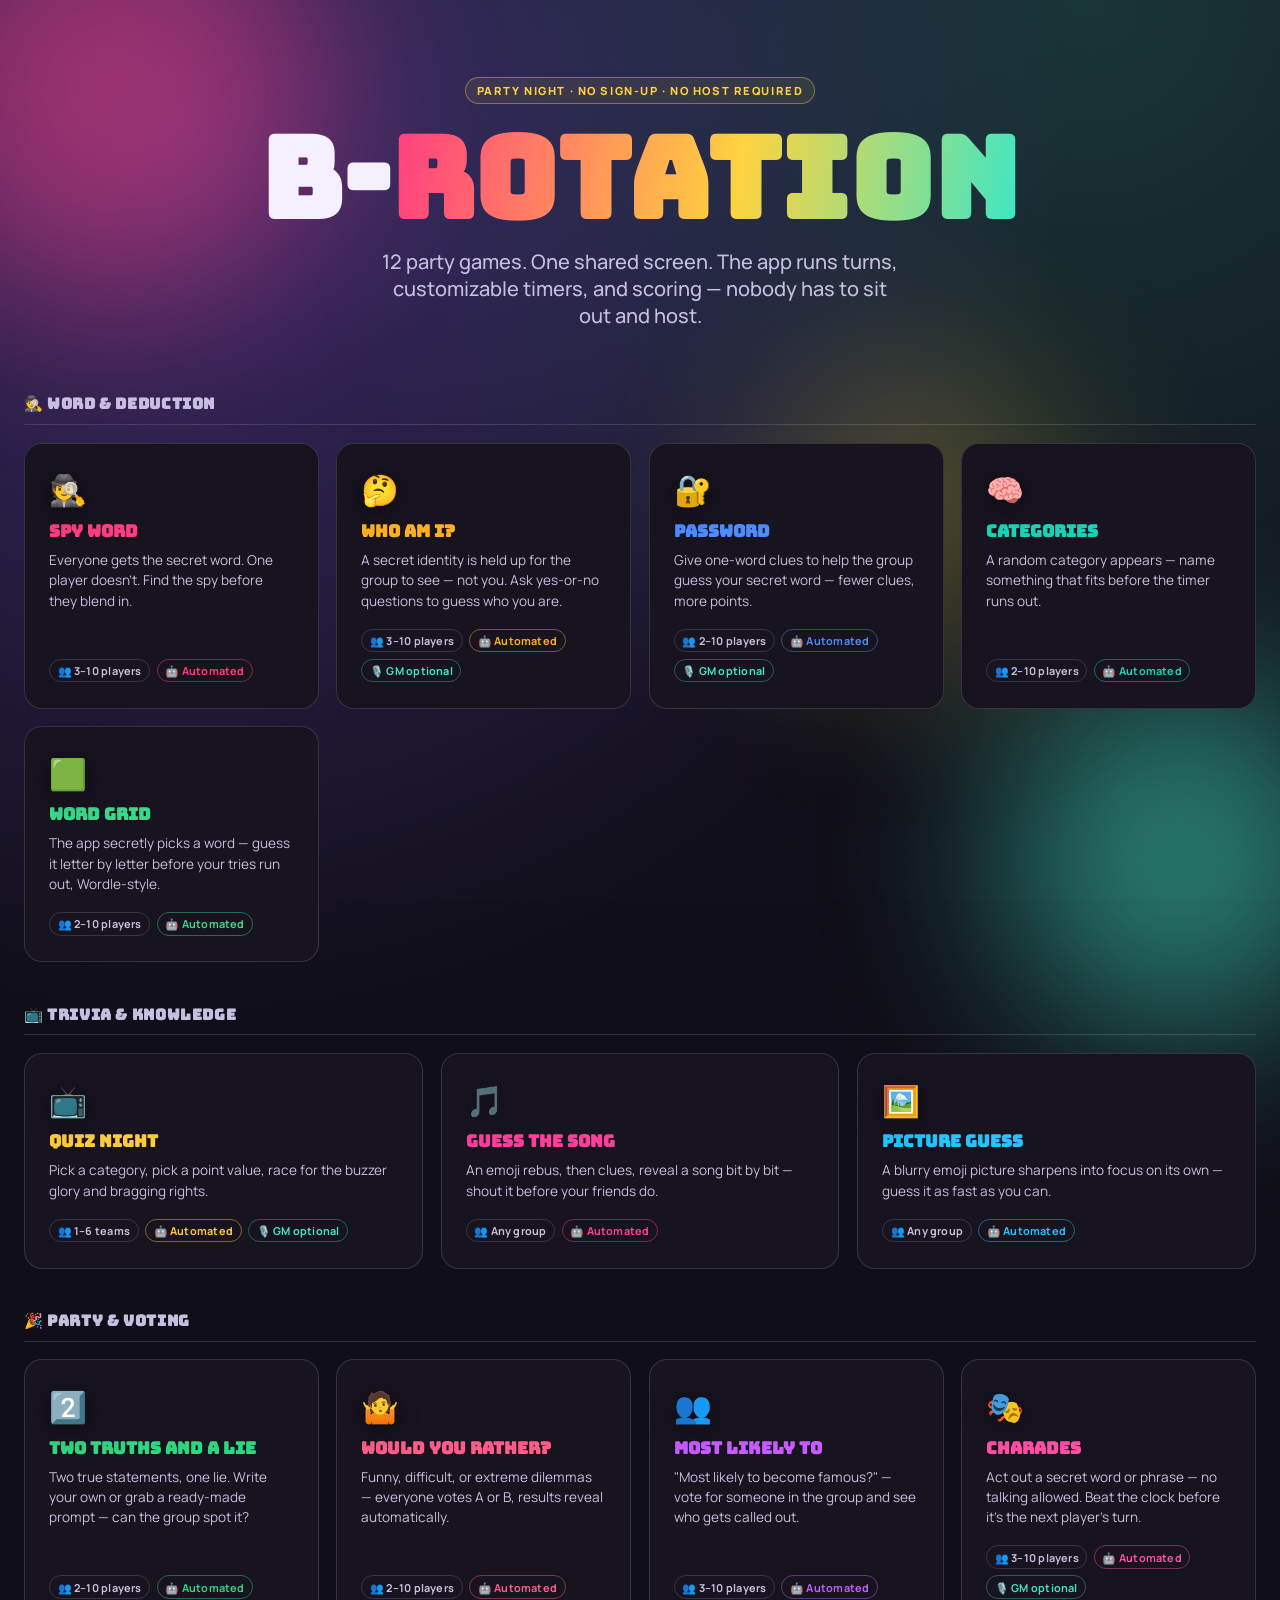
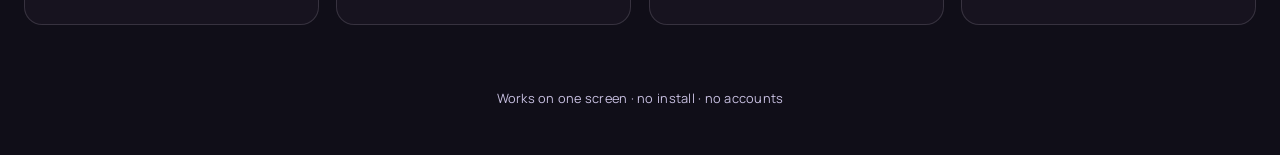
<file: index.html>
<!DOCTYPE html>
<html lang="en">
<head>
<meta charset="UTF-8">
<meta name="viewport" content="width=device-width, initial-scale=1.0">
<title>B-Rotation Party Night</title>
<link rel="icon" href="data:image/svg+xml,<svg xmlns=%22http://www.w3.org/2000/svg%22 viewBox=%220 0 100 100%22><text y=%22.9em%22 font-size=%2290%22>🎉</text></svg>">
<link rel="preconnect" href="https://fonts.googleapis.com">
<link rel="preconnect" href="https://fonts.gstatic.com" crossorigin>
<link href="https://fonts.googleapis.com/css2?family=Bungee&family=Manrope:wght@400;500;700;800&display=swap" rel="stylesheet">
<link rel="stylesheet" href="css/style.css">
</head>
<body>

<div class="noise-overlay"></div>
<div class="glow glow-a"></div>
<div class="glow glow-b"></div>
<div class="glow glow-c"></div>

<main class="home">
  <header class="home-header">
    <div class="badge">PARTY NIGHT &middot; NO SIGN-UP &middot; NO HOST REQUIRED</div>
    <h1 class="home-title">
      <span class="line line-1">B-</span><span class="line line-2">ROTATION</span>
    </h1>
    <p class="home-tagline">12 party games. One shared screen. The app runs turns, customizable timers, and scoring &mdash; nobody has to sit out and host.</p>
  </header>

  <section class="game-groups">

    <div class="game-group">
      <h2 class="game-group-label">🕵️ Word &amp; Deduction</h2>
      <div class="game-grid">
        <a class="game-card" href="spy.html" style="--card-accent:#ff3d81">
          <span class="card-icon" aria-hidden="true">🕵️</span>
          <h3 class="card-title">Spy Word</h3>
          <p class="card-desc">Everyone gets the secret word. One player doesn't. Find the spy before they blend in.</p>
          <div class="card-meta">
            <span class="meta-chip">👥 3&ndash;10 players</span>
            <span class="meta-chip meta-auto">🤖 Automated</span>
          </div>
        </a>

        <a class="game-card" href="whoami.html" style="--card-accent:#ffb020">
          <span class="card-icon" aria-hidden="true">🤔</span>
          <h3 class="card-title">Who Am I?</h3>
          <p class="card-desc">A secret identity is held up for the group to see &mdash; not you. Ask yes-or-no questions to guess who you are.</p>
          <div class="card-meta">
            <span class="meta-chip">👥 3&ndash;10 players</span>
            <span class="meta-chip meta-auto">🤖 Automated</span>
            <span class="meta-chip meta-gm">🎙️ GM optional</span>
          </div>
        </a>

        <a class="game-card" href="password.html" style="--card-accent:#4d8cff">
          <span class="card-icon" aria-hidden="true">🔐</span>
          <h3 class="card-title">Password</h3>
          <p class="card-desc">Give one-word clues to help the group guess your secret word &mdash; fewer clues, more points.</p>
          <div class="card-meta">
            <span class="meta-chip">👥 2&ndash;10 players</span>
            <span class="meta-chip meta-auto">🤖 Automated</span>
            <span class="meta-chip meta-gm">🎙️ GM optional</span>
          </div>
        </a>

        <a class="game-card" href="categories.html" style="--card-accent:#17d4b8">
          <span class="card-icon" aria-hidden="true">🧠</span>
          <h3 class="card-title">Categories</h3>
          <p class="card-desc">A random category appears &mdash; name something that fits before the timer runs out.</p>
          <div class="card-meta">
            <span class="meta-chip">👥 2&ndash;10 players</span>
            <span class="meta-chip meta-auto">🤖 Automated</span>
          </div>
        </a>

        <a class="game-card" href="wordgrid.html" style="--card-accent:#39d98a">
          <span class="card-icon" aria-hidden="true">🟩</span>
          <h3 class="card-title">Word Grid</h3>
          <p class="card-desc">The app secretly picks a word &mdash; guess it letter by letter before your tries run out, Wordle-style.</p>
          <div class="card-meta">
            <span class="meta-chip">👥 2&ndash;10 players</span>
            <span class="meta-chip meta-auto">🤖 Automated</span>
          </div>
        </a>
      </div>
    </div>

    <div class="game-group">
      <h2 class="game-group-label">📺 Trivia &amp; Knowledge</h2>
      <div class="game-grid">
        <a class="game-card" href="quiz.html" style="--card-accent:#ffcb3c">
          <span class="card-icon" aria-hidden="true">📺</span>
          <h3 class="card-title">Quiz Night</h3>
          <p class="card-desc">Pick a category, pick a point value, race for the buzzer glory and bragging rights.</p>
          <div class="card-meta">
            <span class="meta-chip">👥 1&ndash;6 teams</span>
            <span class="meta-chip meta-auto">🤖 Automated</span>
            <span class="meta-chip meta-gm">🎙️ GM optional</span>
          </div>
        </a>

        <a class="game-card" href="guessthesong.html" style="--card-accent:#ff3d9a">
          <span class="card-icon" aria-hidden="true">🎵</span>
          <h3 class="card-title">Guess the Song</h3>
          <p class="card-desc">An emoji rebus, then clues, reveal a song bit by bit &mdash; shout it before your friends do.</p>
          <div class="card-meta">
            <span class="meta-chip">👥 Any group</span>
            <span class="meta-chip meta-auto">🤖 Automated</span>
          </div>
        </a>

        <a class="game-card" href="pictureguess.html" style="--card-accent:#22c5ff">
          <span class="card-icon" aria-hidden="true">🖼️</span>
          <h3 class="card-title">Picture Guess</h3>
          <p class="card-desc">A blurry emoji picture sharpens into focus on its own &mdash; guess it as fast as you can.</p>
          <div class="card-meta">
            <span class="meta-chip">👥 Any group</span>
            <span class="meta-chip meta-auto">🤖 Automated</span>
          </div>
        </a>
      </div>
    </div>

    <div class="game-group">
      <h2 class="game-group-label">🎉 Party &amp; Voting</h2>
      <div class="game-grid">
        <a class="game-card" href="twotruths.html" style="--card-accent:#2fd67f">
          <span class="card-icon" aria-hidden="true">2️⃣</span>
          <h3 class="card-title">Two Truths and a Lie</h3>
          <p class="card-desc">Two true statements, one lie. Write your own or grab a ready-made prompt &mdash; can the group spot it?</p>
          <div class="card-meta">
            <span class="meta-chip">👥 2&ndash;10 players</span>
            <span class="meta-chip meta-auto">🤖 Automated</span>
          </div>
        </a>

        <a class="game-card" href="wouldurather.html" style="--card-accent:#ff5c8a">
          <span class="card-icon" aria-hidden="true">🤷</span>
          <h3 class="card-title">Would You Rather?</h3>
          <p class="card-desc">Funny, difficult, or extreme dilemmas &mdash; everyone votes A or B, results reveal automatically.</p>
          <div class="card-meta">
            <span class="meta-chip">👥 2&ndash;10 players</span>
            <span class="meta-chip meta-auto">🤖 Automated</span>
          </div>
        </a>

        <a class="game-card" href="mostlikely.html" style="--card-accent:#c65cff">
          <span class="card-icon" aria-hidden="true">👥</span>
          <h3 class="card-title">Most Likely To</h3>
          <p class="card-desc">"Most likely to become famous?" &mdash; vote for someone in the group and see who gets called out.</p>
          <div class="card-meta">
            <span class="meta-chip">👥 3&ndash;10 players</span>
            <span class="meta-chip meta-auto">🤖 Automated</span>
          </div>
        </a>

        <a class="game-card" href="charades.html" style="--card-accent:#ff4fa3">
          <span class="card-icon" aria-hidden="true">🎭</span>
          <h3 class="card-title">Charades</h3>
          <p class="card-desc">Act out a secret word or phrase &mdash; no talking allowed. Beat the clock before it's the next player's turn.</p>
          <div class="card-meta">
            <span class="meta-chip">👥 3&ndash;10 players</span>
            <span class="meta-chip meta-auto">🤖 Automated</span>
            <span class="meta-chip meta-gm">🎙️ GM optional</span>
          </div>
        </a>
      </div>
    </div>

  </section>

  <footer class="home-footer">Works on one screen &middot; no install &middot; no accounts</footer>
</main>

</body>
</html>
</file>
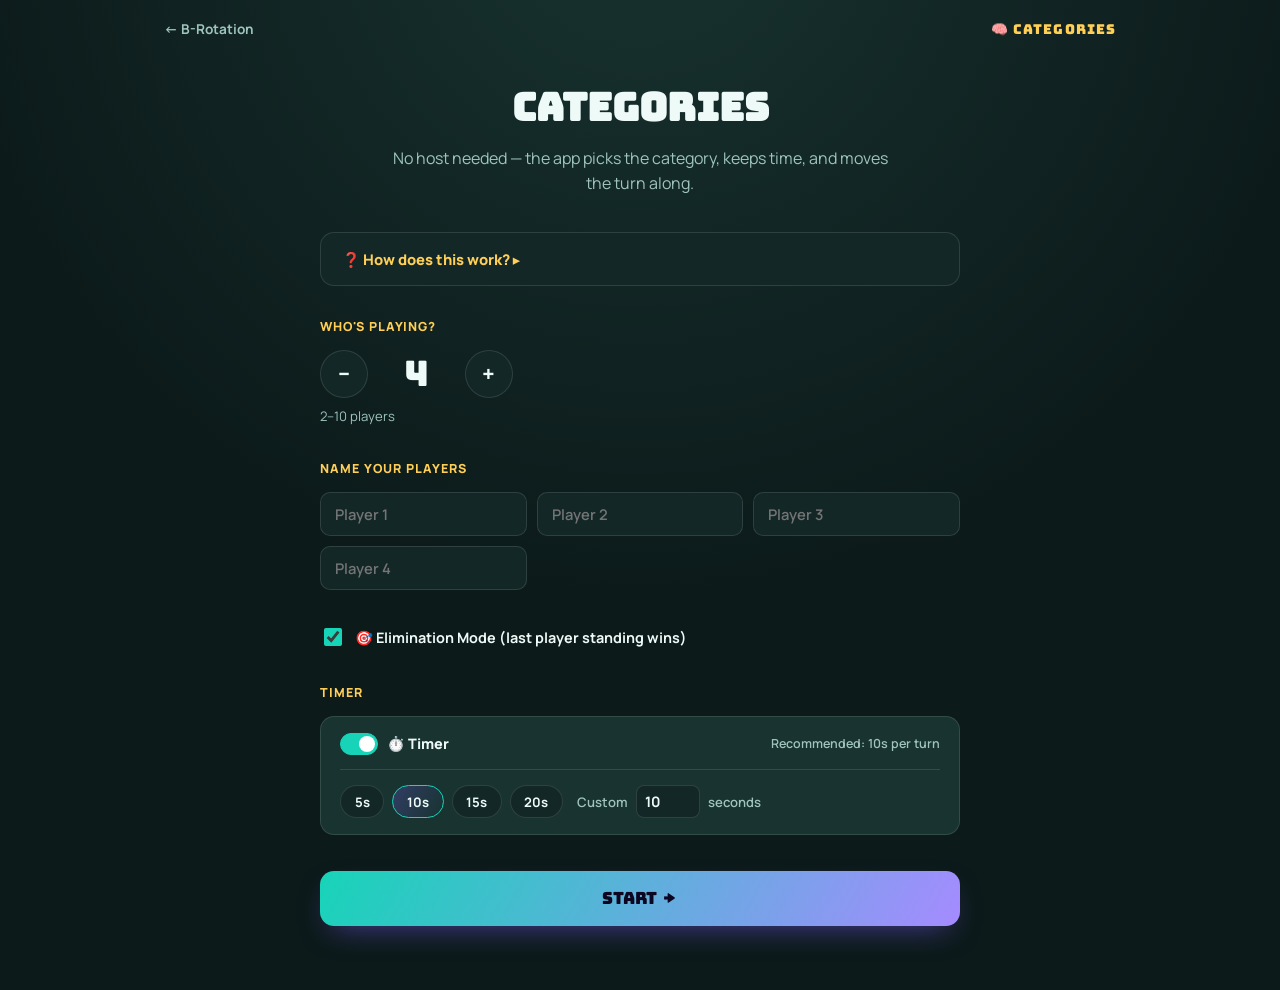
<file: categories.html>
<!DOCTYPE html>
<html lang="en">
<head>
<meta charset="UTF-8">
<meta name="viewport" content="width=device-width, initial-scale=1.0">
<title>Categories &mdash; B-Rotation</title>
<link rel="icon" href="data:image/svg+xml,<svg xmlns=%22http://www.w3.org/2000/svg%22 viewBox=%220 0 100 100%22><text y=%22.9em%22 font-size=%2290%22>🧠</text></svg>">
<link rel="preconnect" href="https://fonts.googleapis.com">
<link rel="preconnect" href="https://fonts.gstatic.com" crossorigin>
<link href="https://fonts.googleapis.com/css2?family=Bungee&family=Manrope:wght@400;500;700;800&display=swap" rel="stylesheet">
<link rel="stylesheet" href="css/party.css">
<link rel="stylesheet" href="css/categories.css">
<link rel="stylesheet" href="css/timer.css">
</head>
<body>

<header class="topbar">
  <a href="index.html" class="back-link">&larr; B-Rotation</a>
  <span class="topbar-title">🧠 CATEGORIES</span>
</header>

<main class="wrap">

  <!-- SETUP -->
  <section id="screen-setup" class="screen active">
    <h1 class="screen-title">Categories</h1>
    <p class="screen-sub">No host needed &mdash; the app picks the category, keeps time, and moves the turn along.</p>

    <details class="how-to-play">
      <summary>❓ How does this work?</summary>
      <ol>
        <li>Add your players and tap <strong>Start</strong> &mdash; a random category appears.</li>
        <li>Going in turn order, each player names something in that category before the timer runs out.</li>
        <li>Tap <strong>Nailed It!</strong> once they say something, or <strong>Stuck / Repeated</strong> if they can't &mdash; the group self-referees, the app just keeps the pace.</li>
        <li>In Elimination Mode, getting stuck knocks you out &mdash; last player standing wins. Turn it off for a casual, no-pressure round.</li>
      </ol>
    </details>

    <div class="block">
      <h2 class="block-label">Who's playing?</h2>
      <div class="stepper">
        <button type="button" id="count-minus" class="stepper-btn" aria-label="Decrease player count">&minus;</button>
        <span id="count-display" class="stepper-count">4</span>
        <button type="button" id="count-plus" class="stepper-btn" aria-label="Increase player count">&plus;</button>
      </div>
      <p class="stepper-hint">2&ndash;10 players</p>
    </div>

    <div class="block">
      <h2 class="block-label">Name your players</h2>
      <div id="names-grid" class="names-grid"></div>
    </div>

    <div class="block">
      <label class="toggle-check">
        <input type="checkbox" id="elimination-toggle" checked>
        <span>🎯 Elimination Mode (last player standing wins)</span>
      </label>
    </div>

    <div class="block">
      <h2 class="block-label">Timer</h2>
      <div id="timer-setup"></div>
    </div>

    <button type="button" id="btn-start" class="btn-primary">Start &rarr;</button>
  </section>

  <!-- PLAY -->
  <section id="screen-play" class="screen">
    <p class="cat-banner">🧠 Category: <span id="category-name">Food</span></p>
    <p id="turn-status" class="turn-banner">Player 1's turn!</p>
    <div id="game-timer" class="timer-mount"></div>

    <div class="reveal-card cat-card">
      <p class="reveal-footnote">Say something that fits the category out loud!</p>
    </div>

    <div class="btn-row">
      <button type="button" id="btn-nailed-it" class="btn-primary">✅ Nailed It!</button>
      <button type="button" id="btn-stuck" class="btn-secondary">❌ Stuck / Repeated</button>
    </div>
    <div class="btn-row cat-secondary-actions">
      <button type="button" id="btn-new-category" class="btn-secondary">🔄 New Category</button>
      <button type="button" id="btn-end-round" class="btn-secondary">🏁 End Round</button>
    </div>
  </section>

  <!-- SUMMARY -->
  <section id="screen-summary" class="screen">
    <span class="big-icon">🏆</span>
    <h1 class="screen-title" id="summary-title">Round Complete!</h1>
    <p class="screen-sub" id="summary-text">Great round.</p>
    <div class="btn-row">
      <button type="button" id="btn-play-again" class="btn-primary">Play Again</button>
      <button type="button" id="btn-new-game" class="btn-secondary">New Game</button>
    </div>
  </section>

</main>

<script src="js/shared.js"></script>
<script src="js/data-categories.js"></script>
<script src="js/categories.js"></script>
</body>
</html>
</file>
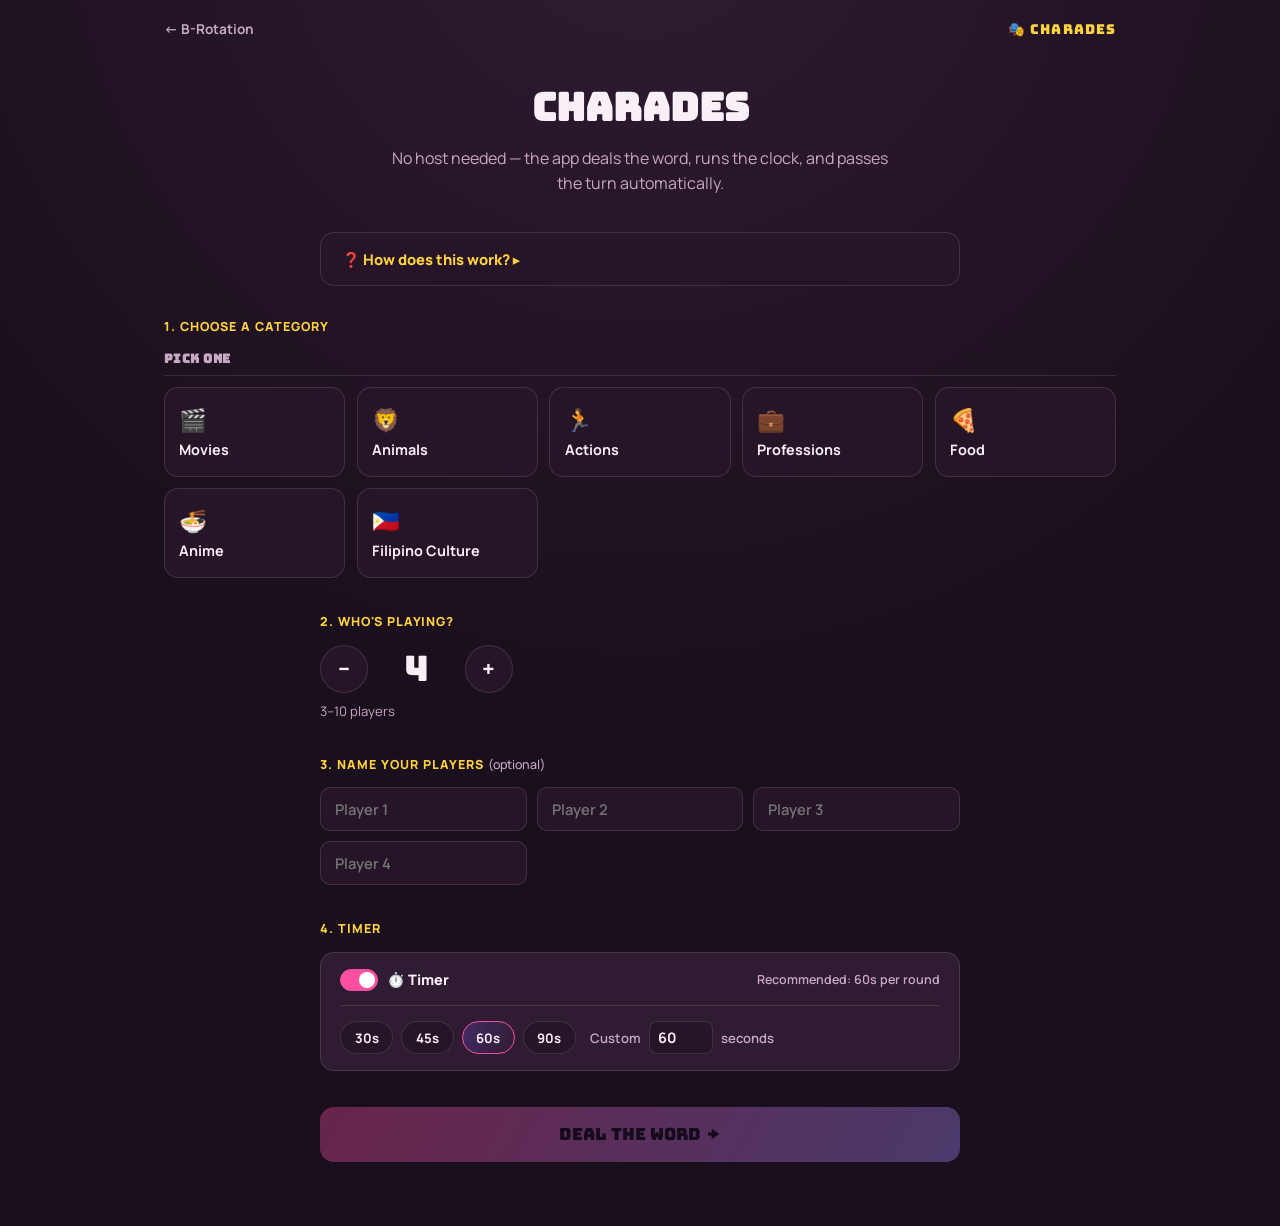
<file: charades.html>
<!DOCTYPE html>
<html lang="en">
<head>
<meta charset="UTF-8">
<meta name="viewport" content="width=device-width, initial-scale=1.0">
<title>Charades &mdash; B-Rotation</title>
<link rel="icon" href="data:image/svg+xml,<svg xmlns=%22http://www.w3.org/2000/svg%22 viewBox=%220 0 100 100%22><text y=%22.9em%22 font-size=%2290%22>🎭</text></svg>">
<link rel="preconnect" href="https://fonts.googleapis.com">
<link rel="preconnect" href="https://fonts.gstatic.com" crossorigin>
<link href="https://fonts.googleapis.com/css2?family=Bungee&family=Manrope:wght@400;500;700;800&display=swap" rel="stylesheet">
<link rel="stylesheet" href="css/party.css">
<link rel="stylesheet" href="css/charades.css">
<link rel="stylesheet" href="css/timer.css">
<link rel="stylesheet" href="css/tiebreaker.css">
</head>
<body>

<header class="topbar">
  <a href="index.html" class="back-link">&larr; B-Rotation</a>
  <span class="topbar-title">🎭 CHARADES</span>
</header>

<main class="wrap">

  <!-- SETUP -->
  <section id="screen-setup" class="screen active">
    <h1 class="screen-title">Charades</h1>
    <p class="screen-sub">No host needed &mdash; the app deals the word, runs the clock, and passes the turn automatically.</p>

    <details class="how-to-play">
      <summary>❓ How does this work?</summary>
      <ol>
        <li>Pick a category and add your players, then tap <strong>Start</strong>.</li>
        <li>Each turn, one player privately sees a secret word or phrase and acts it out &mdash; no talking!</li>
        <li>The group shouts out guesses. Anyone taps <strong>Correct!</strong> the moment it's guessed.</li>
        <li>If time runs out first, tap <strong>Skip</strong> and the next player goes.</li>
        <li>Correct rounds score a point for the actor &mdash; totally optional, just for fun.</li>
      </ol>
    </details>

    <div class="block block-wide">
      <h2 class="block-label">1. Choose a category</h2>
      <div id="category-grid" class="theme-grid"></div>
    </div>

    <div class="block">
      <h2 class="block-label">2. Who's playing?</h2>
      <div class="stepper">
        <button type="button" id="count-minus" class="stepper-btn" aria-label="Decrease player count">&minus;</button>
        <span id="count-display" class="stepper-count">4</span>
        <button type="button" id="count-plus" class="stepper-btn" aria-label="Increase player count">&plus;</button>
      </div>
      <p class="stepper-hint">3&ndash;10 players</p>
    </div>

    <div class="block">
      <h2 class="block-label">3. Name your players <span class="optional">(optional)</span></h2>
      <div id="names-grid" class="names-grid"></div>
    </div>

    <div class="block">
      <h2 class="block-label">4. Timer</h2>
      <div id="timer-setup"></div>
    </div>

    <button type="button" id="btn-start" class="btn-primary" disabled>Deal the Word &rarr;</button>
  </section>

  <!-- PASS -->
  <section id="screen-pass" class="screen">
    <p id="prev-result" class="turn-banner hidden"></p>
    <div class="pass-card">
      <span class="pass-icon">🎭</span>
      <h1 class="pass-title">Pass the device to</h1>
      <p id="pass-name" class="pass-name">Player 1</p>
      <p class="pass-hint">Get ready to act &mdash; nobody else should see the word!</p>
      <button type="button" id="btn-reveal" class="btn-primary">Tap to Reveal My Word</button>
    </div>
  </section>

  <!-- ACTING -->
  <section id="screen-act" class="screen">
    <p class="screen-sub"><span id="actor-name">Player 1</span>, act this out &mdash; no talking or spelling!</p>
    <div id="game-timer" class="timer-mount"></div>
    <div class="reveal-card">
      <span class="reveal-label">ACT THIS OUT</span>
      <p class="reveal-text" id="word-text">Word</p>
    </div>
    <div class="btn-row">
      <button type="button" id="btn-correct" class="btn-primary">✅ Correct!</button>
      <button type="button" id="btn-skip" class="btn-secondary">⏭️ Skip</button>
    </div>
  </section>

  <!-- SUMMARY -->
  <section id="screen-summary" class="screen">
    <span class="big-icon">🏁</span>
    <h1 class="screen-title">Nice Acting!</h1>
    <p class="screen-sub">Here's how everyone scored.</p>
    <div id="final-scores" class="results-list"></div>
    <div class="btn-row">
      <button type="button" id="btn-play-again" class="btn-primary">Play Again</button>
      <button type="button" id="btn-new-game" class="btn-secondary">New Game</button>
    </div>
  </section>

  <!-- TIE-BREAKER -->
  <section id="screen-tiebreak" class="screen">
    <span class="big-icon">⚔️</span>
    <h1 class="screen-title">It's a Tie!</h1>
    <div id="tiebreak-mount"></div>
  </section>

</main>

<script src="js/shared.js"></script>
<script src="js/data-charades.js"></script>
<script src="js/data-tiebreaker.js"></script>
<script src="js/tiebreaker.js"></script>
<script src="js/charades.js"></script>
</body>
</html>
</file>
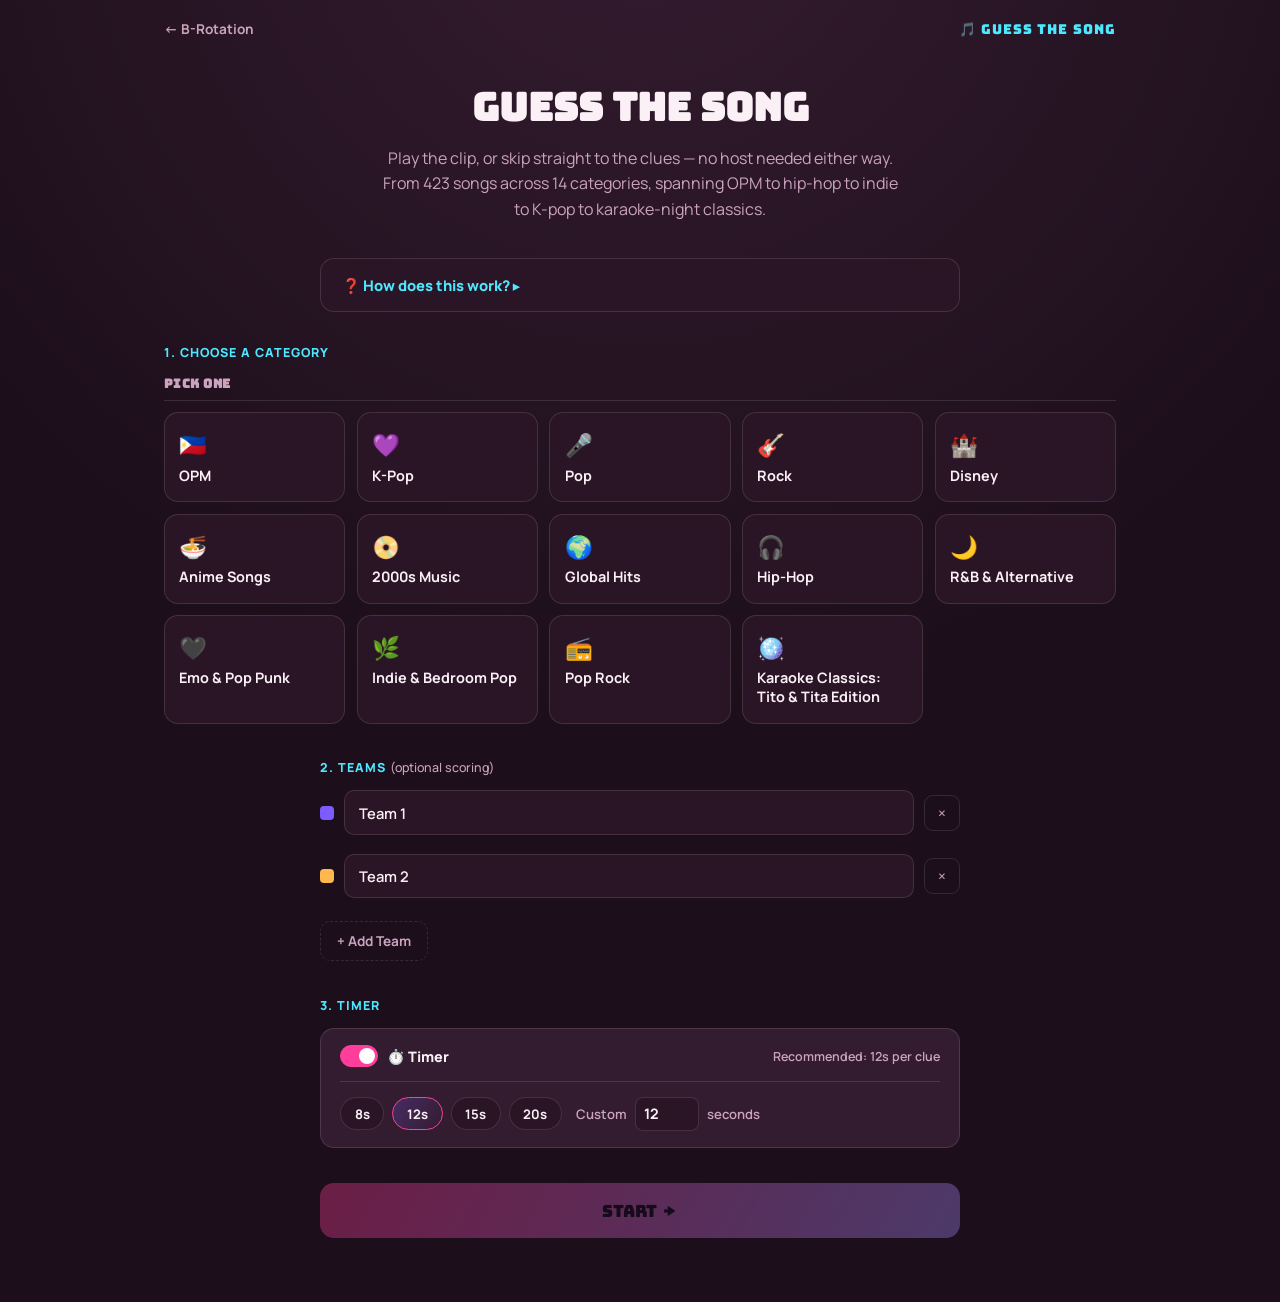
<file: guessthesong.html>
<!DOCTYPE html>
<html lang="en">
<head>
<meta charset="UTF-8">
<meta name="viewport" content="width=device-width, initial-scale=1.0">
<title>Guess the Song &mdash; B-Rotation</title>
<link rel="icon" href="data:image/svg+xml,<svg xmlns=%22http://www.w3.org/2000/svg%22 viewBox=%220 0 100 100%22><text y=%22.9em%22 font-size=%2290%22>🎵</text></svg>">
<link rel="preconnect" href="https://fonts.googleapis.com">
<link rel="preconnect" href="https://fonts.gstatic.com" crossorigin>
<link href="https://fonts.googleapis.com/css2?family=Bungee&family=Manrope:wght@400;500;700;800&display=swap" rel="stylesheet">
<link rel="stylesheet" href="css/party.css">
<link rel="stylesheet" href="css/guessthesong.css">
<link rel="stylesheet" href="css/timer.css">
<link rel="stylesheet" href="css/tiebreaker.css">
</head>
<body>

<header class="topbar">
  <a href="index.html" class="back-link">&larr; B-Rotation</a>
  <span class="topbar-title">🎵 GUESS THE SONG</span>
</header>

<main class="wrap">

  <!-- SETUP -->
  <section id="screen-setup" class="screen active">
    <h1 class="screen-title">Guess the Song</h1>
    <p class="screen-sub">Play the clip, or skip straight to the clues &mdash; no host needed either way. From 423 songs across 14 categories, spanning OPM to hip-hop to indie to K-pop to karaoke-night classics.</p>

    <details class="how-to-play">
      <summary>❓ How does this work?</summary>
      <ol>
        <li>Pick a category and add teams (optional &mdash; skip scoring if you just want to play for fun), then tap <strong>Start</strong>.</li>
        <li>An emoji clue appears first. Shout the song the moment you know it!</li>
        <li>More clues reveal over time &mdash; a description, then an artist/era hint &mdash; getting easier as it goes.</li>
        <li>Tap <strong>Reveal Answer</strong> anytime, award that song's points (100&ndash;500, harder songs are worth more) to whoever got it, and move on.</li>
        <li>Songs with a 🎧 clip available can be played right in the browser &mdash; audio only until the answer's revealed, then the full video unlocks.</li>
      </ol>
    </details>

    <div class="block block-wide">
      <h2 class="block-label">1. Choose a category</h2>
      <div id="category-grid" class="theme-grid"></div>
    </div>

    <div class="block">
      <h2 class="block-label">2. Teams <span class="optional">(optional scoring)</span></h2>
      <div id="teams-setup" class="teams-setup"></div>
      <button type="button" id="btn-add-team" class="btn-add-team">+ Add Team</button>
    </div>

    <div class="block">
      <h2 class="block-label">3. Timer</h2>
      <div id="timer-setup"></div>
    </div>

    <button type="button" id="btn-start" class="btn-primary" disabled>Start &rarr;</button>
  </section>

  <!-- PLAY -->
  <section id="screen-play" class="screen">
    <div id="scoreboard" class="scoreboard"></div>
    <p class="cat-banner">🎵 <span id="category-label">OPM</span></p>
    <span id="point-value-badge" class="point-badge">💰 100 PTS</span>
    <div id="game-timer" class="timer-mount"></div>

    <div class="reveal-card song-card">
      <span class="reveal-label" id="clue-count-label">CLUE 1 OF 3</span>
      <div id="clue-list" class="clue-list"></div>
    </div>

    <div id="clip-player" class="clip-player hidden" data-state="compact">
      <div class="clip-frame-wrap">
        <div id="clip-yt-mount" class="clip-yt-mount"></div>
      </div>
      <div class="clip-controls-bar">
        <span id="clip-badge" class="clip-badge">🎧 Clip available</span>
        <div class="clip-btns">
          <button type="button" id="btn-clip-play" class="clip-btn" disabled>⏳ Loading…</button>
          <button type="button" id="btn-clip-pause" class="clip-btn hidden">⏸️ Pause</button>
          <button type="button" id="btn-clip-replay" class="clip-btn" disabled>↺ Replay</button>
        </div>
        <div id="clip-progress" class="clip-progress hidden">
          <div id="clip-progress-fill" class="clip-progress-fill"></div>
        </div>
      </div>
      <p id="clip-fallback" class="clip-fallback hidden">🔇 This clip can't play here — no worries, keep going with the clues!</p>
    </div>

    <div id="answer-block" class="answer-block hidden">
      <span class="a-label">Answer</span>
      <p class="a-text" id="answer-text">Song — Artist</p>
    </div>

    <button type="button" id="btn-next-clue" class="btn-primary">🔓 Reveal Next Clue</button>
    <button type="button" id="btn-reveal-answer" class="btn-secondary song-reveal-btn">💡 Reveal Answer</button>

    <div id="award-row" class="award-row hidden"></div>
    <button type="button" id="btn-next-song" class="btn-primary hidden">Next Song &rarr;</button>

    <button type="button" id="btn-end-session" class="btn-secondary song-end">🏁 End Session</button>
  </section>

  <!-- SUMMARY -->
  <section id="screen-summary" class="screen">
    <span class="big-icon">🏁</span>
    <h1 class="screen-title">Session Complete!</h1>
    <p class="screen-sub" id="summary-text">You made it through 0 songs.</p>
    <div id="final-scores" class="results-list"></div>
    <div class="btn-row">
      <button type="button" id="btn-play-again" class="btn-primary">Play Again</button>
      <button type="button" id="btn-new-game" class="btn-secondary">New Game</button>
    </div>
  </section>

  <!-- TIE-BREAKER -->
  <section id="screen-tiebreak" class="screen">
    <span class="big-icon">⚔️</span>
    <h1 class="screen-title">It's a Tie!</h1>
    <div id="tiebreak-mount"></div>
  </section>

  <!-- THEME COMPLETE -->
  <section id="screen-theme-complete" class="screen">
    <span class="big-icon">🎉</span>
    <h1 class="screen-title">Theme Complete!</h1>
    <p class="screen-sub" id="theme-complete-message"></p>
    <div class="results-block">
      <div id="theme-complete-stats" class="theme-stats"></div>
      <div id="theme-complete-scores" class="results-list"></div>
    </div>
    <div class="btn-row">
      <button type="button" id="btn-restart-theme" class="btn-primary">Restart Theme</button>
      <button type="button" id="btn-new-theme" class="btn-secondary">New Theme</button>
    </div>
  </section>

</main>

<script src="js/shared.js"></script>
<script src="js/data-guessthesong.js"></script>
<script src="js/data-tiebreaker.js"></script>
<script src="js/tiebreaker.js"></script>
<script src="js/guessthesong.js"></script>
</body>
</html>
</file>
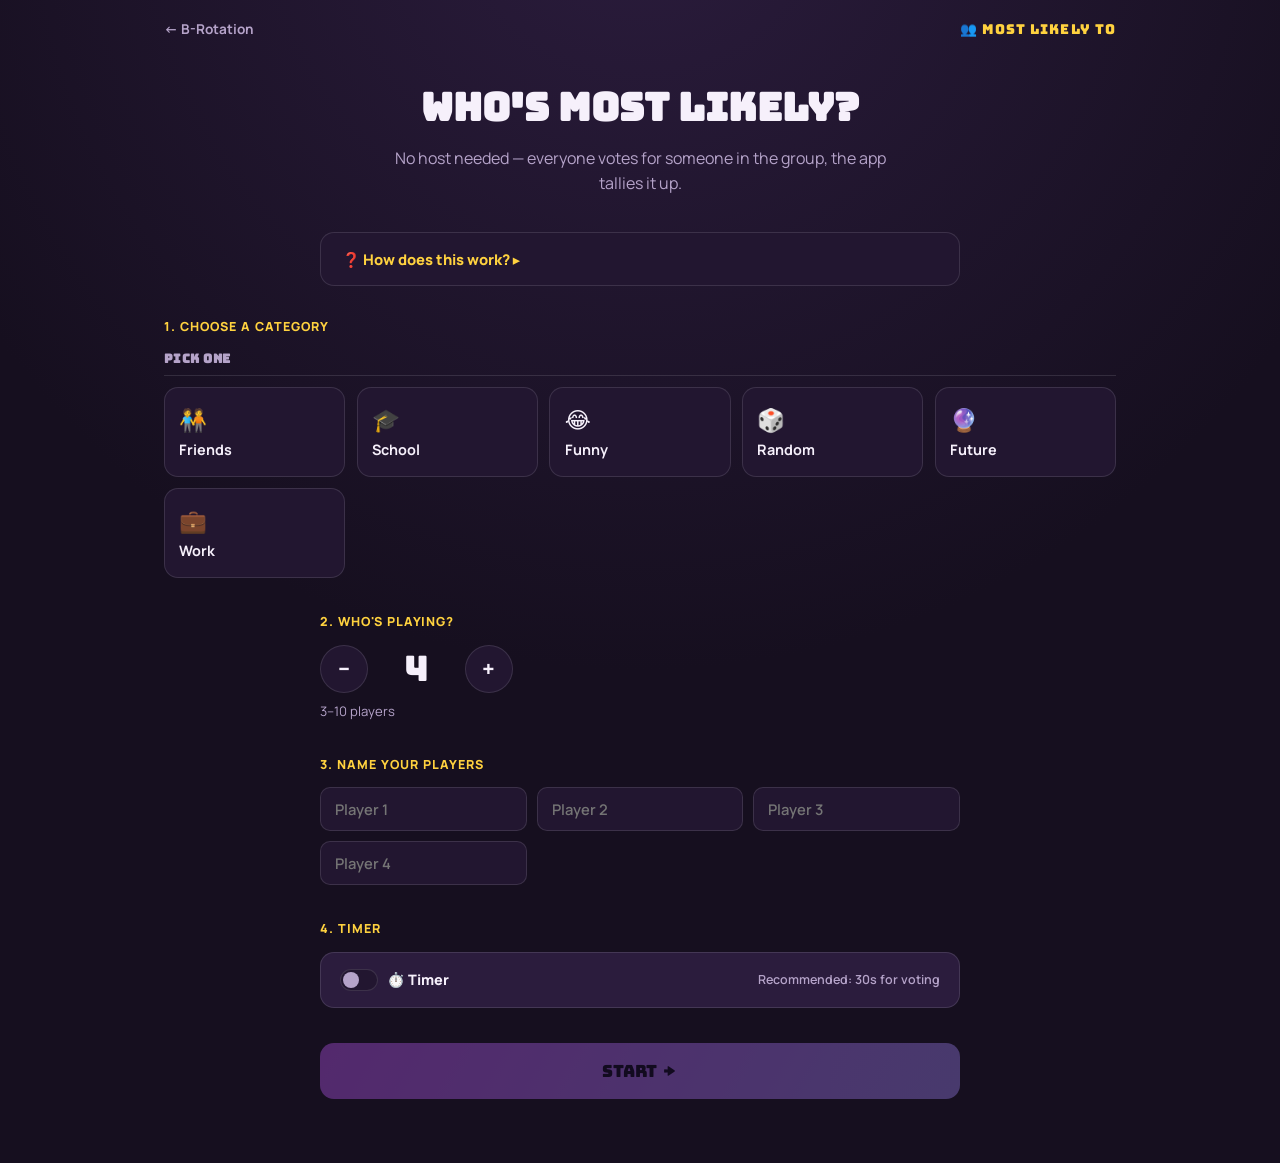
<file: mostlikely.html>
<!DOCTYPE html>
<html lang="en">
<head>
<meta charset="UTF-8">
<meta name="viewport" content="width=device-width, initial-scale=1.0">
<title>Most Likely To &mdash; B-Rotation</title>
<link rel="icon" href="data:image/svg+xml,<svg xmlns=%22http://www.w3.org/2000/svg%22 viewBox=%220 0 100 100%22><text y=%22.9em%22 font-size=%2290%22>👥</text></svg>">
<link rel="preconnect" href="https://fonts.googleapis.com">
<link rel="preconnect" href="https://fonts.gstatic.com" crossorigin>
<link href="https://fonts.googleapis.com/css2?family=Bungee&family=Manrope:wght@400;500;700;800&display=swap" rel="stylesheet">
<link rel="stylesheet" href="css/party.css">
<link rel="stylesheet" href="css/mostlikely.css">
<link rel="stylesheet" href="css/timer.css">
</head>
<body>

<header class="topbar">
  <a href="index.html" class="back-link">&larr; B-Rotation</a>
  <span class="topbar-title">👥 MOST LIKELY TO</span>
</header>

<main class="wrap">

  <!-- SETUP -->
  <section id="screen-setup" class="screen active">
    <h1 class="screen-title">Who's Most Likely?</h1>
    <p class="screen-sub">No host needed &mdash; everyone votes for someone in the group, the app tallies it up.</p>

    <details class="how-to-play">
      <summary>❓ How does this work?</summary>
      <ol>
        <li>Pick a category and add your players (at least 3), then tap <strong>Start</strong>.</li>
        <li>A question appears, like "Most likely to become famous?" Each player taps who they'd vote for &mdash; in turn.</li>
        <li>Once everyone's voted, the results reveal automatically, ranked by votes.</li>
        <li>Tap <strong>Next Question</strong> to keep going, or <strong>Skip</strong> anytime.</li>
      </ol>
    </details>

    <div class="block block-wide">
      <h2 class="block-label">1. Choose a category</h2>
      <div id="category-grid" class="theme-grid"></div>
    </div>

    <div class="block">
      <h2 class="block-label">2. Who's playing?</h2>
      <div class="stepper">
        <button type="button" id="count-minus" class="stepper-btn" aria-label="Decrease player count">&minus;</button>
        <span id="count-display" class="stepper-count">4</span>
        <button type="button" id="count-plus" class="stepper-btn" aria-label="Increase player count">&plus;</button>
      </div>
      <p class="stepper-hint">3&ndash;10 players</p>
    </div>

    <div class="block">
      <h2 class="block-label">3. Name your players</h2>
      <div id="names-grid" class="names-grid"></div>
    </div>

    <div class="block">
      <h2 class="block-label">4. Timer</h2>
      <div id="timer-setup"></div>
    </div>

    <button type="button" id="btn-start" class="btn-primary" disabled>Start &rarr;</button>
  </section>

  <!-- PLAY -->
  <section id="screen-play" class="screen">
    <p id="vote-status" class="turn-banner">🗳️ Player 1, cast your vote!</p>
    <div id="game-timer" class="timer-mount"></div>

    <div id="vote-view">
      <div class="mlt-card">
        <p class="mlt-question">Most likely to <span id="prompt-text">become famous</span>?</p>
        <div id="vote-options" class="mlt-vote-grid"></div>
      </div>
    </div>

    <div id="results-view" class="hidden">
      <div class="mlt-card">
        <p class="mlt-question">Most likely to <span id="result-prompt-text">become famous</span>?</p>
        <div id="results-list" class="results-list"></div>
      </div>
      <button type="button" id="btn-next-question" class="btn-primary">Next Question &rarr;</button>
    </div>

    <div class="btn-row mlt-actions">
      <button type="button" id="btn-skip" class="btn-secondary">Skip</button>
      <button type="button" id="btn-end-session" class="btn-secondary">🏁 End Session</button>
    </div>
  </section>

  <!-- SUMMARY -->
  <section id="screen-summary" class="screen">
    <span class="big-icon">🏁</span>
    <h1 class="screen-title">Session Complete!</h1>
    <p class="screen-sub" id="summary-text">You made it through 0 questions.</p>
    <div class="btn-row">
      <button type="button" id="btn-play-again" class="btn-primary">Play Again</button>
      <button type="button" id="btn-new-game" class="btn-secondary">New Game</button>
    </div>
  </section>

</main>

<script src="js/shared.js"></script>
<script src="js/data-mostlikely.js"></script>
<script src="js/mostlikely.js"></script>
</body>
</html>
</file>
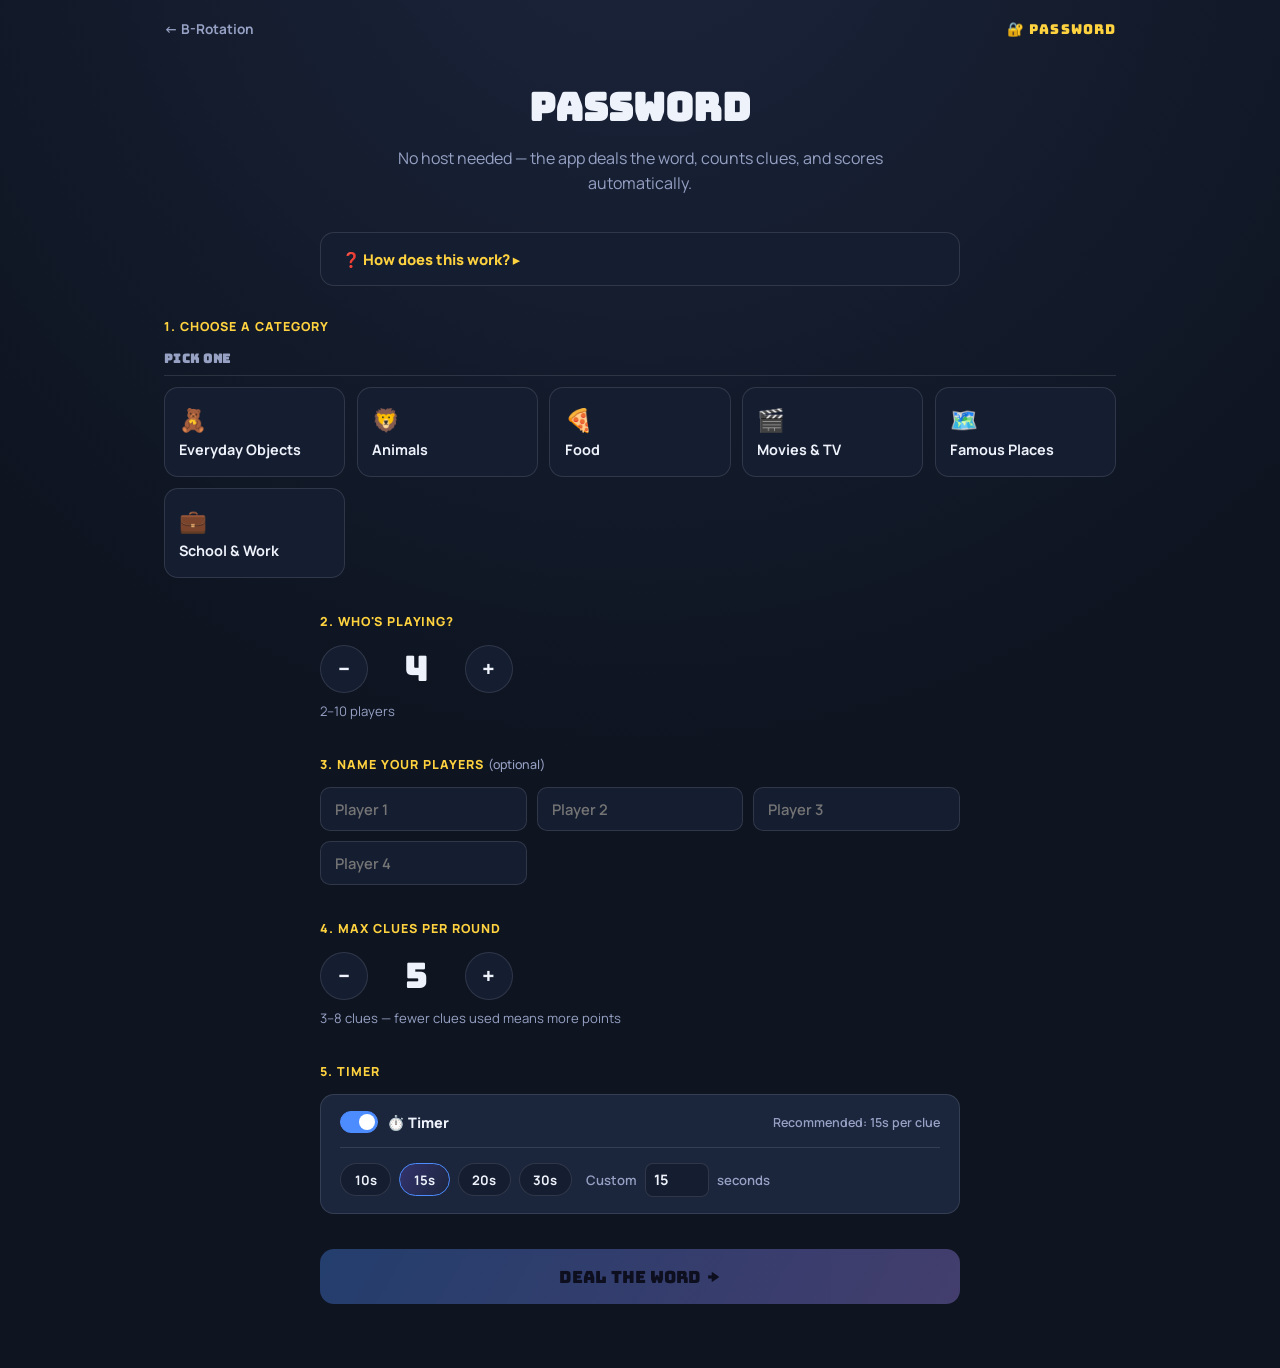
<file: password.html>
<!DOCTYPE html>
<html lang="en">
<head>
<meta charset="UTF-8">
<meta name="viewport" content="width=device-width, initial-scale=1.0">
<title>Password &mdash; B-Rotation</title>
<link rel="icon" href="data:image/svg+xml,<svg xmlns=%22http://www.w3.org/2000/svg%22 viewBox=%220 0 100 100%22><text y=%22.9em%22 font-size=%2290%22>🔐</text></svg>">
<link rel="preconnect" href="https://fonts.googleapis.com">
<link rel="preconnect" href="https://fonts.gstatic.com" crossorigin>
<link href="https://fonts.googleapis.com/css2?family=Bungee&family=Manrope:wght@400;500;700;800&display=swap" rel="stylesheet">
<link rel="stylesheet" href="css/party.css">
<link rel="stylesheet" href="css/password.css">
<link rel="stylesheet" href="css/timer.css">
<link rel="stylesheet" href="css/tiebreaker.css">
</head>
<body>

<header class="topbar">
  <a href="index.html" class="back-link">&larr; B-Rotation</a>
  <span class="topbar-title">🔐 PASSWORD</span>
</header>

<main class="wrap">

  <!-- SETUP -->
  <section id="screen-setup" class="screen active">
    <h1 class="screen-title">Password</h1>
    <p class="screen-sub">No host needed &mdash; the app deals the word, counts clues, and scores automatically.</p>

    <details class="how-to-play">
      <summary>❓ How does this work?</summary>
      <ol>
        <li>Pick a category, add your players, then tap <strong>Start</strong>.</li>
        <li>Each turn, one player privately sees a secret word and gives one-word clues out loud &mdash; no rhyming, no spelling.</li>
        <li>The rest of the group shouts guesses. Tap <strong>They Got It!</strong> the moment someone's right.</li>
        <li>Fewer clues used means more points &mdash; the app scores it for you.</li>
        <li>The clue-giver role rotates automatically every round.</li>
      </ol>
    </details>

    <div class="block block-wide">
      <h2 class="block-label">1. Choose a category</h2>
      <div id="category-grid" class="theme-grid"></div>
    </div>

    <div class="block">
      <h2 class="block-label">2. Who's playing?</h2>
      <div class="stepper">
        <button type="button" id="count-minus" class="stepper-btn" aria-label="Decrease player count">&minus;</button>
        <span id="count-display" class="stepper-count">4</span>
        <button type="button" id="count-plus" class="stepper-btn" aria-label="Increase player count">&plus;</button>
      </div>
      <p class="stepper-hint">2&ndash;10 players</p>
    </div>

    <div class="block">
      <h2 class="block-label">3. Name your players <span class="optional">(optional)</span></h2>
      <div id="names-grid" class="names-grid"></div>
    </div>

    <div class="block">
      <h2 class="block-label">4. Max clues per round</h2>
      <div class="stepper">
        <button type="button" id="clues-minus" class="stepper-btn" aria-label="Decrease max clues">&minus;</button>
        <span id="clues-display" class="stepper-count">5</span>
        <button type="button" id="clues-plus" class="stepper-btn" aria-label="Increase max clues">&plus;</button>
      </div>
      <p class="stepper-hint">3&ndash;8 clues &mdash; fewer clues used means more points</p>
    </div>

    <div class="block">
      <h2 class="block-label">5. Timer</h2>
      <div id="timer-setup"></div>
    </div>

    <button type="button" id="btn-start" class="btn-primary" disabled>Deal the Word &rarr;</button>
  </section>

  <!-- PASS -->
  <section id="screen-pass" class="screen">
    <p id="prev-result" class="turn-banner hidden"></p>
    <div class="pass-card">
      <span class="pass-icon">🔐</span>
      <h1 class="pass-title">Pass the device to</h1>
      <p id="pass-name" class="pass-name">Player 1</p>
      <p class="pass-hint">You'll give one-word clues &mdash; nobody else should see the word!</p>
      <button type="button" id="btn-reveal" class="btn-primary">Tap to Reveal My Word</button>
    </div>
  </section>

  <!-- CLUE GIVING -->
  <section id="screen-clue" class="screen">
    <p class="screen-sub">Give one-word clues out loud &mdash; the group is guessing!</p>
    <p id="clue-status" class="turn-banner">Clue 1 of 5</p>
    <div id="game-timer" class="timer-mount"></div>
    <div class="reveal-card">
      <span class="reveal-label">YOUR SECRET WORD</span>
      <p class="reveal-text" id="word-text">Word</p>
    </div>
    <button type="button" id="btn-next-clue" class="btn-primary">🗣️ Give Next Clue</button>
    <div class="btn-row" style="margin-top:0.8rem;">
      <button type="button" id="btn-got-it" class="btn-primary">✅ They Got It!</button>
      <button type="button" id="btn-give-up" class="btn-secondary">🏳️ Give Up</button>
    </div>
  </section>

  <!-- SUMMARY -->
  <section id="screen-summary" class="screen">
    <span class="big-icon">🏁</span>
    <h1 class="screen-title">Round Complete!</h1>
    <p class="screen-sub">Here's how everyone scored.</p>
    <div id="final-scores" class="results-list"></div>
    <div class="btn-row">
      <button type="button" id="btn-play-again" class="btn-primary">Play Again</button>
      <button type="button" id="btn-new-game" class="btn-secondary">New Game</button>
    </div>
  </section>

  <!-- TIE-BREAKER -->
  <section id="screen-tiebreak" class="screen">
    <span class="big-icon">⚔️</span>
    <h1 class="screen-title">It's a Tie!</h1>
    <div id="tiebreak-mount"></div>
  </section>

</main>

<script src="js/shared.js"></script>
<script src="js/data-password.js"></script>
<script src="js/data-tiebreaker.js"></script>
<script src="js/tiebreaker.js"></script>
<script src="js/password.js"></script>
</body>
</html>
</file>
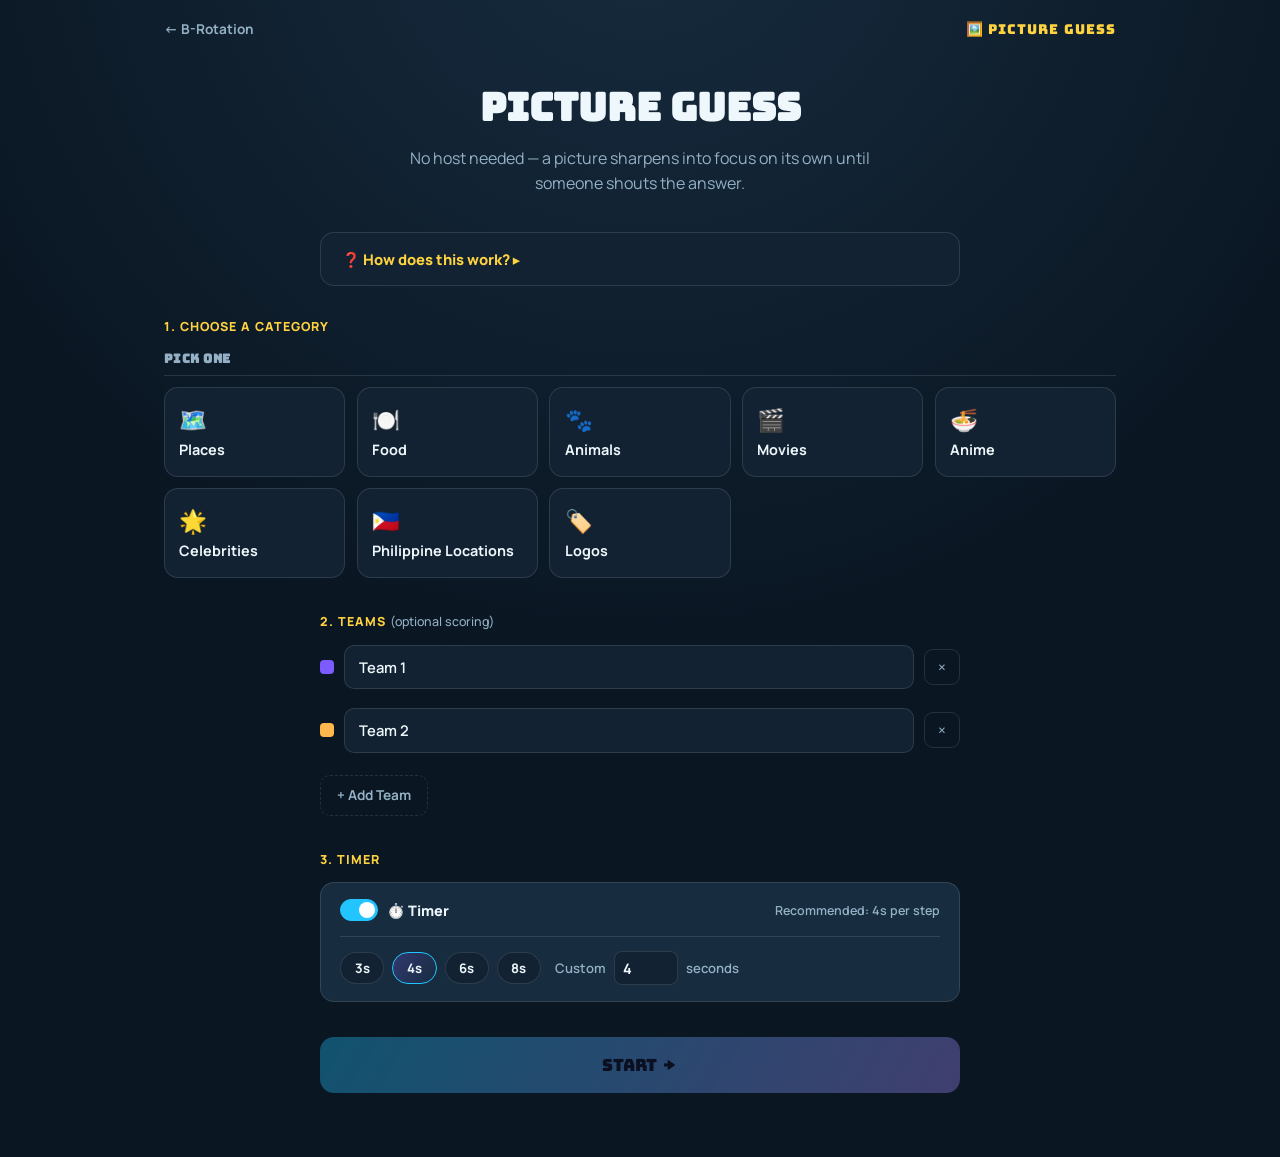
<file: pictureguess.html>
<!DOCTYPE html>
<html lang="en">
<head>
<meta charset="UTF-8">
<meta name="viewport" content="width=device-width, initial-scale=1.0">
<title>Picture Guess &mdash; B-Rotation</title>
<link rel="icon" href="data:image/svg+xml,<svg xmlns=%22http://www.w3.org/2000/svg%22 viewBox=%220 0 100 100%22><text y=%22.9em%22 font-size=%2290%22>🖼️</text></svg>">
<link rel="preconnect" href="https://fonts.googleapis.com">
<link rel="preconnect" href="https://fonts.gstatic.com" crossorigin>
<link href="https://fonts.googleapis.com/css2?family=Bungee&family=Manrope:wght@400;500;700;800&display=swap" rel="stylesheet">
<link rel="stylesheet" href="css/party.css">
<link rel="stylesheet" href="css/pictureguess.css">
<link rel="stylesheet" href="css/timer.css">
<link rel="stylesheet" href="css/tiebreaker.css">
</head>
<body>

<header class="topbar">
  <a href="index.html" class="back-link">&larr; B-Rotation</a>
  <span class="topbar-title">🖼️ PICTURE GUESS</span>
</header>

<main class="wrap">

  <!-- SETUP -->
  <section id="screen-setup" class="screen active">
    <h1 class="screen-title">Picture Guess</h1>
    <p class="screen-sub">No host needed &mdash; a picture sharpens into focus on its own until someone shouts the answer.</p>

    <details class="how-to-play">
      <summary>❓ How does this work?</summary>
      <ol>
        <li>Pick a category and add teams (optional &mdash; skip scoring if you just want to play for fun), then tap <strong>Start</strong>.</li>
        <li>A blurry real photo appears. Shout your guess the moment you know it!</li>
        <li>The picture sharpens on its own over time &mdash; or tap <strong>Sharpen</strong> to speed it up.</li>
        <li>Tap <strong>Reveal Answer</strong> anytime, award the point, and move to the next picture.</li>
      </ol>
    </details>

    <div class="block block-wide">
      <h2 class="block-label">1. Choose a category</h2>
      <div id="category-grid" class="theme-grid"></div>
    </div>

    <div class="block">
      <h2 class="block-label">2. Teams <span class="optional">(optional scoring)</span></h2>
      <div id="teams-setup" class="teams-setup"></div>
      <button type="button" id="btn-add-team" class="btn-add-team">+ Add Team</button>
    </div>

    <div class="block">
      <h2 class="block-label">3. Timer</h2>
      <div id="timer-setup"></div>
    </div>

    <button type="button" id="btn-start" class="btn-primary" disabled>Start &rarr;</button>
  </section>

  <!-- PLAY -->
  <section id="screen-play" class="screen">
    <div id="scoreboard" class="scoreboard"></div>
    <p class="cat-banner">🖼️ <span id="category-label">Places</span></p>
    <div id="game-timer" class="timer-mount"></div>

    <div class="picture-frame" id="picture-frame">
      <div id="picture-loading" class="picture-loading">
        <span class="picture-spinner" aria-hidden="true"></span>
        <span>Loading picture&hellip;</span>
      </div>
      <img id="picture-image" class="picture-image hidden" alt="Guess the picture" draggable="false">
      <div id="picture-fallback" class="picture-fallback hidden">
        <span id="picture-fallback-emoji" class="picture-fallback-emoji">🖼️</span>
        <span class="picture-fallback-text">Picture unavailable &mdash; guess from the vibes!</span>
      </div>
    </div>

    <div id="answer-block" class="answer-block hidden">
      <span class="a-label">Answer</span>
      <p class="a-text" id="answer-text">Eiffel Tower</p>
    </div>

    <button type="button" id="btn-sharpen" class="btn-primary">🔍 Sharpen</button>
    <button type="button" id="btn-reveal-answer" class="btn-secondary song-reveal-btn">💡 Reveal Answer</button>

    <div id="award-row" class="award-row hidden"></div>
    <button type="button" id="btn-next-picture" class="btn-primary hidden">Next Picture &rarr;</button>

    <button type="button" id="btn-end-session" class="btn-secondary song-end">🏁 End Session</button>
  </section>

  <!-- SUMMARY -->
  <section id="screen-summary" class="screen">
    <span class="big-icon">🏁</span>
    <h1 class="screen-title">Session Complete!</h1>
    <p class="screen-sub" id="summary-text">You made it through 0 pictures.</p>
    <div id="final-scores" class="results-list"></div>
    <div class="btn-row">
      <button type="button" id="btn-play-again" class="btn-primary">Play Again</button>
      <button type="button" id="btn-new-game" class="btn-secondary">New Game</button>
    </div>
  </section>

  <!-- TIE-BREAKER -->
  <section id="screen-tiebreak" class="screen">
    <span class="big-icon">⚔️</span>
    <h1 class="screen-title">It's a Tie!</h1>
    <div id="tiebreak-mount"></div>
  </section>

</main>

<script src="js/shared.js"></script>
<script src="js/data-pictureguess.js"></script>
<script src="js/data-tiebreaker.js"></script>
<script src="js/tiebreaker.js"></script>
<script src="js/pictureguess.js"></script>
</body>
</html>
</file>
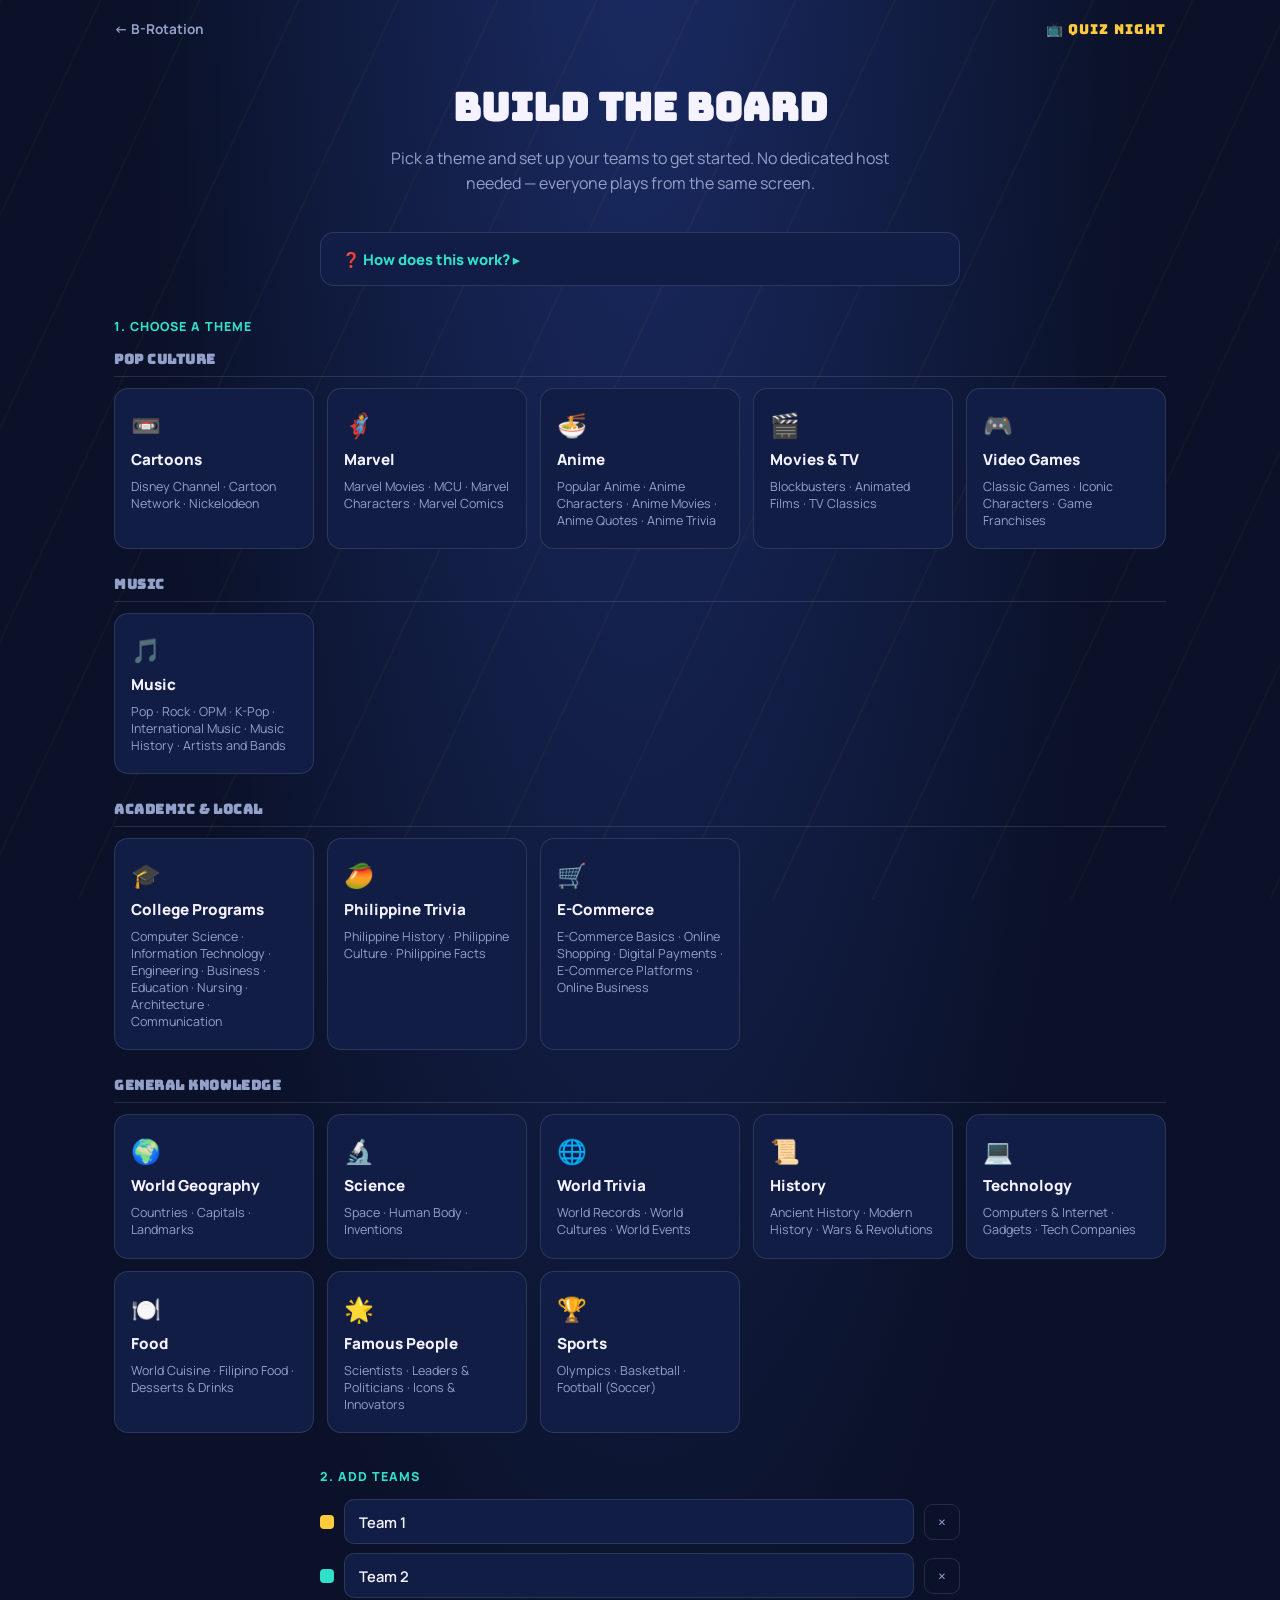
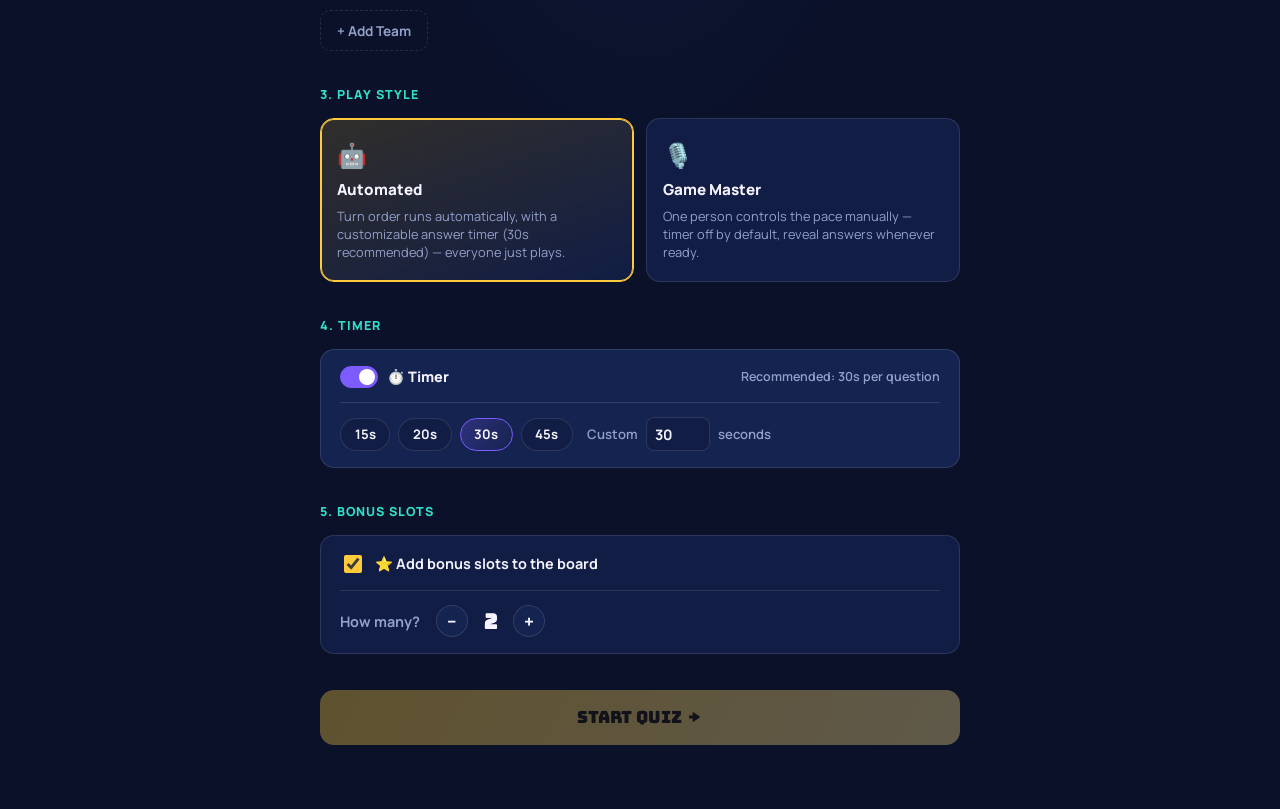
<file: quiz.html>
<!DOCTYPE html>
<html lang="en">
<head>
<meta charset="UTF-8">
<meta name="viewport" content="width=device-width, initial-scale=1.0">
<title>Quiz Night &mdash; B-Rotation</title>
<link rel="icon" href="data:image/svg+xml,<svg xmlns=%22http://www.w3.org/2000/svg%22 viewBox=%220 0 100 100%22><text y=%22.9em%22 font-size=%2290%22>📺</text></svg>">
<link rel="preconnect" href="https://fonts.googleapis.com">
<link rel="preconnect" href="https://fonts.gstatic.com" crossorigin>
<link href="https://fonts.googleapis.com/css2?family=Bungee&family=Manrope:wght@400;500;700;800&display=swap" rel="stylesheet">
<link rel="stylesheet" href="css/quiz.css">
<link rel="stylesheet" href="css/timer.css">
<link rel="stylesheet" href="css/tiebreaker.css">
</head>
<body>

<div class="quiz-shimmer"></div>

<header class="topbar">
  <a href="index.html" class="back-link">&larr; B-Rotation</a>
  <span class="topbar-title">📺 QUIZ NIGHT</span>
</header>

<main class="wrap">

  <!-- SETUP -->
  <section id="screen-setup" class="screen active">
    <h1 class="screen-title">Build the Board</h1>
    <p class="screen-sub">Pick a theme and set up your teams to get started. No dedicated host needed &mdash; everyone plays from the same screen.</p>

    <details class="how-to-play">
      <summary>❓ How does this work?</summary>
      <ol>
        <li>Pick a theme and add your teams below, then tap <strong>Start Quiz</strong>.</li>
        <li>Whoever's turn it is calls out a category and point value shown in the turn banner, and taps that tile.</li>
        <li>Read the question out loud. The answer stays hidden until someone taps <strong>Show Answer</strong> &mdash; or the timer runs out in Automated mode.</li>
        <li>Any team can tap their own <strong>+points</strong> button once they've answered correctly.</li>
        <li>Watch for <strong>⭐ BONUS</strong> tiles &mdash; they trigger a surprise event instead of a question.</li>
        <li>The turn passes automatically to the next team. When the board is empty, the final results appear on their own.</li>
      </ol>
    </details>

    <div class="block block-wide">
      <h2 class="block-label">1. Choose a theme</h2>
      <div id="theme-grid" class="theme-grid"></div>
    </div>

    <div class="block">
      <h2 class="block-label">2. Add teams</h2>
      <div id="teams-setup" class="teams-setup"></div>
      <button type="button" id="btn-add-team" class="btn-add-team">+ Add Team</button>
    </div>

    <div class="block">
      <h2 class="block-label">3. Play style</h2>
      <div id="mode-grid" class="mode-grid"></div>
    </div>

    <div class="block">
      <h2 class="block-label">4. Timer</h2>
      <div id="timer-setup"></div>
    </div>

    <div class="block">
      <h2 class="block-label">5. Bonus Slots</h2>
      <div class="bonus-setup">
        <label class="toggle-check">
          <input type="checkbox" id="bonus-toggle" checked>
          <span>⭐ Add bonus slots to the board</span>
        </label>
        <div class="bonus-count-row" id="bonus-count-row">
          <span>How many?</span>
          <div class="stepper">
            <button type="button" id="bonus-minus" class="stepper-btn" aria-label="Decrease bonus slots">&minus;</button>
            <span id="bonus-count-display" class="stepper-count">2</span>
            <button type="button" id="bonus-plus" class="stepper-btn" aria-label="Increase bonus slots">&plus;</button>
          </div>
        </div>
      </div>
    </div>

    <button type="button" id="btn-start" class="btn-primary" disabled>Start Quiz &rarr;</button>
  </section>

  <!-- BOARD -->
  <section id="screen-board" class="screen">
    <div class="scoreboard" id="scoreboard"></div>
    <p id="turn-banner" class="turn-banner"></p>
    <p id="scroll-hint" class="scroll-hint hidden">Scroll sideways to see all categories &rarr;</p>
    <div class="board-scroll">
      <div id="board" class="board"></div>
    </div>
    <div class="board-actions">
      <button type="button" id="btn-reset" class="btn-secondary">Reset Game</button>
      <button type="button" id="btn-new-quiz" class="btn-secondary">New Quiz</button>
    </div>
  </section>

  <!-- RESULTS -->
  <section id="screen-results" class="screen">
    <span class="big-icon">🏁</span>
    <h1 class="screen-title">Board Complete!</h1>
    <p class="screen-sub">Here's how everyone finished.</p>
    <div id="results-list" class="results-list"></div>
    <div class="btn-row">
      <button type="button" id="btn-results-again" class="btn-primary">Play Again</button>
      <button type="button" id="btn-results-new" class="btn-secondary">New Quiz</button>
    </div>
  </section>

  <!-- TIE-BREAKER -->
  <section id="screen-tiebreak" class="screen">
    <span class="big-icon">⚔️</span>
    <h1 class="screen-title">It's a Tie!</h1>
    <div id="tiebreak-mount"></div>
  </section>

</main>

<!-- QUESTION OVERLAY -->
<div id="overlay" class="overlay">
  <div class="question-card">
    <span class="q-meta" id="q-meta">Category &middot; 100</span>
    <div id="game-timer" class="timer-mount"></div>
    <p class="q-text" id="q-text">Question text goes here?</p>
    <div id="answer-block" class="answer-block hidden">
      <span class="a-label">Answer</span>
      <p class="a-text" id="a-text">Answer text</p>
    </div>
    <button type="button" id="btn-show-answer" class="btn-primary">Show Answer</button>
    <div id="award-row" class="award-row hidden"></div>

    <div id="bonus-body" class="bonus-body hidden">
      <span class="bonus-icon" id="bonus-icon">⭐</span>
      <h3 class="bonus-title" id="bonus-title">Bonus Points</h3>
      <p class="bonus-desc" id="bonus-desc">Description text</p>
      <div id="bonus-interactive" class="bonus-interactive"></div>
    </div>

    <button type="button" id="btn-back-board" class="btn-secondary hidden">Back to Board</button>
  </div>
</div>

<script src="js/shared.js"></script>
<script src="js/data-quiz.js"></script>
<script src="js/data-tiebreaker.js"></script>
<script src="js/tiebreaker.js"></script>
<script src="js/quiz.js"></script>
</body>
</html>
</file>
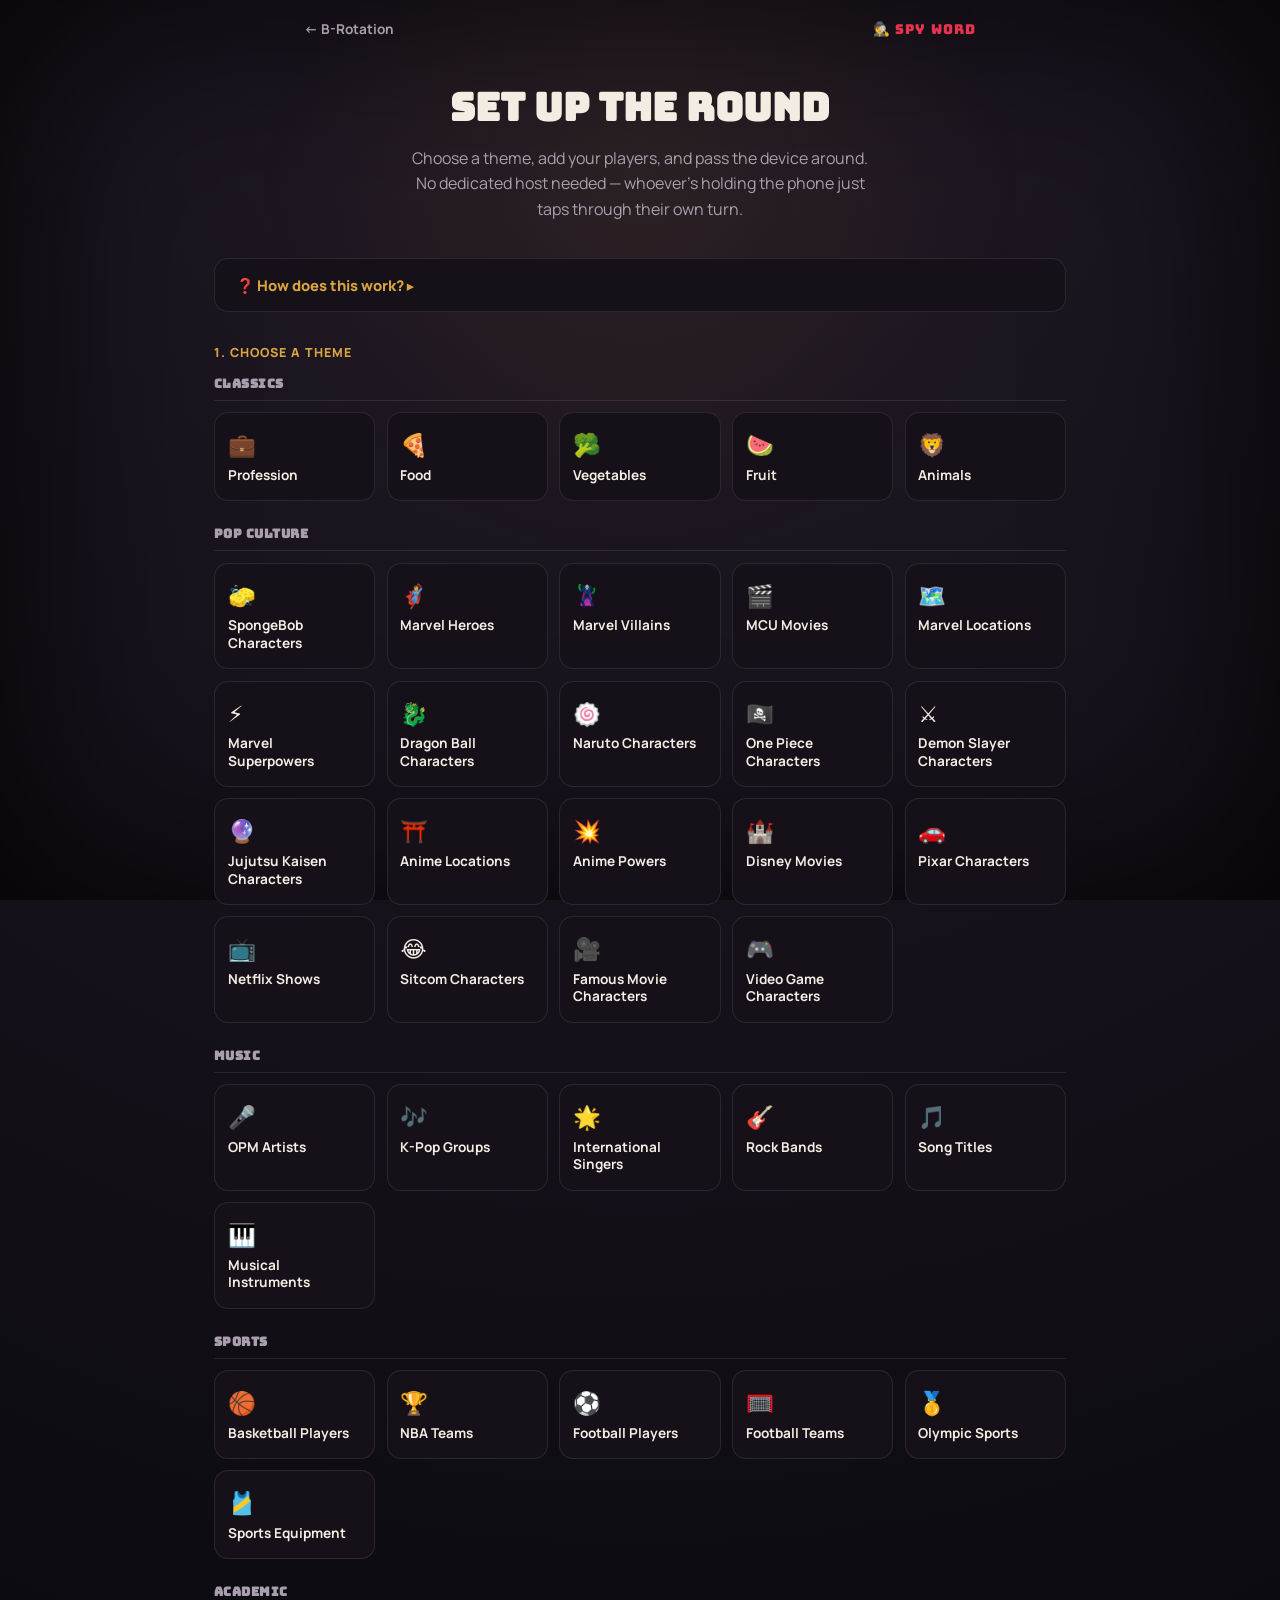
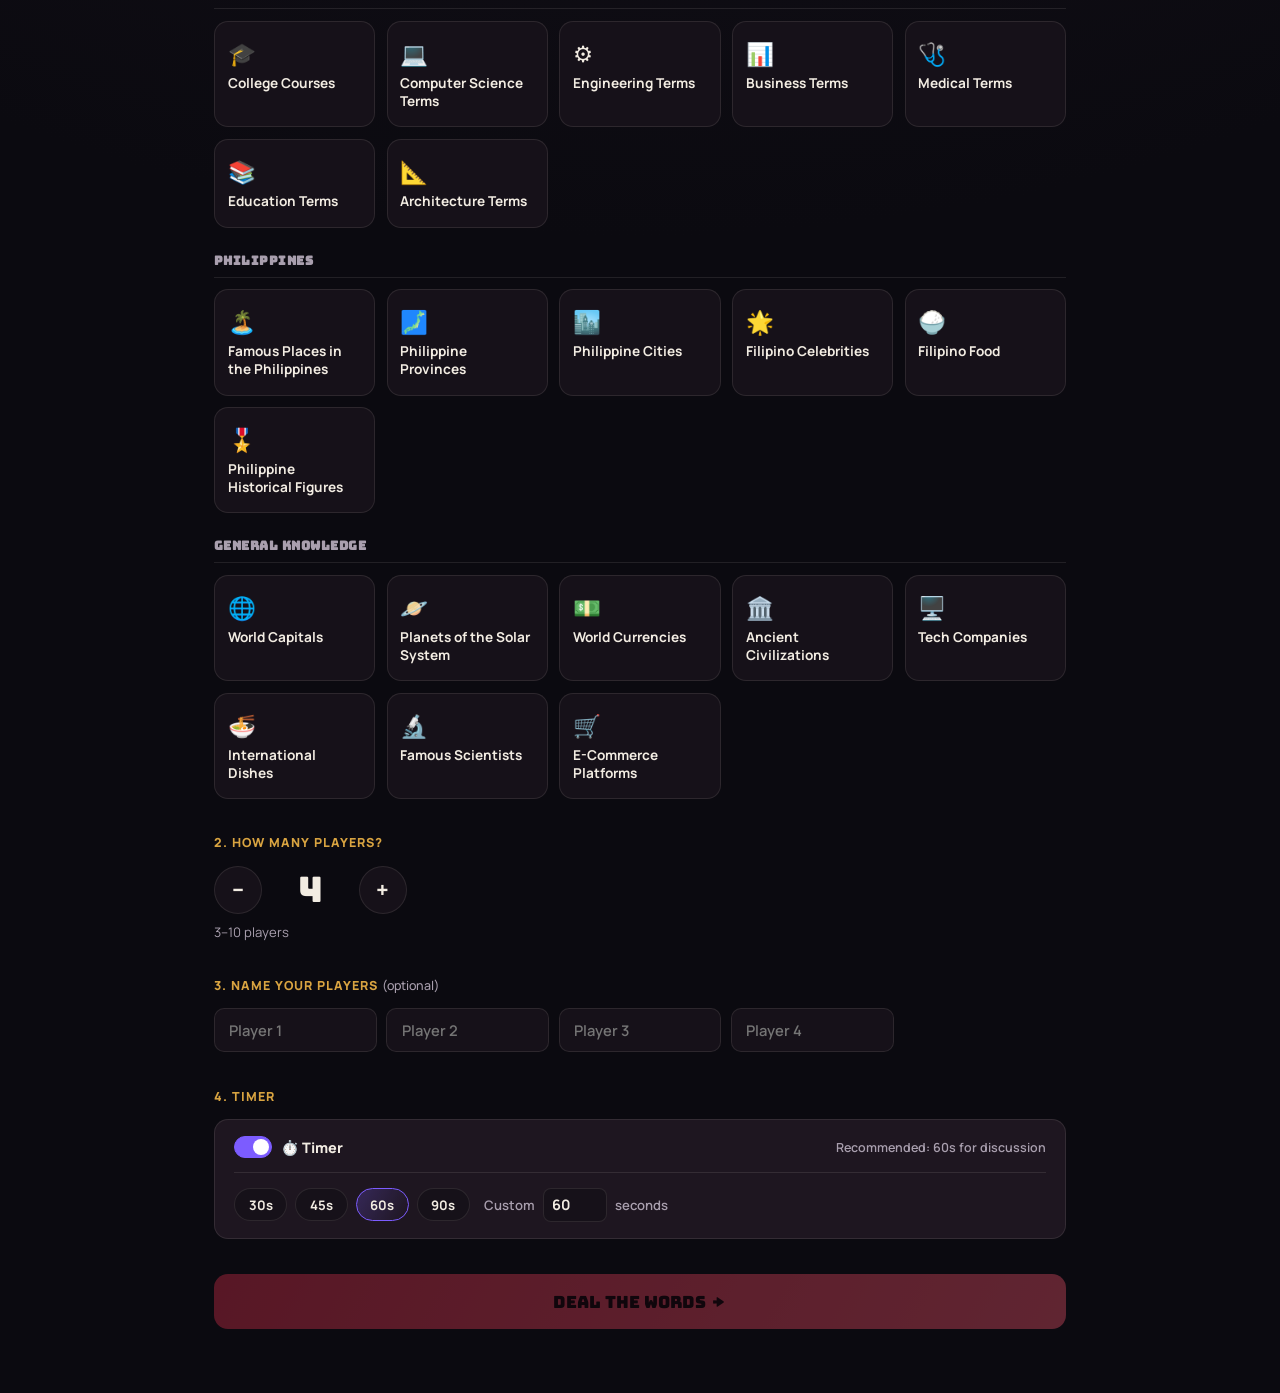
<file: spy.html>
<!DOCTYPE html>
<html lang="en">
<head>
<meta charset="UTF-8">
<meta name="viewport" content="width=device-width, initial-scale=1.0">
<title>Spy Word &mdash; B-Rotation</title>
<link rel="icon" href="data:image/svg+xml,<svg xmlns=%22http://www.w3.org/2000/svg%22 viewBox=%220 0 100 100%22><text y=%22.9em%22 font-size=%2290%22>🕵️</text></svg>">
<link rel="preconnect" href="https://fonts.googleapis.com">
<link rel="preconnect" href="https://fonts.gstatic.com" crossorigin>
<link href="https://fonts.googleapis.com/css2?family=Bungee&family=Special+Elite&family=Manrope:wght@400;500;700;800&display=swap" rel="stylesheet">
<link rel="stylesheet" href="css/spy.css">
<link rel="stylesheet" href="css/timer.css">
</head>
<body>

<div class="spy-vignette"></div>
<div class="spotlight" id="spotlight"></div>

<header class="topbar">
  <a href="index.html" class="back-link">&larr; B-Rotation</a>
  <span class="topbar-title">🕵️ SPY WORD</span>
</header>

<main class="wrap">

  <!-- SETUP -->
  <section id="screen-setup" class="screen active">
    <h1 class="screen-title">Set Up the Round</h1>
    <p class="screen-sub">Choose a theme, add your players, and pass the device around. No dedicated host needed &mdash; whoever's holding the phone just taps through their own turn.</p>

    <details class="how-to-play">
      <summary>❓ How does this work?</summary>
      <ol>
        <li>Pick a theme and player count below, then tap <strong>Deal the Words</strong>.</li>
        <li>The device gets passed around &mdash; each player privately taps to reveal their word, then hides it before passing it on.</li>
        <li>Almost everyone gets the same word. One random player &mdash; the Spy &mdash; gets a different, related word.</li>
        <li>Once everyone's seen their word, the group discusses out loud and tries to spot who's bluffing.</li>
        <li>Anyone can tap <strong>Reveal the Spy</strong> when the group is ready to vote.</li>
      </ol>
    </details>

    <div class="block">
      <h2 class="block-label">1. Choose a theme</h2>
      <div id="theme-grid" class="theme-grid"></div>
    </div>

    <div class="block">
      <h2 class="block-label">2. How many players?</h2>
      <div class="stepper">
        <button type="button" id="count-minus" class="stepper-btn" aria-label="Decrease player count">&minus;</button>
        <span id="count-display" class="stepper-count">4</span>
        <button type="button" id="count-plus" class="stepper-btn" aria-label="Increase player count">&plus;</button>
      </div>
      <p class="stepper-hint">3&ndash;10 players</p>
    </div>

    <div class="block">
      <h2 class="block-label">3. Name your players <span class="optional">(optional)</span></h2>
      <div id="names-grid" class="names-grid"></div>
    </div>

    <div class="block">
      <h2 class="block-label">4. Timer</h2>
      <div id="timer-setup"></div>
    </div>

    <button type="button" id="btn-start" class="btn-primary" disabled>Deal the Words &rarr;</button>
  </section>

  <!-- PASS DEVICE -->
  <section id="screen-pass" class="screen">
    <div class="progress-dots" id="progress-dots"></div>
    <div class="pass-card">
      <span class="pass-icon">🤫</span>
      <h1 class="pass-title">Pass the device to</h1>
      <p id="pass-name" class="pass-name">Player 1</p>
      <p class="pass-hint">Make sure no one else is looking at the screen.</p>
      <button type="button" id="btn-reveal" class="btn-primary btn-reveal">Tap to Reveal My Word</button>
    </div>
  </section>

  <!-- WORD REVEAL -->
  <section id="screen-word" class="screen">
    <div class="word-card" id="word-card">
      <span class="word-label" id="word-label">YOUR WORD IS</span>
      <p class="word-text" id="word-text">Doctor</p>
      <p class="word-footnote" id="word-footnote">Remember it. Don't say it out loud.</p>
    </div>
    <button type="button" id="btn-hide" class="btn-primary">I've Seen It &mdash; Hide Word</button>
  </section>

  <!-- ALL REVEALED -->
  <section id="screen-discuss" class="screen">
    <span class="big-icon">🗣️</span>
    <h1 class="screen-title">Everyone Has Their Word</h1>
    <p class="screen-sub">Take turns describing your word without saying it. Discuss and vote &mdash; who sounds like they don't actually know it?</p>
    <div id="game-timer" class="timer-mount"></div>
    <button type="button" id="btn-reveal-spy" class="btn-primary">Reveal the Spy</button>
  </section>

  <!-- SPY REVEAL -->
  <section id="screen-spyreveal" class="screen">
    <span class="big-icon spy-reveal-icon">🎭</span>
    <h1 class="screen-title">The Spy Was...</h1>
    <p id="spy-name" class="spy-name-reveal">Player 3</p>
    <p class="screen-sub" id="spy-word-reveal">The real word was <strong>Doctor</strong>. The Spy had <strong>Nurse</strong>.</p>
    <div class="btn-row">
      <button type="button" id="btn-play-again" class="btn-primary">Play Again</button>
      <button type="button" id="btn-new-game" class="btn-secondary">New Game</button>
    </div>
  </section>

</main>

<script src="js/shared.js"></script>
<script src="js/data-spy.js"></script>
<script src="js/spy.js"></script>
</body>
</html>
</file>
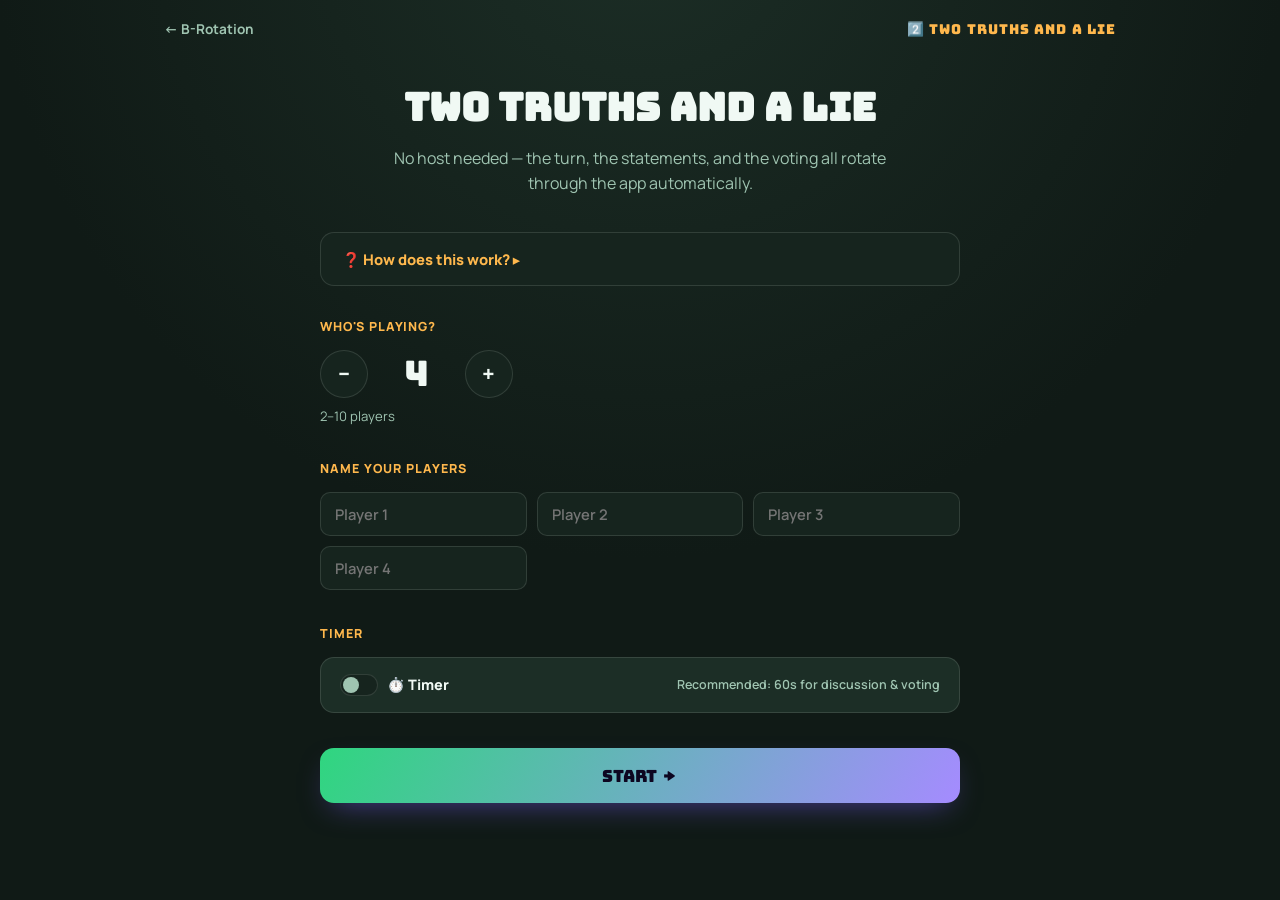
<file: twotruths.html>
<!DOCTYPE html>
<html lang="en">
<head>
<meta charset="UTF-8">
<meta name="viewport" content="width=device-width, initial-scale=1.0">
<title>Two Truths and a Lie &mdash; B-Rotation</title>
<link rel="icon" href="data:image/svg+xml,<svg xmlns=%22http://www.w3.org/2000/svg%22 viewBox=%220 0 100 100%22><text y=%22.9em%22 font-size=%2290%22>2️⃣</text></svg>">
<link rel="preconnect" href="https://fonts.googleapis.com">
<link rel="preconnect" href="https://fonts.gstatic.com" crossorigin>
<link href="https://fonts.googleapis.com/css2?family=Bungee&family=Manrope:wght@400;500;700;800&display=swap" rel="stylesheet">
<link rel="stylesheet" href="css/party.css">
<link rel="stylesheet" href="css/twotruths.css">
<link rel="stylesheet" href="css/timer.css">
<link rel="stylesheet" href="css/tiebreaker.css">
</head>
<body>

<header class="topbar">
  <a href="index.html" class="back-link">&larr; B-Rotation</a>
  <span class="topbar-title">2️⃣ TWO TRUTHS AND A LIE</span>
</header>

<main class="wrap">

  <!-- SETUP -->
  <section id="screen-setup" class="screen active">
    <h1 class="screen-title">Two Truths and a Lie</h1>
    <p class="screen-sub">No host needed &mdash; the turn, the statements, and the voting all rotate through the app automatically.</p>

    <details class="how-to-play">
      <summary>❓ How does this work?</summary>
      <ol>
        <li>Add your players, then tap <strong>Start</strong>.</li>
        <li>Each turn, one player either writes 3 statements about themselves (2 true, 1 false) or grabs a ready-made prompt.</li>
        <li>Everyone reads the 3 statements &mdash; only the storyteller knows which is the lie.</li>
        <li>Every other player votes on which one they think is false.</li>
        <li>The app reveals the answer and tallies who guessed right, then passes the turn to the next player.</li>
      </ol>
    </details>

    <div class="block">
      <h2 class="block-label">Who's playing?</h2>
      <div class="stepper">
        <button type="button" id="count-minus" class="stepper-btn" aria-label="Decrease player count">&minus;</button>
        <span id="count-display" class="stepper-count">4</span>
        <button type="button" id="count-plus" class="stepper-btn" aria-label="Increase player count">&plus;</button>
      </div>
      <p class="stepper-hint">2&ndash;10 players</p>
    </div>

    <div class="block">
      <h2 class="block-label">Name your players</h2>
      <div id="names-grid" class="names-grid"></div>
    </div>

    <div class="block">
      <h2 class="block-label">Timer</h2>
      <div id="timer-setup"></div>
    </div>

    <button type="button" id="btn-start" class="btn-primary">Start &rarr;</button>
  </section>

  <!-- PLAY (multi-view) -->
  <section id="screen-play" class="screen">
    <p id="turn-status" class="turn-banner">🎙️ Player 1's turn</p>

    <!-- Compose: choose write-your-own or quick prompt -->
    <div id="view-compose">
      <div class="ttl-card">
        <p class="ttl-instructions">Write 3 statements about yourself &mdash; two true, one false &mdash; or grab a ready-made prompt.</p>
        <button type="button" id="btn-mode-write" class="btn-primary">✍️ Write My Own</button>
        <button type="button" id="btn-mode-quick" class="btn-secondary" style="margin-top:0.8rem;">🎲 Use a Quick Prompt</button>
      </div>

      <div id="write-form" class="ttl-card hidden">
        <label class="ttl-label">Statement 1</label>
        <input type="text" id="statement-input-0" class="name-input ttl-input" maxlength="120" placeholder="Something true or false about you...">
        <label class="ttl-label">Statement 2</label>
        <input type="text" id="statement-input-1" class="name-input ttl-input" maxlength="120" placeholder="Something true or false about you...">
        <label class="ttl-label">Statement 3</label>
        <input type="text" id="statement-input-2" class="name-input ttl-input" maxlength="120" placeholder="Something true or false about you...">
        <p class="ttl-label" style="margin-top:1rem;">Which one is the lie? <span class="optional">(only you should look)</span></p>
        <div class="btn-row-3" id="lie-picker"></div>
        <button type="button" id="btn-submit-write" class="btn-primary" disabled style="margin-top:1.2rem;">Ready &mdash; Show the Group &rarr;</button>
      </div>
    </div>

    <!-- Statements shown to the group before voting -->
    <div id="view-statements" class="hidden">
      <p class="screen-sub">Read these three out loud. Which one's the lie?</p>
      <div id="statement-cards" class="statement-list"></div>
      <button type="button" id="btn-start-voting" class="btn-primary">🗳️ Start Voting</button>
    </div>

    <!-- Voting -->
    <div id="view-voting" class="hidden">
      <p id="vote-status" class="turn-banner">🗳️ Player 2, which one is the lie?</p>
      <div id="game-timer" class="timer-mount"></div>
      <div id="vote-statement-cards" class="statement-list"></div>
    </div>

    <!-- Round results -->
    <div id="view-round-results" class="hidden">
      <p class="screen-sub">The lie was...</p>
      <div id="reveal-cards" class="statement-list"></div>
      <p id="vote-tally" class="ttl-tally"></p>
      <div id="scoreboard" class="scoreboard"></div>
      <button type="button" id="btn-next-turn" class="btn-primary">Next Player's Turn &rarr;</button>
    </div>

    <button type="button" id="btn-end-session" class="btn-secondary ttl-end">🏁 End Session</button>
  </section>

  <!-- SUMMARY -->
  <section id="screen-summary" class="screen">
    <span class="big-icon">🏁</span>
    <h1 class="screen-title">Session Complete!</h1>
    <p class="screen-sub" id="summary-text">You played 0 rounds.</p>
    <div id="final-scores" class="results-list"></div>
    <div class="btn-row">
      <button type="button" id="btn-play-again" class="btn-primary">Play Again</button>
      <button type="button" id="btn-new-game" class="btn-secondary">New Game</button>
    </div>
  </section>

  <!-- TIE-BREAKER -->
  <section id="screen-tiebreak" class="screen">
    <span class="big-icon">⚔️</span>
    <h1 class="screen-title">It's a Tie!</h1>
    <div id="tiebreak-mount"></div>
  </section>

</main>

<script src="js/shared.js"></script>
<script src="js/data-twotruths.js"></script>
<script src="js/data-tiebreaker.js"></script>
<script src="js/tiebreaker.js"></script>
<script src="js/twotruths.js"></script>
</body>
</html>
</file>
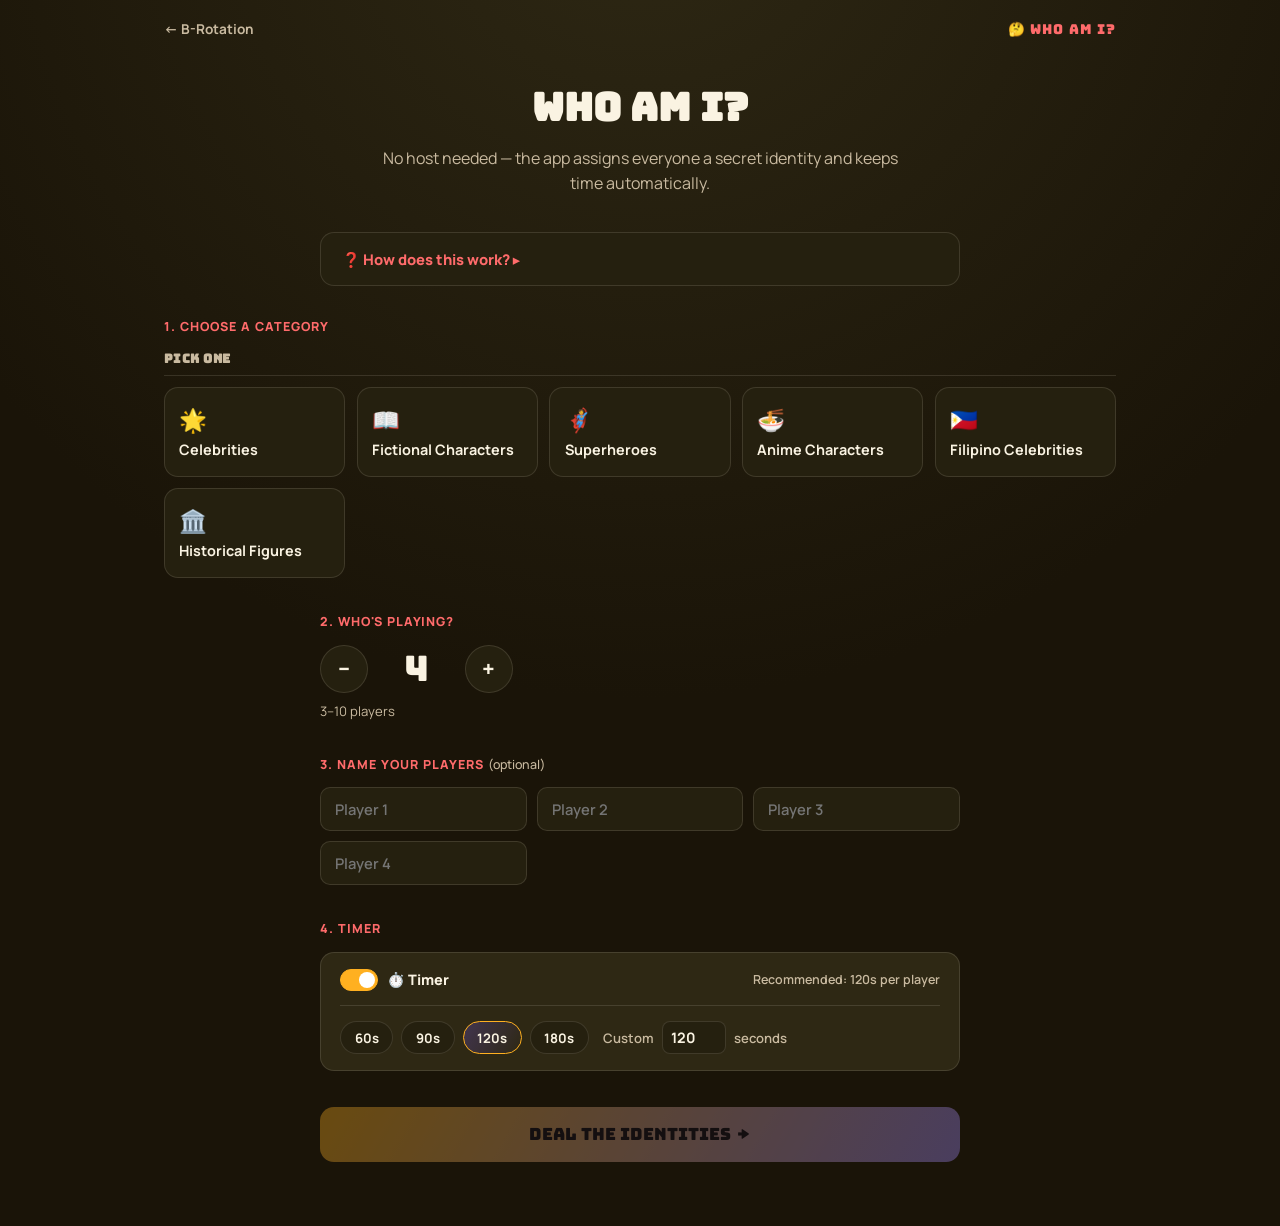
<file: whoami.html>
<!DOCTYPE html>
<html lang="en">
<head>
<meta charset="UTF-8">
<meta name="viewport" content="width=device-width, initial-scale=1.0">
<title>Who Am I? &mdash; B-Rotation</title>
<link rel="icon" href="data:image/svg+xml,<svg xmlns=%22http://www.w3.org/2000/svg%22 viewBox=%220 0 100 100%22><text y=%22.9em%22 font-size=%2290%22>🤔</text></svg>">
<link rel="preconnect" href="https://fonts.googleapis.com">
<link rel="preconnect" href="https://fonts.gstatic.com" crossorigin>
<link href="https://fonts.googleapis.com/css2?family=Bungee&family=Manrope:wght@400;500;700;800&display=swap" rel="stylesheet">
<link rel="stylesheet" href="css/party.css">
<link rel="stylesheet" href="css/whoami.css">
<link rel="stylesheet" href="css/timer.css">
</head>
<body>

<header class="topbar">
  <a href="index.html" class="back-link">&larr; B-Rotation</a>
  <span class="topbar-title">🤔 WHO AM I?</span>
</header>

<main class="wrap">

  <!-- SETUP -->
  <section id="screen-setup" class="screen active">
    <h1 class="screen-title">Who Am I?</h1>
    <p class="screen-sub">No host needed &mdash; the app assigns everyone a secret identity and keeps time automatically.</p>

    <details class="how-to-play">
      <summary>❓ How does this work?</summary>
      <ol>
        <li>Pick a category and add your players, then tap <strong>Start</strong>.</li>
        <li>Each player gets a secret character &mdash; held up for the <strong>group</strong> to see, not the player themselves.</li>
        <li>The player asks yes-or-no questions out loud to guess who they are, while the group answers.</li>
        <li>Tap <strong>Got It!</strong> when they guess right, or let the timer run out.</li>
        <li>The turn passes automatically to the next player.</li>
      </ol>
    </details>

    <div class="block block-wide">
      <h2 class="block-label">1. Choose a category</h2>
      <div id="category-grid" class="theme-grid"></div>
    </div>

    <div class="block">
      <h2 class="block-label">2. Who's playing?</h2>
      <div class="stepper">
        <button type="button" id="count-minus" class="stepper-btn" aria-label="Decrease player count">&minus;</button>
        <span id="count-display" class="stepper-count">4</span>
        <button type="button" id="count-plus" class="stepper-btn" aria-label="Increase player count">&plus;</button>
      </div>
      <p class="stepper-hint">3&ndash;10 players</p>
    </div>

    <div class="block">
      <h2 class="block-label">3. Name your players <span class="optional">(optional)</span></h2>
      <div id="names-grid" class="names-grid"></div>
    </div>

    <div class="block">
      <h2 class="block-label">4. Timer</h2>
      <div id="timer-setup"></div>
    </div>

    <button type="button" id="btn-start" class="btn-primary" disabled>Deal the Identities &rarr;</button>
  </section>

  <!-- PASS / LOOK AWAY -->
  <section id="screen-pass" class="screen">
    <p id="prev-result" class="turn-banner hidden"></p>
    <div class="pass-card">
      <span class="pass-icon">🙈</span>
      <h1 class="pass-title">It's</h1>
      <p id="pass-name" class="pass-name">Player 1</p>
      <p class="pass-hint">'s turn! Everyone <strong>else</strong> should be watching &mdash; <span id="pass-name-2">Player 1</span>, look away.</p>
      <button type="button" id="btn-reveal" class="btn-primary">They've Looked Away &mdash; Show Everyone</button>
    </div>
  </section>

  <!-- REVEAL / GUESSING -->
  <section id="screen-reveal" class="screen">
    <p class="screen-sub">Hold the screen up for the group &mdash; <span id="guesser-name">Player 1</span> shouldn't look!</p>
    <div id="game-timer" class="timer-mount"></div>
    <div class="reveal-card">
      <span class="reveal-label">WHO AM I?</span>
      <p class="reveal-text" id="character-text">Character Name</p>
      <p class="reveal-footnote">Ask yes-or-no questions out loud to guess who you are.</p>
    </div>
    <div class="btn-row">
      <button type="button" id="btn-got-it" class="btn-primary">✅ Got It!</button>
      <button type="button" id="btn-give-up" class="btn-secondary">🏳️ Reveal &amp; Skip</button>
    </div>
  </section>

  <!-- SUMMARY -->
  <section id="screen-summary" class="screen">
    <span class="big-icon">🏁</span>
    <h1 class="screen-title">Everyone's Had a Turn!</h1>
    <p class="screen-sub">Great game. Ready for another round?</p>
    <div class="btn-row">
      <button type="button" id="btn-play-again" class="btn-primary">Play Again</button>
      <button type="button" id="btn-new-game" class="btn-secondary">New Game</button>
    </div>
  </section>

</main>

<script src="js/shared.js"></script>
<script src="js/data-whoami.js"></script>
<script src="js/whoami.js"></script>
</body>
</html>
</file>
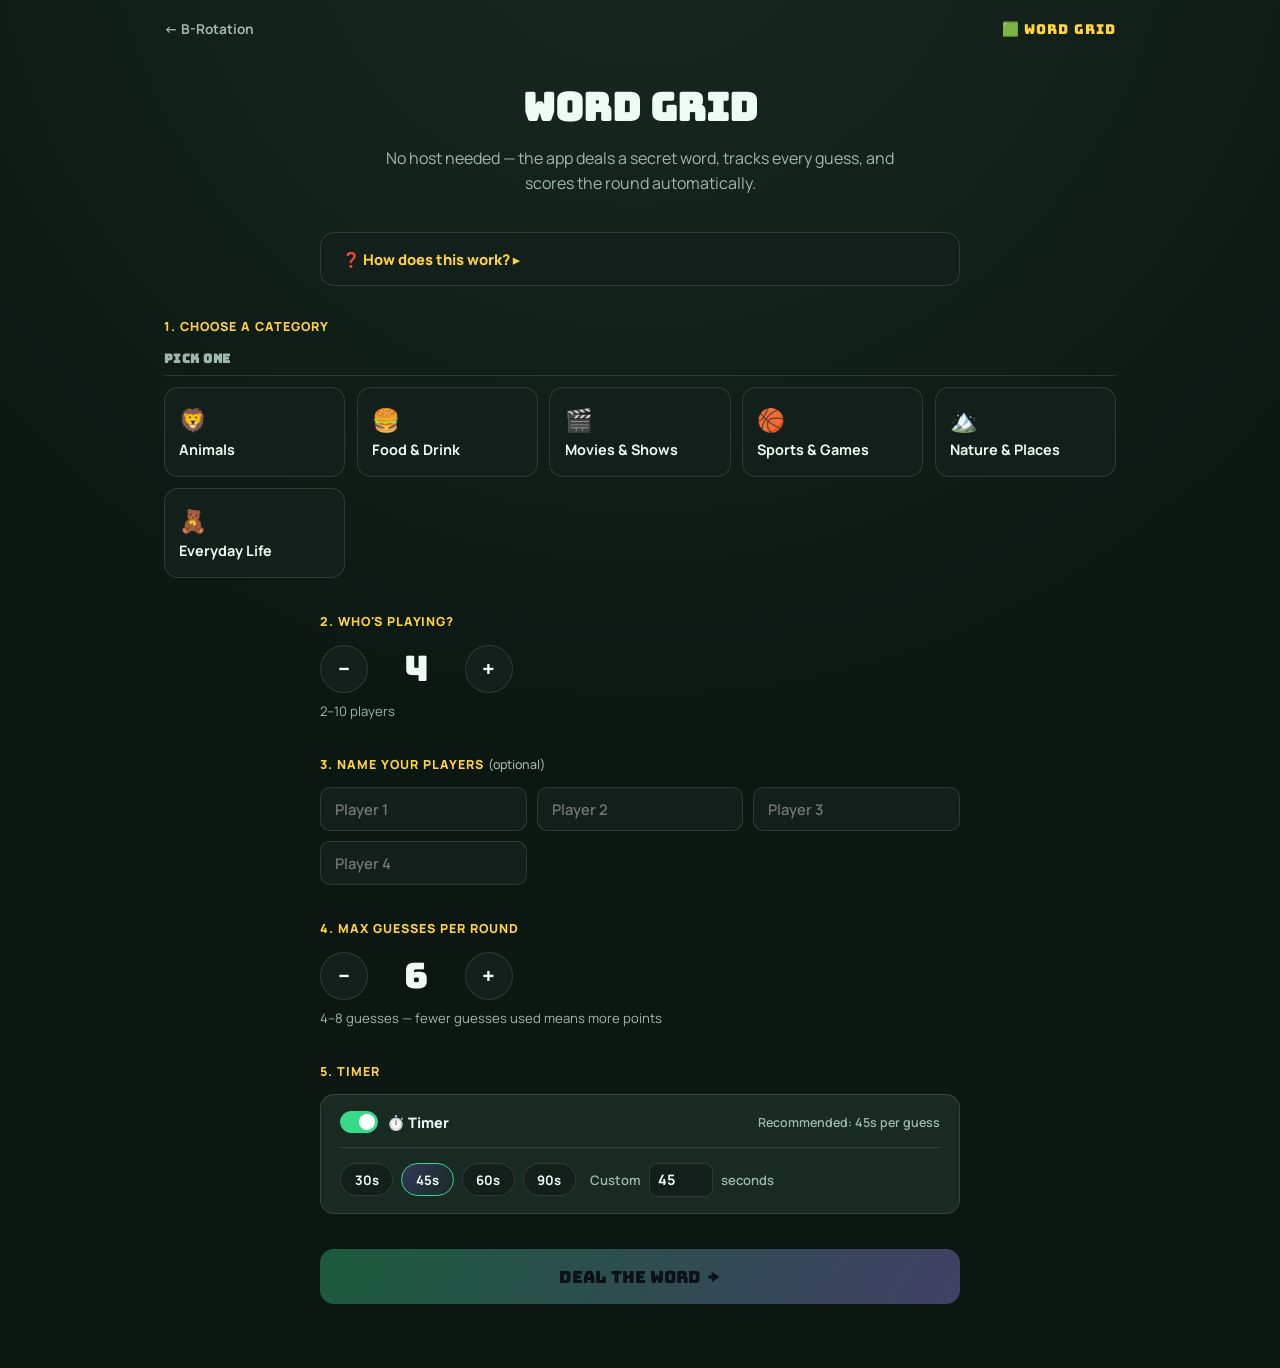
<file: wordgrid.html>
<!DOCTYPE html>
<html lang="en">
<head>
<meta charset="UTF-8">
<meta name="viewport" content="width=device-width, initial-scale=1.0">
<title>Word Grid &mdash; B-Rotation</title>
<link rel="icon" href="data:image/svg+xml,<svg xmlns=%22http://www.w3.org/2000/svg%22 viewBox=%220 0 100 100%22><text y=%22.9em%22 font-size=%2290%22>🟩</text></svg>">
<link rel="preconnect" href="https://fonts.googleapis.com">
<link rel="preconnect" href="https://fonts.gstatic.com" crossorigin>
<link href="https://fonts.googleapis.com/css2?family=Bungee&family=Manrope:wght@400;500;700;800&display=swap" rel="stylesheet">
<link rel="stylesheet" href="css/party.css">
<link rel="stylesheet" href="css/wordgrid.css">
<link rel="stylesheet" href="css/timer.css">
<link rel="stylesheet" href="css/tiebreaker.css">
</head>
<body>

<header class="topbar">
  <a href="index.html" class="back-link">&larr; B-Rotation</a>
  <span class="topbar-title">🟩 WORD GRID</span>
</header>

<main class="wrap">

  <!-- SETUP -->
  <section id="screen-setup" class="screen active">
    <h1 class="screen-title">Word Grid</h1>
    <p class="screen-sub">No host needed &mdash; the app deals a secret word, tracks every guess, and scores the round automatically.</p>

    <details class="how-to-play">
      <summary>❓ How does this work?</summary>
      <ol>
        <li>Pick a category, add your players, then tap <strong>Start</strong>.</li>
        <li>Each turn, pass the device to the next player &mdash; the app secretly picks a word for them to guess.</li>
        <li>Type a guess of the right length and tap <strong>Guess</strong>. Tiles flip to show how close you are:</li>
      </ol>
      <p class="how-legend">
        <span class="legend-chip legend-correct">Green</span> = right letter, right spot &middot;
        <span class="legend-chip legend-present">Gold</span> = right letter, wrong spot &middot;
        <span class="legend-chip legend-absent">Gray</span> = not in the word
      </p>
      <ol start="4">
        <li>Guess the word before you run out of tries for more points &mdash; the app scores it for you.</li>
        <li>The next player's turn starts automatically once the round ends.</li>
      </ol>
    </details>

    <div class="block block-wide">
      <h2 class="block-label">1. Choose a category</h2>
      <div id="category-grid" class="theme-grid"></div>
    </div>

    <div class="block">
      <h2 class="block-label">2. Who's playing?</h2>
      <div class="stepper">
        <button type="button" id="count-minus" class="stepper-btn" aria-label="Decrease player count">&minus;</button>
        <span id="count-display" class="stepper-count">4</span>
        <button type="button" id="count-plus" class="stepper-btn" aria-label="Increase player count">&plus;</button>
      </div>
      <p class="stepper-hint">2&ndash;10 players</p>
    </div>

    <div class="block">
      <h2 class="block-label">3. Name your players <span class="optional">(optional)</span></h2>
      <div id="names-grid" class="names-grid"></div>
    </div>

    <div class="block">
      <h2 class="block-label">4. Max guesses per round</h2>
      <div class="stepper">
        <button type="button" id="guesses-minus" class="stepper-btn" aria-label="Decrease max guesses">&minus;</button>
        <span id="guesses-display" class="stepper-count">6</span>
        <button type="button" id="guesses-plus" class="stepper-btn" aria-label="Increase max guesses">&plus;</button>
      </div>
      <p class="stepper-hint">4&ndash;8 guesses &mdash; fewer guesses used means more points</p>
    </div>

    <div class="block">
      <h2 class="block-label">5. Timer</h2>
      <div id="timer-setup"></div>
    </div>

    <button type="button" id="btn-start" class="btn-primary" disabled>Deal the Word &rarr;</button>
  </section>

  <!-- PASS -->
  <section id="screen-pass" class="screen">
    <p id="prev-result" class="turn-banner hidden"></p>
    <div class="pass-card">
      <span class="pass-icon">🟩</span>
      <h1 class="pass-title">Pass the device to</h1>
      <p id="pass-name" class="pass-name">Player 1</p>
      <p class="pass-hint">The app already picked your word &mdash; nobody else needs to see anything.</p>
      <button type="button" id="btn-reveal" class="btn-primary">Tap to Start Guessing</button>
    </div>
  </section>

  <!-- GUESSING -->
  <section id="screen-guess" class="screen">
    <p id="guess-status" class="turn-banner">Guess 1 of 6</p>
    <div id="game-timer" class="timer-mount"></div>
    <div id="word-board" class="word-board"></div>
    <div class="input-area">
      <input type="text" id="guess-input" class="game-input" placeholder="Type your guess..." autocomplete="off" autocapitalize="characters">
      <button type="button" id="btn-guess" class="btn-primary">Guess</button>
    </div>
    <p id="guess-message" class="guess-message"></p>
    <button type="button" id="btn-give-up" class="btn-secondary btn-give-up">🏳️ Give Up</button>
  </section>

  <!-- SUMMARY -->
  <section id="screen-summary" class="screen">
    <span class="big-icon">🏁</span>
    <h1 class="screen-title">Round Complete!</h1>
    <p class="screen-sub">Here's how everyone scored.</p>
    <div id="final-scores" class="results-list"></div>
    <div class="btn-row">
      <button type="button" id="btn-play-again" class="btn-primary">Play Again</button>
      <button type="button" id="btn-new-game" class="btn-secondary">New Game</button>
    </div>
  </section>

  <!-- TIE-BREAKER -->
  <section id="screen-tiebreak" class="screen">
    <span class="big-icon">⚔️</span>
    <h1 class="screen-title">It's a Tie!</h1>
    <div id="tiebreak-mount"></div>
  </section>

</main>

<script src="js/shared.js"></script>
<script src="js/data-wordgrid.js"></script>
<script src="js/data-tiebreaker.js"></script>
<script src="js/tiebreaker.js"></script>
<script src="js/wordgrid.js"></script>
</body>
</html>
</file>
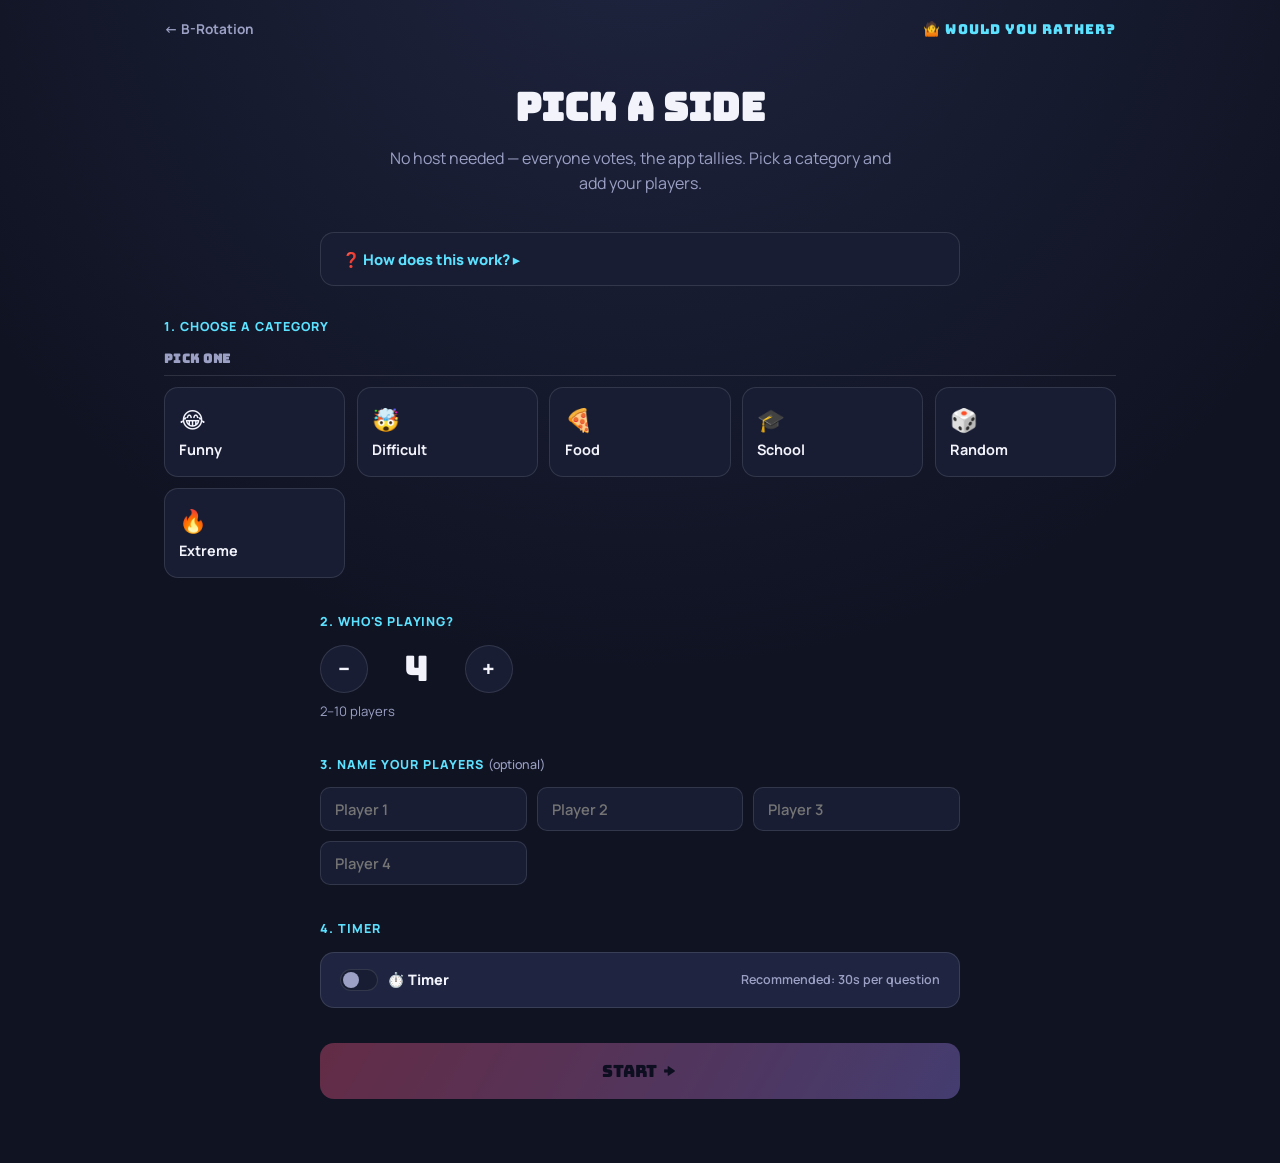
<file: wouldurather.html>
<!DOCTYPE html>
<html lang="en">
<head>
<meta charset="UTF-8">
<meta name="viewport" content="width=device-width, initial-scale=1.0">
<title>Would You Rather? &mdash; B-Rotation</title>
<link rel="icon" href="data:image/svg+xml,<svg xmlns=%22http://www.w3.org/2000/svg%22 viewBox=%220 0 100 100%22><text y=%22.9em%22 font-size=%2290%22>🤷</text></svg>">
<link rel="preconnect" href="https://fonts.googleapis.com">
<link rel="preconnect" href="https://fonts.gstatic.com" crossorigin>
<link href="https://fonts.googleapis.com/css2?family=Bungee&family=Manrope:wght@400;500;700;800&display=swap" rel="stylesheet">
<link rel="stylesheet" href="css/party.css">
<link rel="stylesheet" href="css/wouldurather.css">
<link rel="stylesheet" href="css/timer.css">
</head>
<body>

<header class="topbar">
  <a href="index.html" class="back-link">&larr; B-Rotation</a>
  <span class="topbar-title">🤷 WOULD YOU RATHER?</span>
</header>

<main class="wrap">

  <!-- SETUP -->
  <section id="screen-setup" class="screen active">
    <h1 class="screen-title">Pick a Side</h1>
    <p class="screen-sub">No host needed &mdash; everyone votes, the app tallies. Pick a category and add your players.</p>

    <details class="how-to-play">
      <summary>❓ How does this work?</summary>
      <ol>
        <li>Pick a category and add your players, then tap <strong>Start</strong>.</li>
        <li>Read the prompt out loud. Each player taps their own pick &mdash; A or B &mdash; in turn.</li>
        <li>Once everyone's voted, the results appear automatically. Talk about the split!</li>
        <li>Tap <strong>Next Question</strong> to keep going, or <strong>Skip</strong> if a prompt isn't for your group.</li>
      </ol>
    </details>

    <div class="block block-wide">
      <h2 class="block-label">1. Choose a category</h2>
      <div id="category-grid" class="theme-grid"></div>
    </div>

    <div class="block">
      <h2 class="block-label">2. Who's playing?</h2>
      <div class="stepper">
        <button type="button" id="count-minus" class="stepper-btn" aria-label="Decrease player count">&minus;</button>
        <span id="count-display" class="stepper-count">4</span>
        <button type="button" id="count-plus" class="stepper-btn" aria-label="Increase player count">&plus;</button>
      </div>
      <p class="stepper-hint">2&ndash;10 players</p>
    </div>

    <div class="block">
      <h2 class="block-label">3. Name your players <span class="optional">(optional)</span></h2>
      <div id="names-grid" class="names-grid"></div>
    </div>

    <div class="block">
      <h2 class="block-label">4. Timer</h2>
      <div id="timer-setup"></div>
    </div>

    <button type="button" id="btn-start" class="btn-primary" disabled>Start &rarr;</button>
  </section>

  <!-- PLAY -->
  <section id="screen-play" class="screen">
    <p id="vote-status" class="turn-banner">🗳️ Player 1, pick A or B!</p>
    <div id="game-timer" class="timer-mount"></div>

    <div id="vote-view">
      <div class="wyr-card">
        <div class="vote-row">
          <button type="button" id="btn-vote-a" class="vote-btn vote-btn-a"><span class="vote-letter">A</span><span id="option-a-text">Option A</span></button>
          <button type="button" id="btn-vote-b" class="vote-btn vote-btn-b"><span class="vote-letter">B</span><span id="option-b-text">Option B</span></button>
        </div>
      </div>
    </div>

    <div id="results-view" class="hidden">
      <div class="wyr-card">
        <div class="vote-row">
          <div class="result-option">
            <span class="result-option-label" id="result-a-text">Option A</span>
            <div class="result-bar-track"><div class="result-bar-fill" id="result-a-bar" style="width:0%"></div></div>
            <span class="result-option-count" id="result-a-count">0 votes</span>
          </div>
          <div class="result-option">
            <span class="result-option-label" id="result-b-text">Option B</span>
            <div class="result-bar-track"><div class="result-bar-fill" id="result-b-bar" style="width:0%"></div></div>
            <span class="result-option-count" id="result-b-count">0 votes</span>
          </div>
        </div>
      </div>
      <button type="button" id="btn-next-question" class="btn-primary">Next Question &rarr;</button>
    </div>

    <div class="btn-row wyr-actions">
      <button type="button" id="btn-skip" class="btn-secondary">Skip</button>
      <button type="button" id="btn-end-session" class="btn-secondary">🏁 End Session</button>
    </div>
  </section>

  <!-- SUMMARY -->
  <section id="screen-summary" class="screen">
    <span class="big-icon">🏁</span>
    <h1 class="screen-title">Session Complete!</h1>
    <p class="screen-sub" id="summary-text">You made it through 0 questions.</p>
    <div class="btn-row">
      <button type="button" id="btn-play-again" class="btn-primary">Play Again</button>
      <button type="button" id="btn-new-game" class="btn-secondary">New Game</button>
    </div>
  </section>

</main>

<script src="js/shared.js"></script>
<script src="js/data-wouldurather.js"></script>
<script src="js/wouldurather.js"></script>
</body>
</html>
</file>
<file: css/style.css>
:root{
  --ink:#100e18;
  --ink-2:#17131f;
  --paper:#f4f0ff;
  --paper-dim:#c7bfe0;
  --magenta:#ff3d81;
  --gold:#ffd23f;
  --cyan:#3ee6c4;
  --violet:#8a5cff;
  --border:rgba(244,240,255,0.14);
  --radius:22px;
  --font-display:"Bungee", system-ui, sans-serif;
  --font-body:"Manrope", system-ui, sans-serif;
}

*,*::before,*::after{box-sizing:border-box;}
html,body{margin:0;padding:0;}
body{
  min-height:100vh;
  background:
    radial-gradient(circle at 15% 8%, rgba(138,92,255,0.35), transparent 45%),
    radial-gradient(circle at 85% 0%, rgba(62,230,196,0.18), transparent 40%),
    var(--ink);
  color:var(--paper);
  font-family:var(--font-body);
  overflow-x:hidden;
  position:relative;
}

a{color:inherit;text-decoration:none;}
button{font-family:inherit;}

.noise-overlay{
  position:fixed;inset:0;pointer-events:none;z-index:1;opacity:0.05;mix-blend-mode:overlay;
  background-image:url("data:image/svg+xml,%3Csvg xmlns='http://www.w3.org/2000/svg' width='120' height='120'%3E%3Cfilter id='n'%3E%3CfeTurbulence type='fractalNoise' baseFrequency='0.9' numOctaves='2' stitchTiles='stitch'/%3E%3C/filter%3E%3Crect width='100%25' height='100%25' filter='url(%23n)'/%3E%3C/svg%3E");
}

.glow{position:fixed;border-radius:50%;filter:blur(90px);pointer-events:none;z-index:0;opacity:0.5;}
.glow-a{width:420px;height:420px;background:var(--magenta);top:-120px;left:-100px;animation:drift 14s ease-in-out infinite;}
.glow-b{width:360px;height:360px;background:var(--cyan);bottom:-140px;right:-80px;animation:drift 18s ease-in-out infinite reverse;}
.glow-c{width:300px;height:300px;background:var(--gold);top:40%;left:60%;opacity:0.25;animation:drift 22s ease-in-out infinite;}

@keyframes drift{
  0%,100%{transform:translate(0,0) scale(1);}
  50%{transform:translate(30px,-20px) scale(1.08);}
}

/* ---------- Home ---------- */
.home{
  position:relative;z-index:2;
  max-width:1280px;margin:0 auto;
  padding:clamp(2rem,6vw,5rem) 1.5rem 3rem;
  display:flex;flex-direction:column;align-items:center;
  min-height:100vh;
}

.home-header{text-align:center;margin-bottom:clamp(2.5rem,6vw,4rem);}

.badge{
  display:inline-block;
  font-size:0.7rem;letter-spacing:0.14em;font-weight:800;
  color:var(--gold);
  border:1px solid rgba(255,210,63,0.4);
  background:rgba(255,210,63,0.08);
  padding:0.45em 1em;border-radius:999px;
  margin-bottom:1.5rem;
  animation:fadeUp 0.7s ease both;
}

.home-title{
  font-family:var(--font-display);
  font-size:clamp(3.2rem,12vw,7rem);
  line-height:0.92;
  margin:0 0 1.1rem;
  letter-spacing:0.01em;
}
.home-title .line{display:inline-block;}
.line-1{
  color:var(--paper);
  animation:fadeUp 0.7s ease 0.05s both;
}
.line-2{
  background:linear-gradient(100deg,var(--magenta),var(--gold) 55%,var(--cyan));
  -webkit-background-clip:text;background-clip:text;color:transparent;
  animation:fadeUp 0.7s ease 0.15s both;
}

.home-tagline{
  font-size:clamp(1rem,2.2vw,1.25rem);
  color:var(--paper-dim);
  max-width:520px;margin:0 auto;
  font-weight:500;
  animation:fadeUp 0.7s ease 0.25s both;
}

.game-groups{
  width:100%;
  display:flex;flex-direction:column;gap:2.6rem;
  animation:fadeUp 0.8s ease 0.35s both;
}

.game-group-label{
  font-family:var(--font-display);
  font-size:0.95rem;letter-spacing:0.04em;
  color:var(--paper-dim);
  margin:0 0 1.1rem;
  padding-bottom:0.6rem;
  border-bottom:1px solid var(--border);
}

.game-grid{
  display:grid;
  grid-template-columns:repeat(auto-fit,minmax(240px,1fr));
  gap:1.1rem;
  width:100%;
}

.game-card{
  --card-accent:#ff3d81;
  position:relative;
  overflow:hidden;
  border-radius:18px;
  border:1px solid var(--border);
  padding:1.6rem 1.5rem;
  display:flex;flex-direction:column;align-items:flex-start;
  min-height:190px;
  transition:transform 0.3s cubic-bezier(.2,.8,.2,1), border-color 0.3s, box-shadow 0.3s;
  background:var(--ink-2);
}

.game-card:hover, .game-card:focus-visible{
  transform:translateY(-5px);
  border-color:color-mix(in srgb, var(--card-accent) 55%, transparent);
  box-shadow:0 16px 40px -18px color-mix(in srgb, var(--card-accent) 55%, transparent);
}

.card-icon{font-size:1.9rem;margin:0 0 0.6rem;filter:drop-shadow(0 4px 12px rgba(0,0,0,0.4));}
.card-title{
  font-family:var(--font-display);
  font-size:1.05rem;
  margin:0 0 0.5rem;
  color:var(--card-accent);
}
.card-desc{
  color:var(--paper-dim);
  font-size:0.85rem;line-height:1.5;
  margin:0 0 1.1rem;
}
.card-meta{
  margin-top:auto;
  display:flex;flex-wrap:wrap;gap:0.4rem;
}
.meta-chip{
  font-size:0.68rem;font-weight:700;letter-spacing:0.02em;
  color:var(--paper-dim);
  border:1px solid var(--border);
  border-radius:999px;
  padding:0.3em 0.7em;
}
.meta-chip.meta-auto{color:var(--card-accent);border-color:color-mix(in srgb, var(--card-accent) 45%, transparent);}
.meta-chip.meta-gm{color:var(--cyan);border-color:rgba(62,230,196,0.35);}

.home-footer{
  margin-top:clamp(2.5rem,6vw,4rem);
  font-size:0.8rem;color:var(--paper-dim);
  opacity:0.7;letter-spacing:0.02em;
  animation:fadeUp 0.9s ease 0.45s both;
}

@keyframes fadeUp{
  from{opacity:0;transform:translateY(16px);}
  to{opacity:1;transform:translateY(0);}
}

@media (max-width:520px){
  .badge{font-size:0.62rem;}
}
</file>
<file: css/party.css>
/* Shared component styles for the party-game family (everything except the
   homepage, Spy Word, and Quiz Night, which keep their own bespoke sheets).
   Each game's own stylesheet loads AFTER this one and only needs to redefine
   the :root palette + a few bespoke touches — see css/whoami.css etc. */

:root{
  --ink:#0d0e18;
  --panel:#161826;
  --panel-2:#1d1f30;
  --paper:#f3f2fb;
  --paper-dim:#a5a6c0;
  --accent:#7c5cff;
  --accent-2:#ffb84d;
  --border:rgba(243,242,251,0.12);
  --font-display:"Bungee", system-ui, sans-serif;
  --font-body:"Manrope", system-ui, sans-serif;
}

*,*::before,*::after{box-sizing:border-box;}
html,body{margin:0;padding:0;}
body{
  min-height:100vh;
  background:radial-gradient(circle at 50% -10%, var(--panel-2) 0%, var(--ink) 55%);
  color:var(--paper);
  font-family:var(--font-body);
  position:relative;
  overflow-x:hidden;
}
a{color:inherit;}
button{font-family:inherit;border:none;cursor:pointer;}
.hidden{display:none !important;}

/* Topbar */
.topbar{
  position:relative;z-index:2;
  display:flex;align-items:center;justify-content:space-between;
  padding:1.25rem 1.5rem;
  max-width:1000px;margin:0 auto;
}
.back-link{font-size:0.85rem;font-weight:700;color:var(--paper-dim);text-decoration:none;transition:color 0.2s;}
.back-link:hover{color:var(--accent-2);}
.topbar-title{font-family:var(--font-display);font-size:0.85rem;letter-spacing:0.08em;color:var(--accent-2);}

.wrap{position:relative;z-index:2;max-width:1000px;margin:0 auto;padding:1rem 1.5rem 4rem;}

.screen{display:none;animation:fadeIn 0.45s ease both;}
.screen.active{display:block;}
@keyframes fadeIn{from{opacity:0;transform:translateY(10px);}to{opacity:1;transform:translateY(0);}}

.screen-title{font-family:var(--font-display);font-size:clamp(1.7rem,5vw,2.4rem);margin:0.5rem 0 0.8rem;text-align:center;}
.screen-sub{color:var(--paper-dim);text-align:center;font-size:1rem;line-height:1.6;max-width:52ch;margin:0 auto 2.2rem;}
.big-icon{font-size:3rem;display:block;text-align:center;margin-bottom:1rem;}

.block{margin-bottom:2.2rem;max-width:640px;margin-left:auto;margin-right:auto;}
.block-wide{max-width:100%;}
.block-label{font-size:0.78rem;letter-spacing:0.08em;text-transform:uppercase;color:var(--accent-2);font-weight:800;margin:0 0 0.9rem;}
.optional{color:var(--paper-dim);text-transform:none;font-weight:500;letter-spacing:0;}

/* How to play */
.how-to-play{max-width:640px;margin:0 auto 2rem;background:var(--panel);border:1px solid var(--border);border-radius:14px;padding:1rem 1.3rem;}
.how-to-play summary{cursor:pointer;font-weight:800;font-size:0.92rem;color:var(--accent-2);list-style:none;}
.how-to-play summary::-webkit-details-marker{display:none;}
.how-to-play summary::after{content:" ▸";}
.how-to-play[open] summary::after{content:" ▾";}
.how-to-play ol,.how-to-play ul{margin:0.9rem 0 0.2rem;padding-left:1.2rem;color:var(--paper-dim);font-size:0.88rem;line-height:1.7;}

/* Grouped card picker (themes / categories / prompt sets) */
.theme-grid{display:flex;flex-direction:column;gap:1.5rem;}
.theme-group-label{font-family:var(--font-display);font-size:0.78rem;letter-spacing:0.04em;color:var(--paper-dim);margin:0 0 0.7rem;padding-bottom:0.5rem;border-bottom:1px solid var(--border);}
.theme-group-row{display:grid;grid-template-columns:repeat(auto-fill,minmax(150px,1fr));gap:0.7rem;}
.theme-btn{
  background:var(--panel);border:1px solid var(--border);border-radius:14px;
  padding:1rem 0.9rem;color:var(--paper);text-align:left;
  transition:border-color 0.2s, transform 0.2s, background 0.2s;
  display:flex;flex-direction:column;gap:0.4rem;
}
.theme-btn:hover{transform:translateY(-2px);border-color:rgba(124,92,255,0.45);}
.theme-btn .t-icon{font-size:1.4rem;}
.theme-btn .t-name{font-size:0.9rem;font-weight:700;line-height:1.3;}
.theme-btn .t-cats{font-size:0.78rem;color:var(--paper-dim);line-height:1.4;}
.theme-btn.selected{
  border-color:var(--accent);
  background:linear-gradient(160deg, rgba(124,92,255,0.2), var(--panel));
  box-shadow:0 0 0 1px var(--accent) inset;
}

/* Stepper (player count) */
.stepper{display:flex;align-items:center;gap:1.4rem;}
.stepper-btn{
  width:48px;height:48px;border-radius:50%;background:var(--panel);border:1px solid var(--border);
  color:var(--paper);font-size:1.4rem;font-weight:800;display:flex;align-items:center;justify-content:center;
  transition:border-color 0.2s;
}
.stepper-btn:hover{border-color:var(--accent);}
.stepper-btn:disabled{opacity:0.3;cursor:not-allowed;}
.stepper-count{font-family:var(--font-display);font-size:2.2rem;min-width:2ch;text-align:center;}
.stepper-hint{color:var(--paper-dim);font-size:0.82rem;margin:0.6rem 0 0;}

/* Player name inputs */
.names-grid{display:grid;grid-template-columns:repeat(auto-fill,minmax(160px,1fr));gap:0.6rem;}
.name-input{
  background:var(--panel);border:1px solid var(--border);border-radius:10px;
  padding:0.7rem 0.9rem;color:var(--paper);font-family:var(--font-body);font-weight:600;font-size:0.92rem;width:100%;
}
.name-input:focus{outline:none;border-color:var(--accent);}

/* Team scoreboard (Quiz-Night-style, for games with optional team scoring) */
.team-row{display:flex;align-items:center;gap:0.6rem;margin-bottom:0.6rem;}
.team-swatch{width:14px;height:14px;border-radius:4px;flex:none;}
.team-input{flex:1;background:var(--panel);border:1px solid var(--border);border-radius:10px;padding:0.7rem 0.9rem;color:var(--paper);font-weight:600;font-size:0.92rem;font-family:var(--font-body);}
.team-input:focus{outline:none;border-color:var(--accent);}
.team-remove{background:transparent;color:var(--paper-dim);border:1px solid var(--border);width:36px;height:36px;border-radius:9px;font-size:1rem;flex:none;transition:color 0.2s, border-color 0.2s;}
.team-remove:hover{color:#ff6b6b;border-color:#ff6b6b;}
.btn-add-team{background:transparent;border:1px dashed var(--border);color:var(--paper-dim);padding:0.65rem 1rem;border-radius:10px;font-weight:700;font-size:0.85rem;transition:border-color 0.2s, color 0.2s;}
.btn-add-team:hover{border-color:var(--accent);color:var(--accent);}
.teams-setup{display:flex;flex-direction:column;gap:0.6rem;margin-bottom:0.8rem;max-width:640px;margin-left:auto;margin-right:auto;}

/* Category banner (used above a round when a category name should be shown) */
.cat-banner{text-align:center;font-family:var(--font-display);font-size:clamp(1.1rem,3.5vw,1.5rem);color:var(--accent-2);margin:0 0 0.6rem;}

/* Answer reveal block */
.answer-block{background:rgba(124,92,255,0.1);border:1px solid rgba(124,92,255,0.3);border-radius:14px;padding:1.2rem 1.4rem;margin:0 auto 1.5rem;max-width:520px;}
.a-label{font-size:0.7rem;letter-spacing:0.1em;text-transform:uppercase;color:var(--accent-2);font-weight:800;display:block;margin-bottom:0.5rem;}
.a-text{font-size:1.2rem;font-weight:800;margin:0;color:var(--paper);}

/* Award row (award points to a team after a correct answer) */
.award-row{display:flex;flex-wrap:wrap;gap:0.6rem;justify-content:center;margin:0 auto 1.2rem;max-width:640px;}
.award-btn{background:var(--panel);border:1px solid var(--border);color:var(--paper);padding:0.6rem 1rem;border-radius:10px;font-weight:700;font-size:0.85rem;display:flex;align-items:center;gap:0.5rem;transition:border-color 0.2s, transform 0.2s;}
.award-btn:hover{border-color:var(--accent);transform:translateY(-2px);}
.award-btn .sw{width:10px;height:10px;border-radius:3px;}

.scoreboard{display:flex;flex-wrap:wrap;gap:0.8rem;justify-content:center;margin-bottom:1.8rem;}
.score-chip{background:var(--panel);border:1px solid var(--border);border-radius:14px;padding:0.7rem 1rem;display:flex;align-items:center;gap:0.7rem;min-width:150px;}
.score-swatch{width:10px;height:10px;border-radius:3px;flex:none;}
.score-name{font-weight:800;font-size:0.85rem;flex:1;overflow:hidden;text-overflow:ellipsis;white-space:nowrap;}
.score-value{font-family:var(--font-display);font-size:1.2rem;color:var(--accent-2);min-width:2.5ch;text-align:right;}
.score-btns{display:flex;flex-direction:column;gap:2px;}
.score-btn{width:20px;height:16px;background:var(--panel-2);border:1px solid var(--border);color:var(--paper-dim);font-size:0.65rem;line-height:1;border-radius:4px;display:flex;align-items:center;justify-content:center;}
.score-btn:hover{color:var(--accent-2);border-color:var(--accent-2);}

/* Generic checkbox + label row (e.g. Categories' elimination-mode toggle) */
.toggle-check{display:flex;align-items:center;gap:0.6rem;font-size:0.9rem;font-weight:700;color:var(--paper);cursor:pointer;}
.toggle-check input{width:18px;height:18px;accent-color:var(--accent);cursor:pointer;}

/* Turn banner */
.turn-banner{text-align:center;font-weight:800;font-size:1rem;color:var(--paper);margin:0 0 1.2rem;}

/* Buttons */
.btn-primary{
  display:block;width:100%;max-width:640px;margin:0 auto;
  background:linear-gradient(120deg, var(--accent), #a58bff);
  color:#0d0620;font-family:var(--font-display);font-size:1.05rem;
  padding:1.05rem 1.5rem;border-radius:14px;text-align:center;
  box-shadow:0 12px 30px -12px rgba(124,92,255,0.55);
  transition:transform 0.2s, box-shadow 0.2s, opacity 0.2s;
}
.btn-primary:hover:not(:disabled){transform:translateY(-2px);box-shadow:0 16px 36px -12px rgba(124,92,255,0.7);}
.btn-primary:disabled{opacity:0.35;cursor:not-allowed;box-shadow:none;transform:none;}

.btn-secondary{
  background:transparent;border:1px solid var(--border);color:var(--paper);
  font-family:var(--font-display);font-size:0.9rem;padding:0.9rem 1.4rem;border-radius:12px;text-align:center;
  transition:border-color 0.2s;
}
.btn-secondary:hover{border-color:var(--paper-dim);}

.btn-row{display:grid;grid-template-columns:1fr 1fr;gap:0.8rem;max-width:420px;margin:0 auto;}
.btn-row-3{display:grid;grid-template-columns:repeat(3,1fr);gap:0.7rem;max-width:560px;margin:0 auto;}

/* Vote / results */
.vote-row{display:grid;grid-template-columns:1fr 1fr;gap:1rem;max-width:640px;margin:0 auto 1.5rem;}
.vote-btn{
  background:var(--panel);border:2px solid var(--border);border-radius:16px;padding:1.8rem 1rem;
  text-align:center;font-weight:700;font-size:1.05rem;color:var(--paper);transition:border-color 0.2s, transform 0.2s;
}
.vote-btn:hover{border-color:var(--accent);transform:translateY(-2px);}
.results-list{max-width:520px;margin:0 auto 2rem;display:flex;flex-direction:column;gap:0.6rem;}
.result-row{display:flex;align-items:center;gap:0.8rem;background:var(--panel);border:1px solid var(--border);border-radius:14px;padding:0.9rem 1.2rem;}
.result-row.result-winner{border-color:var(--accent-2);background:linear-gradient(120deg, rgba(255,184,77,0.16), var(--panel));box-shadow:0 0 0 1px var(--accent-2) inset;}
.result-medal{font-size:1.3rem;width:1.6rem;text-align:center;}
.result-swatch{width:12px;height:12px;border-radius:4px;flex:none;}
.result-name{flex:1;font-weight:800;}
.result-score{font-family:var(--font-display);color:var(--accent-2);}
.result-bar-track{flex:1;height:10px;background:var(--panel-2);border-radius:999px;overflow:hidden;}
.result-bar-fill{height:100%;background:linear-gradient(90deg, var(--accent), var(--accent-2));}

/* Pass-the-device card (used before a private/one-player reveal) */
.pass-card{
  background:var(--panel);border:1px solid var(--border);border-radius:24px;
  padding:3rem 2rem;text-align:center;max-width:440px;margin:0 auto 1.6rem;
}
.pass-icon{font-size:2.6rem;display:block;margin-bottom:1rem;}
.pass-title{font-size:0.85rem;letter-spacing:0.1em;text-transform:uppercase;color:var(--paper-dim);font-weight:700;margin:0 0 0.6rem;}
.pass-name{font-family:var(--font-display);font-size:clamp(1.8rem,6vw,2.6rem);color:var(--accent-2);margin:0 0 1.2rem;word-break:break-word;}
.pass-hint{color:var(--paper-dim);font-size:0.9rem;margin:0 0 1.8rem;line-height:1.6;}

/* Reveal card (secret word / character / clue) */
.reveal-card{
  background:linear-gradient(165deg, var(--panel-2), var(--panel));
  border:1px solid rgba(124,92,255,0.3);border-radius:24px;
  padding:3rem 2rem;text-align:center;max-width:460px;margin:2rem auto;position:relative;
}
.reveal-label{font-size:0.78rem;letter-spacing:0.12em;text-transform:uppercase;color:var(--accent-2);font-weight:800;display:block;margin-bottom:1rem;}
.reveal-text{font-family:var(--font-display);font-size:clamp(1.6rem,6vw,2.4rem);margin:0 0 1rem;color:var(--paper);word-break:break-word;}
.reveal-footnote{color:var(--paper-dim);font-size:0.88rem;margin:0;}

@media (max-width:640px){
  .vote-row{grid-template-columns:1fr;}
  .btn-row{grid-template-columns:1fr;}
  .btn-row-3{grid-template-columns:1fr;}
}
</file>
<file: css/categories.css>
:root{
  --ink:#0c1a1a;
  --panel:#132727;
  --panel-2:#183330;
  --paper:#eefaf7;
  --paper-dim:#9ec4bd;
  --accent:#17d4b8;
  --accent-2:#ffcf56;
  --border:rgba(238,250,247,0.12);
}

.cat-banner{
  text-align:center;font-family:var(--font-display);
  font-size:clamp(1.1rem,3.5vw,1.5rem);color:var(--accent-2);
  margin:0 0 0.6rem;
}
.cat-card{padding:2.2rem 2rem;}
.cat-secondary-actions{margin-top:1rem;}
</file>
<file: css/timer.css>
/* Universal timer component — shared by every game, including Spy Word and
   Quiz Night, which don't load css/party.css. Loaded LAST on every page so
   it can read that page's own :root palette; every color falls back to a
   sensible default for pages that don't define the token. */

.hidden{display:none !important;}

/* ---------- Setup: timer-setting widget ---------- */
.timer-setup{
  background:var(--panel-2, rgba(255,255,255,0.05));
  border:1px solid var(--border, rgba(255,255,255,0.14));
  border-radius:14px;
  padding:1rem 1.2rem;
}
.timer-setup-head{
  display:flex;align-items:center;justify-content:space-between;flex-wrap:wrap;gap:0.6rem;
}
.ts-recommended{font-size:0.78rem;color:var(--paper-dim, #999);font-weight:600;}

.timer-switch{display:inline-flex;align-items:center;gap:0.55rem;cursor:pointer;user-select:none;}
.timer-switch input{position:absolute;opacity:0;width:0;height:0;}
.ts-track{
  width:38px;height:22px;border-radius:999px;flex:none;position:relative;
  background:var(--panel, rgba(255,255,255,0.12));
  border:1px solid var(--border, rgba(255,255,255,0.2));
  transition:background 0.2s, border-color 0.2s;
}
.ts-thumb{
  position:absolute;top:2px;left:2px;width:16px;height:16px;border-radius:50%;
  background:var(--paper-dim, #999);transition:transform 0.2s, background 0.2s;
}
.timer-switch input:checked + .ts-track{background:var(--accent, #7c5cff);border-color:var(--accent, #7c5cff);}
.timer-switch input:checked + .ts-track .ts-thumb{transform:translateX(16px);background:#fff;}
.ts-label{font-size:0.9rem;font-weight:800;color:var(--paper, #fff);}

.ts-body{
  margin-top:0.9rem;display:flex;flex-wrap:wrap;align-items:center;gap:0.9rem;
  padding-top:0.9rem;border-top:1px solid var(--border, rgba(255,255,255,0.12));
}
.ts-presets{display:flex;flex-wrap:wrap;gap:0.5rem;}
.ts-preset{
  background:var(--panel, rgba(255,255,255,0.08));
  border:1px solid var(--border, rgba(255,255,255,0.18));
  color:var(--paper, #fff);padding:0.4rem 0.85rem;border-radius:999px;
  font-weight:700;font-size:0.82rem;transition:border-color 0.2s, background 0.2s;
}
.ts-preset:hover{border-color:var(--accent, #7c5cff);}
.ts-preset.selected{
  border-color:var(--accent, #7c5cff);
  background:linear-gradient(120deg, rgba(124,92,255,0.25), transparent);
}
.ts-custom{display:flex;align-items:center;gap:0.5rem;font-size:0.82rem;color:var(--paper-dim, #999);font-weight:600;}
.ts-custom-input{
  width:64px;background:var(--panel, rgba(255,255,255,0.08));
  border:1px solid var(--border, rgba(255,255,255,0.18));border-radius:8px;
  padding:0.4rem 0.5rem;color:var(--paper, #fff);font-family:var(--font-body, inherit);font-weight:700;font-size:0.9rem;
}
.ts-custom-input:focus{outline:none;border-color:var(--accent, #7c5cff);}

/* ---------- In-game: timer HUD ---------- */
.timer-mount{display:flex;justify-content:center;margin:0 0 1.2rem;}
.timer-hud{
  display:inline-flex;align-items:center;gap:0.7rem;
  font-family:var(--font-display, inherit);font-size:1.1rem;color:var(--accent-2, #ffb84d);
  border:1px solid rgba(255,184,77,0.35);border-radius:999px;padding:0.35em 0.9em;
  transition:color 0.2s, border-color 0.2s;
}
.timer-hud.timer-warn{color:#ffcb3c;border-color:rgba(255,203,60,0.5);}
.timer-hud.timer-urgent{color:#ff6b6b;border-color:rgba(255,107,107,0.5);animation:pulseTimer 1s ease infinite;}
@keyframes pulseTimer{0%,100%{transform:scale(1);}50%{transform:scale(1.08);}}

.timer-controls{display:inline-flex;gap:0.35rem;}
.timer-ctrl{
  width:26px;height:26px;border-radius:50%;
  background:rgba(255,255,255,0.08);border:1px solid var(--border, rgba(255,255,255,0.2));
  color:inherit;font-size:0.75rem;line-height:1;
  display:inline-flex;align-items:center;justify-content:center;
  transition:border-color 0.2s, transform 0.2s;
}
.timer-ctrl:hover{border-color:currentColor;transform:translateY(-1px);}
</file>
<file: css/charades.css>
:root{
  --ink:#1a0f1c;
  --panel:#261527;
  --panel-2:#301c32;
  --paper:#f9f0f7;
  --paper-dim:#c8a8c4;
  --accent:#ff4fa3;
  --accent-2:#ffd23f;
  --border:rgba(249,240,247,0.12);
}
</file>
<file: css/tiebreaker.css>
/* Universal tie-breaker screen — shared by every game with a final score,
   including Quiz Night which doesn't load css/party.css. Loaded last so it
   can read that page's own :root palette; every color falls back to a
   sensible default for pages that don't define the token. */

.tb-panel{
  text-align:center;
  background:var(--panel, rgba(255,255,255,0.04));
  border:1px solid var(--border, rgba(255,255,255,0.14));
  border-radius:20px;
  padding:2.4rem 2rem;
  max-width:560px;margin:2rem auto;
}
.tb-icon{font-size:3rem;display:block;margin-bottom:0.5rem;}
.tb-title{font-family:var(--font-display, inherit);font-size:1.5rem;color:var(--accent-2, #ffb84d);margin:0 0 0.8rem;}
.tb-tied{color:var(--paper, #fff);font-weight:700;margin:0 0 0.6rem;}
.tb-instructions{color:var(--paper-dim, #999);margin:0 0 1.2rem;line-height:1.55;}
.tb-body{margin-bottom:1.2rem;}
.tb-actions{display:flex;flex-wrap:wrap;gap:0.8rem;justify-content:center;}

.tb-question{font-size:1.1rem;font-weight:700;color:var(--paper, #fff);margin:0 0 1rem;}
.tb-result{font-size:1.05rem;font-weight:800;color:var(--paper, #fff);margin:0.8rem 0;}
.tb-buttons{display:flex;flex-wrap:wrap;gap:0.6rem;justify-content:center;margin-top:0.8rem;}

.tb-guess-rows{display:flex;flex-direction:column;gap:0.6rem;margin:0 auto 1rem;max-width:320px;}
.tb-guess-row{display:flex;align-items:center;justify-content:space-between;gap:0.8rem;font-weight:700;color:var(--paper, #fff);}
.tb-guess-input{
  width:90px;background:var(--panel-2, rgba(255,255,255,0.08));
  border:1px solid var(--border, rgba(255,255,255,0.18));border-radius:8px;
  padding:0.4rem 0.6rem;color:var(--paper, #fff);font-family:var(--font-body, inherit);font-weight:700;
}
.tb-guess-input:focus{outline:none;border-color:var(--accent, #7c5cff);}
</file>
<file: css/guessthesong.css>
:root{
  --ink:#1c0e1a;
  --panel:#2a1526;
  --panel-2:#341c30;
  --paper:#faf0f6;
  --paper-dim:#cba3bf;
  --accent:#ff3d9a;
  --accent-2:#4de8ff;
  --border:rgba(250,240,246,0.12);
}

.song-card{padding:2.4rem 2rem;}
.clue-list{display:flex;flex-direction:column;gap:1rem;}
.clue-item{
  font-size:1.1rem;line-height:1.6;color:var(--paper);
  background:var(--panel-2);border:1px solid var(--border);border-radius:12px;
  padding:1rem 1.2rem;text-align:left;
}
.clue-item.clue-emoji{font-size:2.2rem;text-align:center;letter-spacing:0.1em;}

.song-reveal-btn{max-width:640px;margin:0.8rem auto 1.5rem;display:block;}
.song-end{max-width:200px;margin:1.5rem auto 0;display:block;}

.point-badge{
  display:block;text-align:center;margin:0 auto 1.2rem;font-family:var(--font-display);
  font-size:0.85rem;letter-spacing:0.04em;color:var(--ink);
  background:linear-gradient(120deg, var(--accent-2), #8fefff);
  border-radius:999px;padding:0.4rem 1rem;max-width:fit-content;
}

/* Optional YouTube clip player — audio-only (no title/thumbnail) until the
   answer is revealed, then it expands into a normal video frame. */
.clip-player{position:relative;overflow:hidden;max-width:520px;margin:1.2rem auto;background:var(--panel);border:1px solid var(--border);border-radius:16px;padding:1rem 1.1rem;}

/* The iframe itself always keeps a real, non-zero pixel size — YouTube's
   player needs an actual rendering surface to initialize playback, and
   shrinking it to ~0px (rather than just moving it off-screen) leaves it
   stuck unable to play even after being resized back up later. So instead
   of shrinking the iframe, the wrap is moved off-screen while compact. */
.clip-frame-wrap{
  position:absolute;left:-9999px;top:-9999px;width:480px;height:270px;
  overflow:hidden;opacity:0;pointer-events:none;transition:opacity 0.3s ease;
}
.clip-player[data-state="revealed"] .clip-frame-wrap{
  position:relative;left:0;top:0;width:100%;height:auto;aspect-ratio:16/9;opacity:1;pointer-events:auto;
  border-radius:12px;overflow:hidden;margin-bottom:0.9rem;border:1px solid var(--border);background:#000;
}
.clip-yt-mount{width:100%;height:100%;}
.clip-yt-mount iframe{display:block;width:100%;height:100%;border:0;}

.clip-controls-bar{display:flex;align-items:center;flex-wrap:wrap;gap:0.7rem;}
.clip-badge{font-size:0.78rem;font-weight:800;color:var(--accent-2);background:rgba(255,61,154,0.12);border:1px solid rgba(255,61,154,0.3);border-radius:999px;padding:0.3rem 0.7rem;white-space:nowrap;}
.clip-player[data-state="revealed"] .clip-badge{display:none;}
.clip-btns{display:flex;gap:0.5rem;}
.clip-btn{background:var(--panel-2);border:1px solid var(--border);color:var(--paper);font-weight:700;font-size:0.82rem;padding:0.5rem 0.9rem;border-radius:10px;transition:border-color 0.2s;}
.clip-btn:hover:not(:disabled){border-color:var(--accent);}
.clip-btn:disabled{opacity:0.4;cursor:not-allowed;}
.clip-progress{flex:1 1 100%;height:6px;background:var(--panel-2);border-radius:999px;overflow:hidden;}
.clip-progress-fill{height:100%;width:0%;background:linear-gradient(90deg, var(--accent), var(--accent-2));transition:width 0.2s linear;}
.clip-fallback{margin:0.8rem 0 0;color:var(--paper-dim);font-size:0.85rem;text-align:center;}

@media (max-width:480px){
  .clip-controls-bar{justify-content:center;}
}

.theme-stats{display:flex;flex-direction:column;gap:1rem;margin:2rem auto;max-width:400px;}
.stat-item{display:flex;justify-content:space-between;align-items:center;padding:1rem 1.2rem;background:var(--panel-2);border:1px solid var(--border);border-radius:12px;}
.stat-label{color:var(--paper-dim);font-size:0.9rem;font-weight:500;}
.stat-value{color:var(--paper);font-size:1.1rem;font-weight:700;font-family:var(--font-display);}
</file>
<file: css/mostlikely.css>
:root{
  --ink:#160f1f;
  --panel:#221630;
  --panel-2:#2b1c3d;
  --paper:#f6f0fb;
  --paper-dim:#b5a3c9;
  --accent:#c65cff;
  --accent-2:#ffd23f;
  --border:rgba(246,240,251,0.12);
}

.mlt-card{max-width:560px;margin:0 auto 1.5rem;}
.mlt-question{
  font-family:var(--font-display);
  font-size:clamp(1.2rem,4vw,1.6rem);
  text-align:center;margin:0 0 1.5rem;
  color:var(--paper);
}
.mlt-vote-grid{display:grid;grid-template-columns:repeat(auto-fill,minmax(140px,1fr));gap:0.7rem;}
.mlt-vote-btn{
  background:var(--panel);border:2px solid var(--border);border-radius:14px;
  padding:1rem 0.8rem;text-align:center;font-weight:700;color:var(--paper);
  transition:border-color 0.2s, transform 0.2s;
}
.mlt-vote-btn:hover{border-color:var(--accent);transform:translateY(-2px);}

.mlt-actions{margin-top:1.5rem;}
</file>
<file: css/password.css>
:root{
  --ink:#0e1420;
  --panel:#151d30;
  --panel-2:#1b253c;
  --paper:#eef2fb;
  --paper-dim:#96a1c4;
  --accent:#4d8cff;
  --accent-2:#ffd23f;
  --border:rgba(238,242,251,0.12);
}

#btn-next-clue{max-width:640px;}
</file>
<file: css/pictureguess.css>
:root{
  --ink:#0a1622;
  --panel:#122232;
  --panel-2:#172c3f;
  --paper:#eef7fb;
  --paper-dim:#93b0c4;
  --accent:#22c5ff;
  --accent-2:#ffd23f;
  --border:rgba(238,247,251,0.12);
}

.picture-frame{
  position:relative;
  width:100%;max-width:480px;aspect-ratio:4/3;margin:0 auto 1.5rem;
  background:linear-gradient(165deg, var(--panel-2), var(--panel));
  border:1px solid rgba(34,197,255,0.3);border-radius:24px;
  display:flex;align-items:center;justify-content:center;
  overflow:hidden;
}

.picture-image{
  width:100%;height:100%;object-fit:cover;display:block;
  transition:filter 0.6s ease;
  filter:blur(20px);
}

.picture-loading{
  display:flex;flex-direction:column;align-items:center;justify-content:center;gap:0.8rem;
  color:var(--paper-dim);font-weight:700;letter-spacing:0.02em;
}
.picture-spinner{
  width:2.5rem;height:2.5rem;border-radius:50%;
  border:4px solid rgba(238,247,251,0.15);
  border-top-color:var(--accent);
  animation:pictureSpin 0.9s linear infinite;
}
@keyframes pictureSpin{to{transform:rotate(360deg);}}

.picture-fallback{
  display:flex;flex-direction:column;align-items:center;justify-content:center;gap:0.6rem;
  padding:0 1.5rem;text-align:center;
}
.picture-fallback-emoji{
  font-size:5.5rem;
  transition:filter 0.6s ease;
  filter:blur(20px);
}
.picture-fallback-text{color:var(--paper-dim);font-weight:700;font-size:0.9rem;}

.song-reveal-btn{max-width:640px;margin:0.8rem auto 1.5rem;display:block;}
.song-end{max-width:200px;margin:1.5rem auto 0;display:block;}

@media (max-width:480px){
  .picture-frame{aspect-ratio:1/1;}
}
</file>
<file: css/quiz.css>
:root{
  --navy:#0a1128;
  --navy-2:#0f1a3d;
  --panel:#111d45;
  --panel-2:#152350;
  --paper:#f5f3ff;
  --paper-dim:#93a0c9;
  --gold:#ffcb3c;
  --gold-2:#ffe08a;
  --teal:#31e0c9;
  --border:rgba(245,243,255,0.12);
  --font-display:"Bungee", system-ui, sans-serif;
  --font-body:"Manrope", system-ui, sans-serif;
}

*,*::before,*::after{box-sizing:border-box;}
html,body{margin:0;padding:0;}
body{
  min-height:100vh;
  background:
    radial-gradient(ellipse at 50% -10%, #1b2c66 0%, var(--navy) 55%),
    var(--navy);
  color:var(--paper);
  font-family:var(--font-body);
  position:relative;
  overflow-x:hidden;
}

a{color:inherit;}
button{font-family:inherit;border:none;cursor:pointer;}

.quiz-shimmer{
  position:fixed;inset:0;pointer-events:none;z-index:0;
  background-image:
    repeating-linear-gradient(115deg, rgba(255,203,60,0.035) 0px, rgba(255,203,60,0.035) 2px, transparent 2px, transparent 90px);
}

.topbar{
  position:relative;z-index:2;
  display:flex;align-items:center;justify-content:space-between;
  padding:1.25rem 1.5rem;
  max-width:1100px;margin:0 auto;
}
.back-link{font-size:0.85rem;font-weight:700;color:var(--paper-dim);text-decoration:none;transition:color 0.2s;}
.back-link:hover{color:var(--gold);}
.topbar-title{font-family:var(--font-display);font-size:0.85rem;letter-spacing:0.08em;color:var(--gold);}

.wrap{position:relative;z-index:2;max-width:1100px;margin:0 auto;padding:1rem 1.5rem 4rem;}

.screen{display:none;animation:fadeIn 0.45s ease both;}
.screen.active{display:block;}
@keyframes fadeIn{from{opacity:0;transform:translateY(10px);}to{opacity:1;transform:translateY(0);}}

.screen-title{
  font-family:var(--font-display);
  font-size:clamp(1.7rem,5vw,2.4rem);
  margin:0.5rem 0 0.8rem;text-align:center;
}
.screen-sub{color:var(--paper-dim);text-align:center;font-size:1rem;line-height:1.6;max-width:50ch;margin:0 auto 2.2rem;}

.block{margin-bottom:2.2rem;max-width:640px;margin-left:auto;margin-right:auto;}
.block-wide{max-width:100%;}
.block-label{font-size:0.78rem;letter-spacing:0.08em;text-transform:uppercase;color:var(--teal);font-weight:800;margin:0 0 0.9rem;}

.theme-grid{display:flex;flex-direction:column;gap:1.6rem;}
.theme-group-label{
  font-family:var(--font-display);
  font-size:0.85rem;letter-spacing:0.04em;
  color:var(--paper-dim);
  margin:0 0 0.7rem;
  padding-bottom:0.5rem;
  border-bottom:1px solid var(--border);
}
.theme-group-row{display:grid;grid-template-columns:repeat(auto-fill,minmax(190px,1fr));gap:0.8rem;}
.theme-btn{
  background:var(--panel);border:1px solid var(--border);border-radius:14px;
  padding:1.2rem 1rem;color:var(--paper);text-align:left;
  display:flex;flex-direction:column;gap:0.5rem;
  transition:border-color 0.2s, transform 0.2s;
}
.theme-btn:hover{transform:translateY(-2px);border-color:rgba(255,203,60,0.4);}
.theme-btn .t-icon{font-size:1.5rem;}
.theme-btn .t-name{font-weight:800;font-size:0.95rem;}
.theme-btn .t-cats{font-size:0.78rem;color:var(--paper-dim);}
.theme-btn.selected{
  border-color:var(--gold);
  background:linear-gradient(160deg, rgba(255,203,60,0.16), var(--panel));
  box-shadow:0 0 0 1px var(--gold) inset;
}

.teams-setup{display:flex;flex-direction:column;gap:0.6rem;margin-bottom:0.8rem;}
.team-row{display:flex;align-items:center;gap:0.6rem;}
.team-swatch{width:14px;height:14px;border-radius:4px;flex:none;}
.team-input{
  flex:1;background:var(--panel);border:1px solid var(--border);border-radius:10px;
  padding:0.7rem 0.9rem;color:var(--paper);font-weight:600;font-size:0.92rem;font-family:var(--font-body);
}
.team-input:focus{outline:none;border-color:var(--gold);}
.team-remove{
  background:transparent;color:var(--paper-dim);border:1px solid var(--border);
  width:36px;height:36px;border-radius:9px;font-size:1rem;flex:none;transition:color 0.2s, border-color 0.2s;
}
.team-remove:hover{color:#ff6b6b;border-color:#ff6b6b;}
.btn-add-team{
  background:transparent;border:1px dashed var(--border);color:var(--paper-dim);
  padding:0.65rem 1rem;border-radius:10px;font-weight:700;font-size:0.85rem;
  transition:border-color 0.2s, color 0.2s;
}
.btn-add-team:hover{border-color:var(--teal);color:var(--teal);}

.btn-primary{
  display:block;width:100%;max-width:640px;margin:0 auto;
  background:linear-gradient(120deg, var(--gold), var(--gold-2));
  color:#241900;
  font-family:var(--font-display);font-size:1.05rem;
  padding:1.05rem 1.5rem;border-radius:14px;text-align:center;
  box-shadow:0 12px 30px -12px rgba(255,203,60,0.5);
  transition:transform 0.2s, box-shadow 0.2s, opacity 0.2s;
}
.btn-primary:hover:not(:disabled){transform:translateY(-2px);box-shadow:0 16px 36px -12px rgba(255,203,60,0.65);}
.btn-primary:disabled{opacity:0.35;cursor:not-allowed;box-shadow:none;transform:none;}

.btn-secondary{
  background:transparent;border:1px solid var(--border);color:var(--paper);
  font-family:var(--font-display);font-size:0.85rem;
  padding:0.85rem 1.4rem;border-radius:12px;text-align:center;
  transition:border-color 0.2s;
}
.btn-secondary:hover{border-color:var(--paper-dim);}
.hidden{display:none !important;}

/* Scoreboard */
.scoreboard{
  display:flex;flex-wrap:wrap;gap:0.8rem;justify-content:center;margin-bottom:1.8rem;
}
.score-chip{
  background:var(--panel);border:1px solid var(--border);border-radius:14px;
  padding:0.7rem 1rem;display:flex;align-items:center;gap:0.7rem;min-width:150px;
}
.score-swatch{width:10px;height:10px;border-radius:3px;flex:none;}
.score-name{font-weight:800;font-size:0.85rem;flex:1;overflow:hidden;text-overflow:ellipsis;white-space:nowrap;}
.score-value{font-family:var(--font-display);font-size:1.2rem;color:var(--gold);min-width:2.5ch;text-align:right;}
.score-btns{display:flex;flex-direction:column;gap:2px;}
.score-btn{
  width:20px;height:16px;background:var(--panel-2);border:1px solid var(--border);color:var(--paper-dim);
  font-size:0.65rem;line-height:1;border-radius:4px;display:flex;align-items:center;justify-content:center;
}
.score-btn:hover{color:var(--gold);border-color:var(--gold);}

/* Board */
.scroll-hint{
  text-align:center;font-size:0.78rem;font-weight:700;
  color:var(--teal);margin:0 0 0.7rem;
}

.board-scroll{
  overflow-x:auto;
  margin-bottom:2rem;
  padding-bottom:2px;
}
.board{
  display:grid;
  grid-template-columns:repeat(var(--cols,3), minmax(128px, 1fr));
  gap:0.55rem;
}
.cat-header{
  font-family:var(--font-display);
  font-size:clamp(0.75rem,2vw,0.95rem);
  text-align:center;
  color:var(--paper);
  background:var(--panel-2);
  border:1px solid var(--border);
  border-radius:10px;
  padding:0.9rem 0.5rem;
  line-height:1.3;
}
.tile{
  font-family:var(--font-display);
  font-size:clamp(1rem,2.6vw,1.35rem);
  color:var(--navy);
  background:linear-gradient(160deg, var(--gold-2), var(--gold));
  border:none;border-radius:10px;
  padding:1.05rem 0.5rem;
  transition:transform 0.15s, box-shadow 0.15s, opacity 0.2s;
  box-shadow:0 6px 0 0 #b5860a, 0 10px 18px -8px rgba(0,0,0,0.5);
}
.tile:hover:not(:disabled){transform:translateY(-3px);}
.tile:active:not(:disabled){transform:translateY(2px);box-shadow:0 3px 0 0 #b5860a;}
.tile:disabled{
  background:var(--panel);color:var(--paper-dim);opacity:0.35;
  box-shadow:none;cursor:default;
}

.tile-bonus{
  color:#3a2200;
  background:linear-gradient(160deg, #ffe9a8, #ffb347);
  box-shadow:0 6px 0 0 #c97a12, 0 10px 18px -8px rgba(0,0,0,0.5);
  position:relative;overflow:hidden;
}
.tile-bonus::after{
  content:"";position:absolute;inset:0;pointer-events:none;
  background:linear-gradient(120deg, transparent 30%, rgba(255,255,255,0.55) 50%, transparent 70%);
  animation:bonusShimmer 2.6s ease-in-out infinite;
}
@keyframes bonusShimmer{0%{transform:translateX(-120%);}100%{transform:translateX(120%);}}
.tile-bonus.tile-used{
  background:var(--panel);color:var(--paper-dim);
  box-shadow:none;
}
.tile-bonus.tile-used::after{display:none;}
.tile-sub{display:block;font-size:0.55em;letter-spacing:0.05em;margin-top:0.1em;}

.board-actions{display:flex;justify-content:center;gap:1rem;flex-wrap:wrap;}

/* Bonus setup (setup screen) */
.bonus-setup{
  background:var(--panel);border:1px solid var(--border);border-radius:14px;
  padding:1rem 1.2rem;
}
.toggle-check{display:flex;align-items:center;gap:0.6rem;font-size:0.9rem;font-weight:700;color:var(--paper);cursor:pointer;}
.toggle-check input{width:18px;height:18px;accent-color:var(--gold);cursor:pointer;}
.bonus-count-row{
  display:flex;align-items:center;gap:1rem;margin-top:0.9rem;padding-top:0.9rem;
  border-top:1px solid var(--border);font-size:0.9rem;color:var(--paper-dim);font-weight:700;
}
.bonus-count-row .stepper{display:flex;align-items:center;gap:0.7rem;}
.bonus-count-row .stepper-btn{
  width:32px;height:32px;border-radius:50%;background:var(--panel-2);border:1px solid var(--border);
  color:var(--paper);font-size:1.1rem;font-weight:800;display:flex;align-items:center;justify-content:center;
  transition:border-color 0.2s;
}
.bonus-count-row .stepper-btn:hover:not(:disabled){border-color:var(--gold);}
.bonus-count-row .stepper-btn:disabled{opacity:0.3;cursor:not-allowed;}
.bonus-count-row .stepper-count{font-family:var(--font-display);font-size:1.3rem;min-width:1.5ch;text-align:center;color:var(--paper);}

/* Bonus event overlay body */
.bonus-body{text-align:center;}
.bonus-icon{font-size:3rem;display:block;margin-bottom:0.6rem;}
.bonus-title{font-family:var(--font-display);font-size:1.4rem;color:var(--gold);margin:0 0 0.7rem;}
.bonus-desc{color:var(--paper-dim);margin:0 0 1.4rem;line-height:1.55;}
.bonus-interactive{display:flex;flex-wrap:wrap;gap:0.6rem;justify-content:center;margin-bottom:0.4rem;}
.bonus-result{font-size:1.05rem;font-weight:800;color:var(--paper);margin:0;}
.perk-badge{font-size:0.85rem;}
.award-btn-perk{border-color:var(--gold);}

/* Overlay / Question */
.overlay{
  position:fixed;inset:0;z-index:10;
  background:rgba(6,10,26,0.88);
  backdrop-filter:blur(6px);
  display:none;align-items:center;justify-content:center;
  padding:1.5rem;
}
.overlay.active{display:flex;animation:fadeIn 0.25s ease both;}

.question-card{
  background:linear-gradient(165deg, var(--panel-2), var(--panel));
  border:1px solid rgba(255,203,60,0.3);
  border-radius:24px;
  padding:2.6rem 2rem;
  max-width:560px;width:100%;
  text-align:center;
  box-shadow:0 30px 80px -20px rgba(0,0,0,0.7);
}
.q-meta{
  display:inline-block;
  font-size:0.75rem;letter-spacing:0.1em;text-transform:uppercase;font-weight:800;
  color:var(--teal);
  border:1px solid rgba(49,224,201,0.35);
  padding:0.35em 0.9em;border-radius:999px;
  margin-bottom:1.4rem;
}
.q-text{
  font-size:clamp(1.15rem,3.4vw,1.5rem);
  font-weight:700;line-height:1.45;
  margin:0 0 1.8rem;
}
.answer-block{
  background:rgba(255,203,60,0.1);
  border:1px solid rgba(255,203,60,0.3);
  border-radius:14px;
  padding:1.2rem 1.4rem;
  margin-bottom:1.8rem;
}
.a-label{font-size:0.7rem;letter-spacing:0.1em;text-transform:uppercase;color:var(--gold);font-weight:800;display:block;margin-bottom:0.5rem;}
.a-text{font-size:1.2rem;font-weight:800;margin:0;color:var(--paper);}

.award-row{display:flex;flex-wrap:wrap;gap:0.6rem;justify-content:center;margin-bottom:1.2rem;}
.award-btn{
  background:var(--panel);border:1px solid var(--border);color:var(--paper);
  padding:0.6rem 1rem;border-radius:10px;font-weight:700;font-size:0.85rem;
  display:flex;align-items:center;gap:0.5rem;
  transition:border-color 0.2s, transform 0.2s;
}
.award-btn:hover{border-color:var(--teal);transform:translateY(-2px);}
.award-btn .sw{width:10px;height:10px;border-radius:3px;}

#btn-show-answer{margin-bottom:1.2rem;}

/* How to Play */
.how-to-play{
  max-width:640px;margin:0 auto 2rem;
  background:var(--panel);border:1px solid var(--border);border-radius:14px;
  padding:1rem 1.3rem;
}
.how-to-play summary{
  cursor:pointer;font-weight:800;font-size:0.92rem;color:var(--teal);
  list-style:none;
}
.how-to-play summary::-webkit-details-marker{display:none;}
.how-to-play summary::after{content:" ▸";}
.how-to-play[open] summary::after{content:" ▾";}
.how-to-play ol{
  margin:0.9rem 0 0.2rem;padding-left:1.2rem;
  color:var(--paper-dim);font-size:0.88rem;line-height:1.7;
}

/* Mode picker */
#mode-grid{display:grid;grid-template-columns:repeat(auto-fit,minmax(220px,1fr));gap:0.8rem;max-width:640px;margin:0 auto;}
.mode-btn .t-cats{font-size:0.8rem;line-height:1.4;}

/* Turn banner */
.turn-banner{
  text-align:center;font-weight:800;font-size:1rem;
  color:var(--paper);
  margin:0 0 1.2rem;
}

/* Results screen */
.big-icon{font-size:3rem;display:block;text-align:center;margin-bottom:1rem;}
.results-list{
  max-width:480px;margin:0 auto 2rem;
  display:flex;flex-direction:column;gap:0.6rem;
}
.result-row{
  display:flex;align-items:center;gap:0.8rem;
  background:var(--panel);border:1px solid var(--border);border-radius:14px;
  padding:0.9rem 1.2rem;
}
.result-row.result-winner{
  border-color:var(--gold);
  background:linear-gradient(120deg, rgba(255,203,60,0.16), var(--panel));
  box-shadow:0 0 0 1px var(--gold) inset;
}
.result-medal{font-size:1.3rem;width:1.6rem;text-align:center;}
.result-swatch{width:12px;height:12px;border-radius:4px;flex:none;}
.result-name{flex:1;font-weight:800;}
.result-score{font-family:var(--font-display);color:var(--gold);}
.btn-row{display:grid;grid-template-columns:1fr 1fr;gap:0.8rem;max-width:420px;margin:0 auto;}

@media (max-width:640px){
  .board{grid-template-columns:repeat(var(--cols,3), minmax(92px,1fr));gap:0.4rem;}
  .tile{padding:1rem 0.3rem;box-shadow:0 5px 0 0 #b5860a;}
  .cat-header{padding:0.6rem 0.3rem;}
  .btn-row{grid-template-columns:1fr;}
}
</file>
<file: css/spy.css>
:root{
  --ink:#0b0a10;
  --panel:#161119;
  --panel-2:#1e1620;
  --paper:#f2ece2;
  --paper-dim:#a99fae;
  --crimson:#e8324f;
  --crimson-dim:#7a1f2e;
  --gold:#d9a441;
  --border:rgba(242,236,226,0.1);
  --font-display:"Bungee", system-ui, sans-serif;
  --font-type:"Special Elite", "Courier New", monospace;
  --font-body:"Manrope", system-ui, sans-serif;
}

*,*::before,*::after{box-sizing:border-box;}
html,body{margin:0;padding:0;}
body{
  min-height:100vh;
  background:
    radial-gradient(circle at 50% 0%, #221a26 0%, var(--ink) 60%);
  color:var(--paper);
  font-family:var(--font-body);
  position:relative;
  overflow-x:hidden;
}

a{color:inherit;}
button{font-family:inherit;border:none;cursor:pointer;}

.spy-vignette{
  position:fixed;inset:0;pointer-events:none;z-index:1;
  box-shadow:inset 0 0 220px rgba(0,0,0,0.85);
}
.spotlight{
  position:fixed;top:-30%;left:50%;transform:translateX(-50%);
  width:900px;height:900px;border-radius:50%;
  background:radial-gradient(circle, rgba(217,164,65,0.07), transparent 60%);
  pointer-events:none;z-index:0;
}

.topbar{
  position:relative;z-index:2;
  display:flex;align-items:center;justify-content:space-between;
  padding:1.25rem 1.5rem;
  max-width:720px;margin:0 auto;
}
.back-link{
  font-size:0.85rem;font-weight:700;color:var(--paper-dim);text-decoration:none;
  transition:color 0.2s;
}
.back-link:hover{color:var(--gold);}
.topbar-title{
  font-family:var(--font-display);font-size:0.85rem;letter-spacing:0.08em;color:var(--crimson);
}

.wrap{
  position:relative;z-index:2;
  max-width:900px;margin:0 auto;
  padding:1rem 1.5rem 4rem;
}

.screen{display:none;animation:fadeIn 0.45s ease both;}
.screen.active{display:block;}
@keyframes fadeIn{from{opacity:0;transform:translateY(10px);}to{opacity:1;transform:translateY(0);}}

.screen-title{
  font-family:var(--font-display);
  font-size:clamp(1.7rem,5vw,2.4rem);
  margin:0.5rem 0 0.8rem;
  color:var(--paper);
  text-align:center;
}
.screen-sub{
  color:var(--paper-dim);text-align:center;
  font-size:1rem;line-height:1.6;
  max-width:46ch;margin:0 auto 2.2rem;
}

.block{margin-bottom:2.2rem;}
.block-label{
  font-size:0.78rem;letter-spacing:0.08em;text-transform:uppercase;
  color:var(--gold);font-weight:800;margin:0 0 0.9rem;
}
.optional{color:var(--paper-dim);text-transform:none;font-weight:500;letter-spacing:0;}

.theme-grid{display:flex;flex-direction:column;gap:1.5rem;}
.theme-group-label{
  font-family:var(--font-display);
  font-size:0.78rem;letter-spacing:0.04em;
  color:var(--paper-dim);
  margin:0 0 0.7rem;
  padding-bottom:0.5rem;
  border-bottom:1px solid var(--border);
}
.theme-group-row{
  display:grid;grid-template-columns:repeat(auto-fill,minmax(150px,1fr));
  gap:0.7rem;
}
.theme-btn{
  background:var(--panel);
  border:1px solid var(--border);
  border-radius:14px;
  padding:1rem 0.8rem;
  color:var(--paper);
  text-align:left;
  transition:border-color 0.2s, transform 0.2s, background 0.2s;
  display:flex;flex-direction:column;gap:0.4rem;
}
.theme-btn:hover{transform:translateY(-2px);border-color:rgba(232,50,79,0.4);}
.theme-btn .t-icon{font-size:1.4rem;}
.theme-btn .t-name{font-size:0.85rem;font-weight:700;line-height:1.3;}
.theme-btn.selected{
  border-color:var(--crimson);
  background:linear-gradient(160deg, rgba(232,50,79,0.18), var(--panel));
  box-shadow:0 0 0 1px var(--crimson) inset;
}

.stepper{display:flex;align-items:center;gap:1.4rem;}
.stepper-btn{
  width:48px;height:48px;border-radius:50%;
  background:var(--panel);border:1px solid var(--border);
  color:var(--paper);font-size:1.4rem;font-weight:800;
  display:flex;align-items:center;justify-content:center;
  transition:border-color 0.2s, background 0.2s;
}
.stepper-btn:hover{border-color:var(--crimson);}
.stepper-btn:disabled{opacity:0.3;cursor:not-allowed;}
.stepper-count{
  font-family:var(--font-display);font-size:2.2rem;min-width:2ch;text-align:center;
}
.stepper-hint{color:var(--paper-dim);font-size:0.82rem;margin:0.6rem 0 0;}

.names-grid{
  display:grid;grid-template-columns:repeat(auto-fill,minmax(160px,1fr));
  gap:0.6rem;
}
.name-input{
  background:var(--panel);
  border:1px solid var(--border);
  border-radius:10px;
  padding:0.7rem 0.9rem;
  color:var(--paper);
  font-family:var(--font-body);font-weight:600;font-size:0.92rem;
  width:100%;
}
.name-input:focus{outline:none;border-color:var(--crimson);}

/* How to Play */
.how-to-play{
  margin:0 0 2rem;
  background:var(--panel);border:1px solid var(--border);border-radius:14px;
  padding:1rem 1.3rem;
}
.how-to-play summary{
  cursor:pointer;font-weight:800;font-size:0.92rem;color:var(--gold);
  list-style:none;
}
.how-to-play summary::-webkit-details-marker{display:none;}
.how-to-play summary::after{content:" ▸";}
.how-to-play[open] summary::after{content:" ▾";}
.how-to-play ol{
  margin:0.9rem 0 0.2rem;padding-left:1.2rem;
  color:var(--paper-dim);font-size:0.88rem;line-height:1.7;
}

.btn-urgent{animation:pulseUrgent 1s ease infinite;}
@keyframes pulseUrgent{0%,100%{transform:scale(1);}50%{transform:scale(1.03);}}

.btn-primary{
  display:block;width:100%;
  background:linear-gradient(120deg, var(--crimson), #ff5a72);
  color:#1a0508;
  font-family:var(--font-display);font-size:1.05rem;
  padding:1.05rem 1.5rem;border-radius:14px;
  text-align:center;
  box-shadow:0 12px 30px -12px rgba(232,50,79,0.6);
  transition:transform 0.2s, box-shadow 0.2s, opacity 0.2s;
  color:#1b0206;
}
.btn-primary:hover:not(:disabled){transform:translateY(-2px);box-shadow:0 16px 36px -12px rgba(232,50,79,0.75);}
.btn-primary:disabled{opacity:0.35;cursor:not-allowed;box-shadow:none;transform:none;}

.btn-secondary{
  display:block;width:100%;
  background:transparent;
  border:1px solid var(--border);
  color:var(--paper);
  font-family:var(--font-display);font-size:1rem;
  padding:1rem 1.5rem;border-radius:14px;
  text-align:center;
  transition:border-color 0.2s;
}
.btn-secondary:hover{border-color:var(--paper-dim);}

.btn-row{display:grid;grid-template-columns:1fr 1fr;gap:0.8rem;max-width:420px;margin:0 auto;}

/* Pass screen */
.progress-dots{
  display:flex;justify-content:center;gap:0.4rem;margin-bottom:2.5rem;
}
.dot{width:8px;height:8px;border-radius:50%;background:var(--border);transition:background 0.3s, transform 0.3s;}
.dot.done{background:var(--crimson);}
.dot.current{background:var(--gold);transform:scale(1.4);}

.pass-card{
  background:var(--panel);
  border:1px solid var(--border);
  border-radius:24px;
  padding:3rem 2rem;
  text-align:center;
  max-width:440px;margin:0 auto 1.6rem;
}
.pass-icon{font-size:2.6rem;display:block;margin-bottom:1rem;}
.pass-title{
  font-size:0.85rem;letter-spacing:0.1em;text-transform:uppercase;
  color:var(--paper-dim);font-weight:700;margin:0 0 0.6rem;
}
.pass-name{
  font-family:var(--font-display);
  font-size:clamp(1.8rem,6vw,2.6rem);
  color:var(--gold);
  margin:0 0 1.2rem;
  word-break:break-word;
}
.pass-hint{color:var(--paper-dim);font-size:0.85rem;margin:0 0 1.8rem;}
.btn-reveal{max-width:340px;margin:0 auto;}

/* Word reveal */
.word-card{
  background:linear-gradient(165deg, var(--panel-2), var(--panel));
  border:1px solid rgba(217,164,65,0.25);
  border-radius:24px;
  padding:3.5rem 2rem;
  text-align:center;
  max-width:440px;margin:2rem auto 2rem;
  position:relative;
}
.word-card.is-spy{
  border-color:rgba(232,50,79,0.45);
  background:linear-gradient(165deg, rgba(232,50,79,0.14), var(--panel));
}
.word-label{
  font-size:0.78rem;letter-spacing:0.12em;text-transform:uppercase;
  color:var(--gold);font-weight:800;display:block;margin-bottom:1rem;
}
.word-card.is-spy .word-label{color:var(--crimson);}
.word-text{
  font-family:var(--font-type);
  font-size:clamp(2rem,7vw,3rem);
  margin:0 0 1rem;
  color:var(--paper);
  word-break:break-word;
}
.word-footnote{color:var(--paper-dim);font-size:0.88rem;margin:0;}

.big-icon{font-size:3rem;display:block;text-align:center;margin-bottom:1rem;}
.spy-reveal-icon{filter:drop-shadow(0 0 20px rgba(232,50,79,0.5));}
.spy-name-reveal{
  font-family:var(--font-display);
  font-size:clamp(2rem,7vw,2.8rem);
  color:var(--crimson);
  text-align:center;
  margin:0 0 1rem;
}

@media (max-width:480px){
  .btn-row{grid-template-columns:1fr;}
}
</file>
<file: css/twotruths.css>
:root{
  --ink:#101a16;
  --panel:#16241e;
  --panel-2:#1c2e26;
  --paper:#f0f9f4;
  --paper-dim:#9fc4b1;
  --accent:#2fd67f;
  --accent-2:#ffb84d;
  --border:rgba(240,249,244,0.12);
}

.ttl-card{max-width:560px;margin:0 auto 1.5rem;background:var(--panel);border:1px solid var(--border);border-radius:18px;padding:1.6rem;}
.ttl-instructions{color:var(--paper-dim);font-size:0.92rem;line-height:1.6;margin:0 0 1.2rem;text-align:center;}
.ttl-label{font-size:0.8rem;font-weight:700;color:var(--accent-2);margin:0.8rem 0 0.4rem;display:block;}
.ttl-input{margin-bottom:0.4rem;}

#lie-picker .lie-btn{
  background:var(--panel-2);border:1px solid var(--border);border-radius:10px;
  padding:0.7rem;color:var(--paper-dim);font-weight:700;font-size:0.85rem;
  transition:border-color 0.2s, color 0.2s;
}
#lie-picker .lie-btn.selected{border-color:var(--accent);color:var(--accent);box-shadow:0 0 0 1px var(--accent) inset;}

.statement-list{display:flex;flex-direction:column;gap:0.7rem;max-width:560px;margin:0 auto 1.5rem;}
.statement-card{
  background:var(--panel);border:2px solid var(--border);border-radius:14px;
  padding:1.1rem 1.3rem;display:flex;align-items:center;gap:0.9rem;
  font-size:0.95rem;line-height:1.5;text-align:left;color:var(--paper);
  transition:border-color 0.2s, transform 0.2s;
}
button.statement-card{width:100%;cursor:pointer;}
button.statement-card:hover{border-color:var(--accent);transform:translateY(-2px);}
.statement-num{
  font-family:var(--font-display);font-size:1.1rem;color:var(--accent-2);
  flex:none;width:1.6rem;
}
.statement-card.is-lie{border-color:#ff6b6b;background:linear-gradient(120deg, rgba(255,107,107,0.14), var(--panel));}
.statement-card.is-truth{border-color:var(--accent);}

.ttl-tally{text-align:center;color:var(--paper-dim);font-size:0.9rem;margin:0 0 1.5rem;}
.ttl-end{max-width:200px;margin:1.5rem auto 0;display:block;}
</file>
<file: css/whoami.css>
:root{
  --ink:#1a1408;
  --panel:#25200f;
  --panel-2:#2e2814;
  --paper:#faf3e2;
  --paper-dim:#c9baa0;
  --accent:#ffb020;
  --accent-2:#ff6b6b;
  --border:rgba(250,243,226,0.12);
}
</file>
<file: css/wordgrid.css>
:root{
  --ink:#0c1712;
  --panel:#131f1a;
  --panel-2:#182a22;
  --paper:#eefbf3;
  --paper-dim:#9fb8ac;
  --accent:#39d98a;
  --accent-2:#ffd23f;
  --border:rgba(238,251,243,0.12);

  --tile-bg:var(--panel-2);
  --tile-border:var(--border);
  --tile-correct:#39d98a;
  --tile-present:#ffd23f;
  --tile-absent:#3a3f4d;
}

/* ---------- How-to-play legend ---------- */
.how-legend{font-size:0.85rem;color:var(--paper-dim);margin:0.2rem 0 0.6rem;line-height:1.8;}
.legend-chip{
  display:inline-block;font-weight:800;font-size:0.75rem;color:var(--ink);
  padding:0.15em 0.6em;border-radius:999px;margin:0 0.15em;
}
.legend-correct{background:var(--tile-correct);}
.legend-present{background:var(--tile-present);}
.legend-absent{background:var(--tile-absent);color:var(--paper);}

/* ---------- Word board ---------- */
.word-board{
  display:flex;flex-direction:column;align-items:center;gap:clamp(4px,1vw,7px);
  margin:0 auto 1.6rem;
}
.word-row{display:flex;gap:clamp(4px,1vw,7px);}
.word-tile{
  width:clamp(38px,10vw,58px);height:clamp(38px,10vw,58px);
  border:2px solid var(--tile-border);border-radius:8px;
  background:var(--tile-bg);
  display:flex;align-items:center;justify-content:center;
  font-family:var(--font-display);
  font-size:clamp(1.1rem,4vw,1.6rem);color:var(--paper);
  text-transform:uppercase;
  transition:transform 0.55s, background 0.2s, border-color 0.2s;
  transform-style:preserve-3d;
}
.word-tile.flip{transform:rotateX(360deg);}
.word-tile.correct{background:var(--tile-correct);border-color:var(--tile-correct);color:var(--ink);}
.word-tile.present{background:var(--tile-present);border-color:var(--tile-present);color:var(--ink);}
.word-tile.absent{background:var(--tile-absent);border-color:var(--tile-absent);color:var(--paper);}

/* ---------- Guess input row ---------- */
.input-area{
  display:flex;gap:0.7rem;max-width:420px;margin:0 auto 0.8rem;
}
.game-input{
  flex:1;min-width:0;
  background:var(--panel);border:1px solid var(--border);border-radius:10px;
  padding:0.9rem 1rem;color:var(--paper);font-family:var(--font-body);font-weight:700;
  font-size:1.05rem;letter-spacing:0.08em;text-transform:uppercase;
}
.game-input:focus{outline:none;border-color:var(--accent);}
.input-area .btn-primary{
  display:inline-flex;align-items:center;justify-content:center;
  width:auto;max-width:none;margin:0;padding:0 1.4rem;flex:none;
}

.guess-message{
  text-align:center;min-height:1.6rem;
  font-weight:800;font-size:0.92rem;color:var(--accent-2);
  margin:0 0 1rem;
}

.btn-give-up{display:block;width:fit-content;margin:1.2rem auto 0;}

@media (max-width:480px){
  .input-area{flex-direction:column;max-width:280px;}
  .input-area .btn-primary{width:100%;}
}
</file>
<file: css/wouldurather.css>
:root{
  --ink:#101322;
  --panel:#181d33;
  --panel-2:#1f2540;
  --paper:#f2f3fb;
  --paper-dim:#9ba0c4;
  --accent:#ff5c8a;
  --accent-2:#5ce1ff;
  --border:rgba(242,243,251,0.12);
}

.wyr-card{max-width:640px;margin:0 auto 1.5rem;}

.vote-btn-a,.vote-btn-b{position:relative;}
.vote-letter{
  display:block;font-family:var(--font-display);font-size:1.6rem;margin-bottom:0.5rem;
}
.vote-btn-a{border-color:rgba(255,92,138,0.35);}
.vote-btn-a:hover{border-color:var(--accent);}
.vote-btn-a .vote-letter{color:var(--accent);}
.vote-btn-b{border-color:rgba(92,225,255,0.35);}
.vote-btn-b:hover{border-color:var(--accent-2);}
.vote-btn-b .vote-letter{color:var(--accent-2);}

.result-option{flex:1;display:flex;flex-direction:column;gap:0.6rem;}
.result-option-label{font-weight:700;font-size:0.95rem;}
.result-option-count{font-size:0.82rem;color:var(--paper-dim);}

.wyr-actions{margin-top:1.5rem;}
</file>
